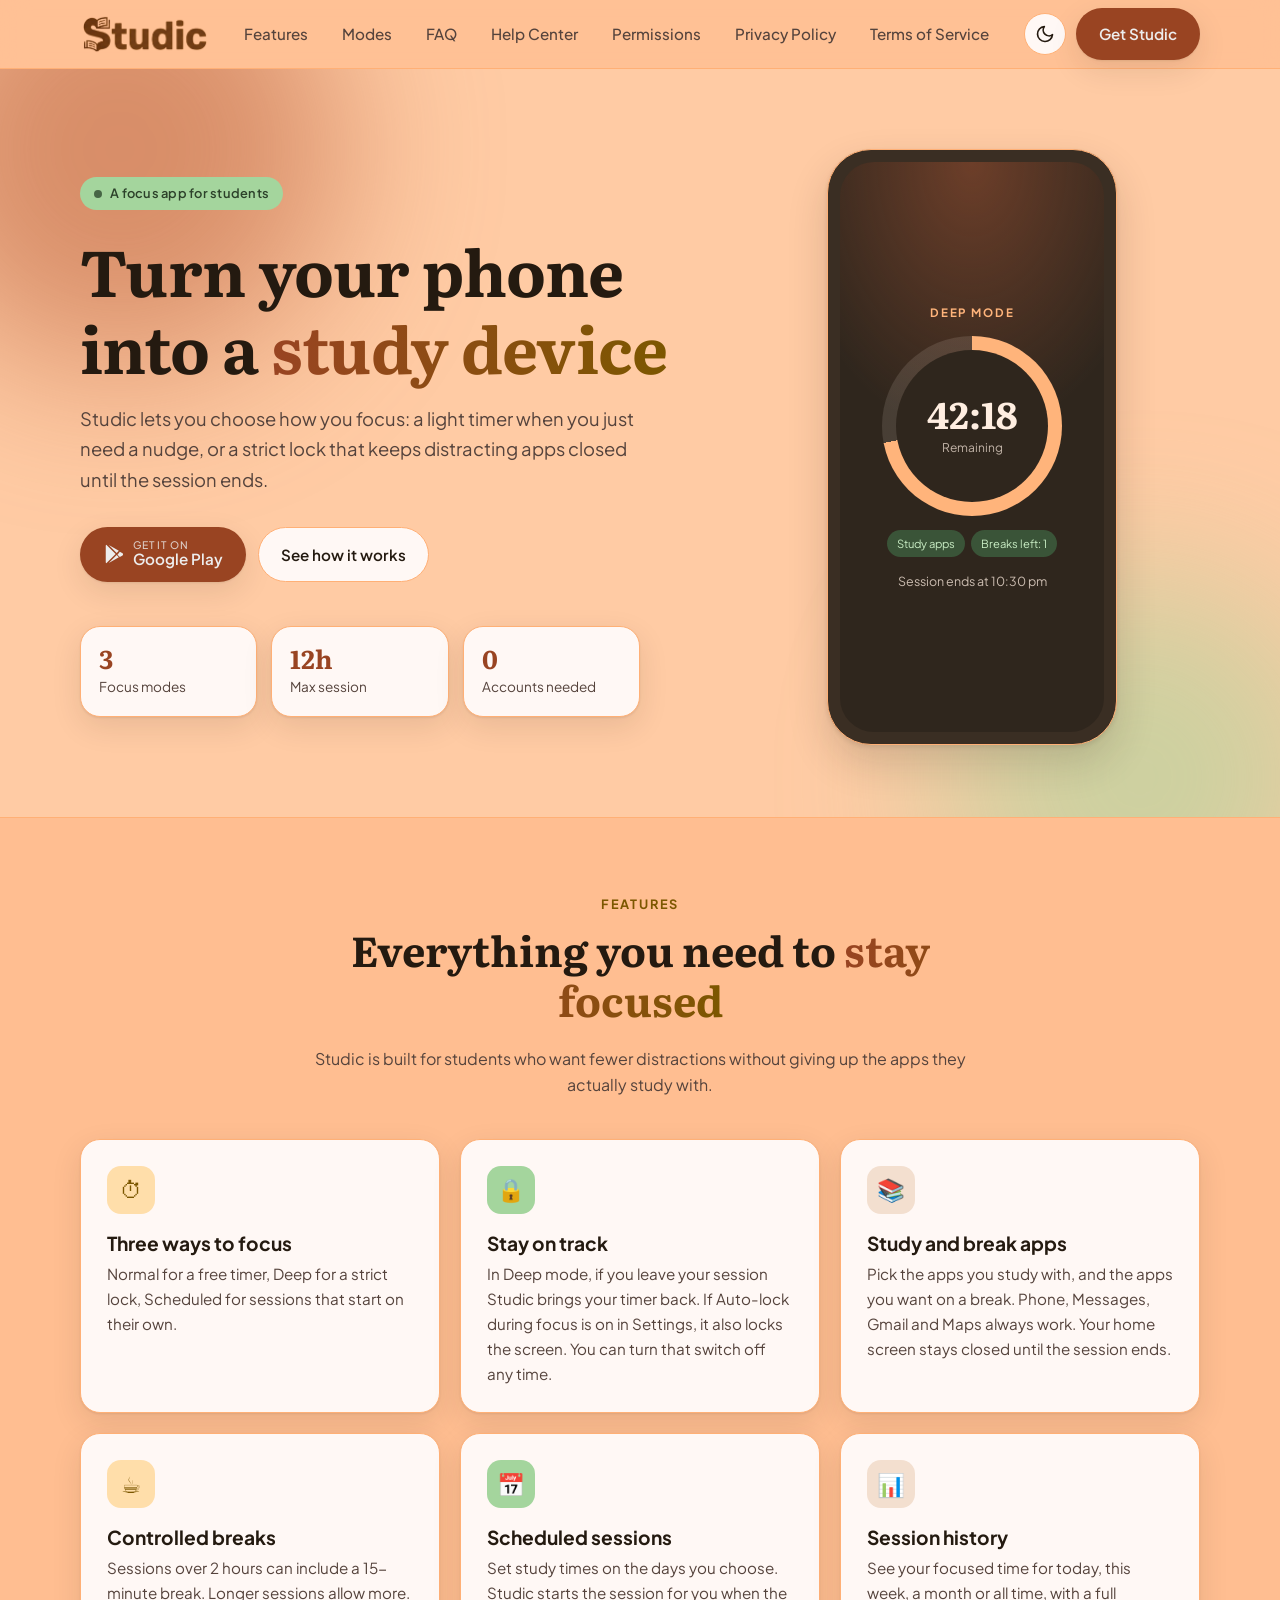
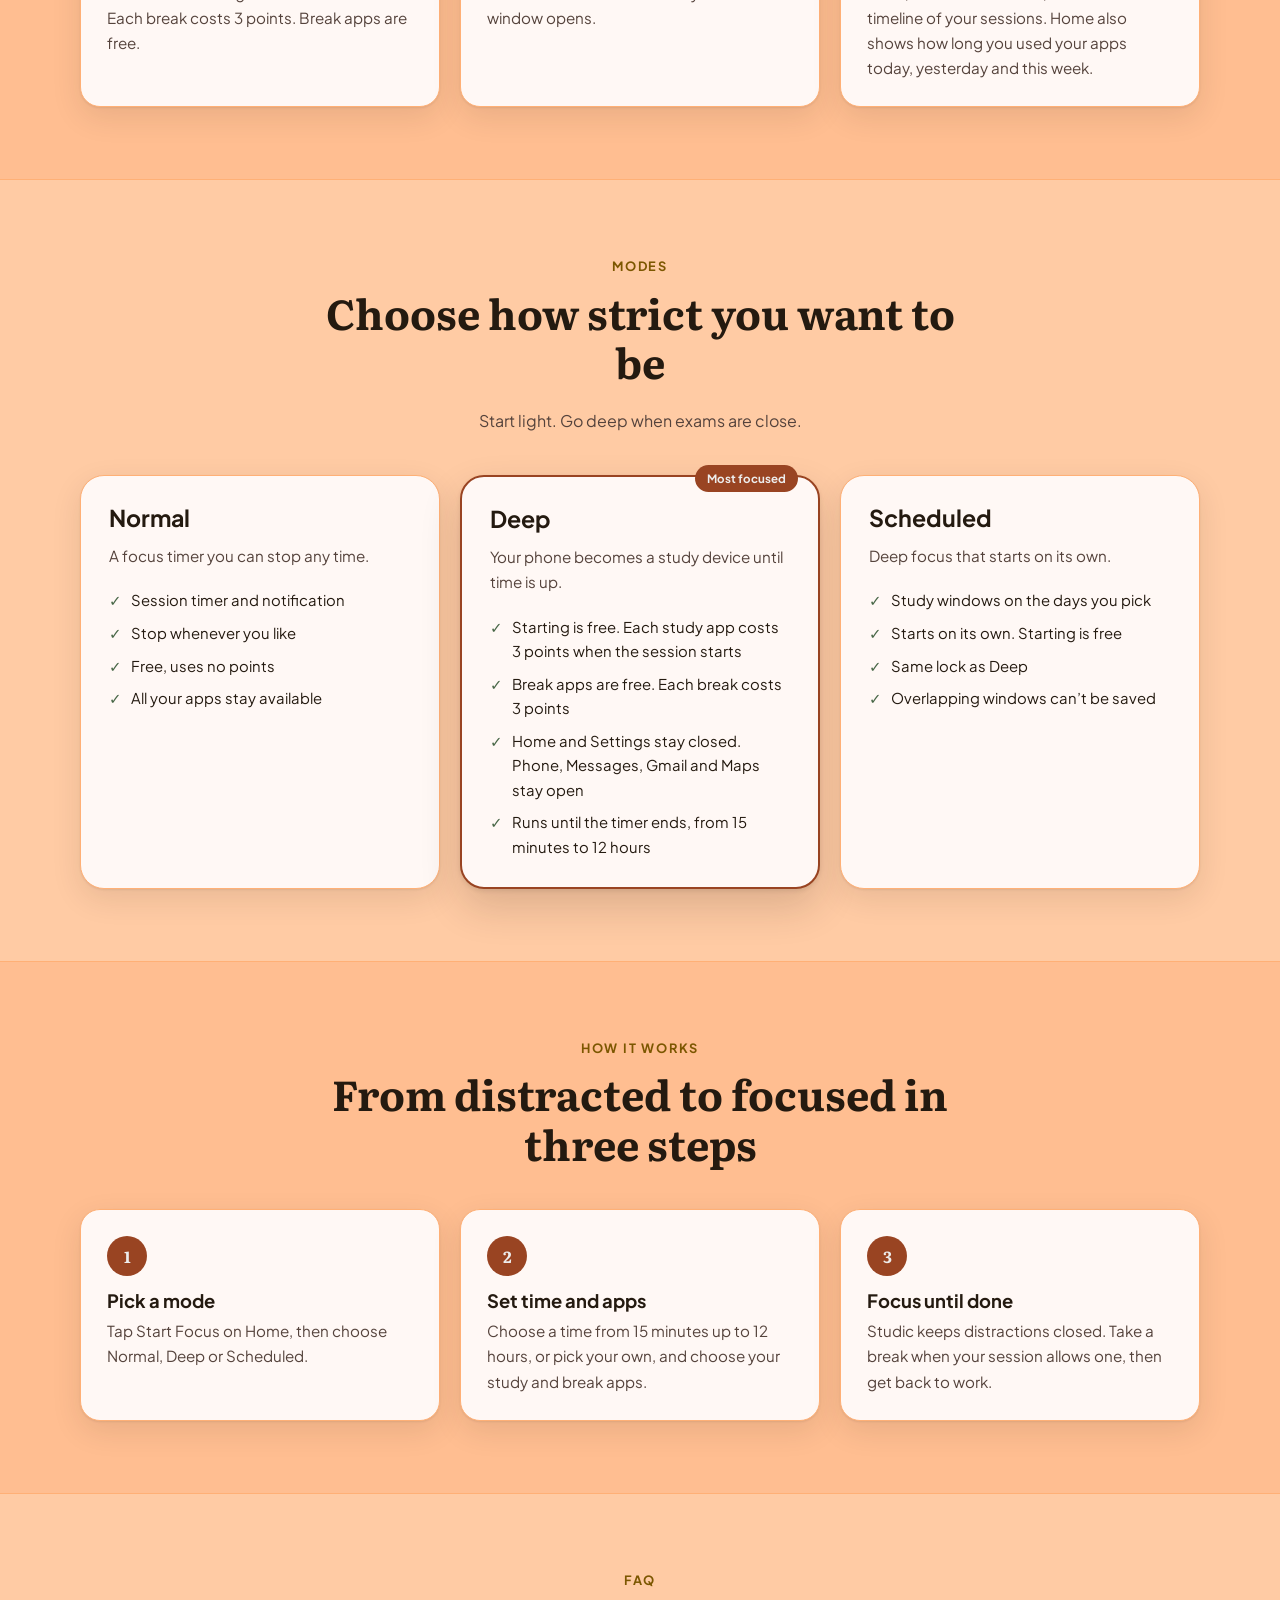
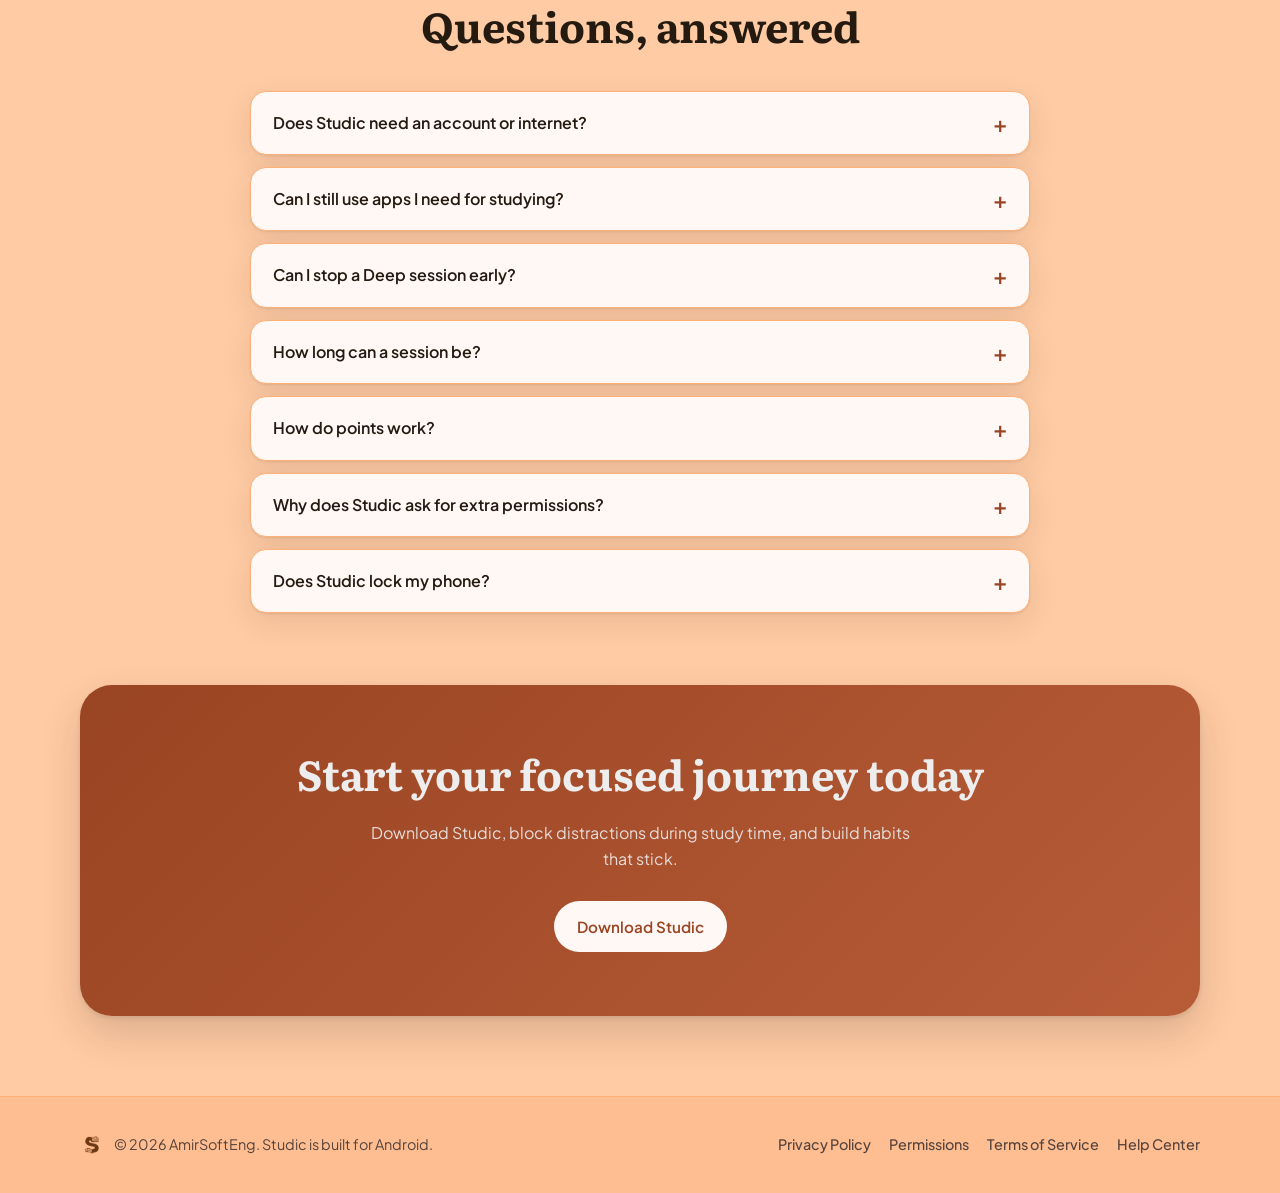
<file: index.html>
<!doctype html>
<html lang="en">
<head>
  <meta charset="utf-8">
  <meta name="viewport" content="width=device-width, initial-scale=1, viewport-fit=cover">
  <title>Studic — Study Deeply. Stay Focused.</title>
  <meta name="description" content="Studic is a focus app for students. Use a simple timer, or a strict mode that keeps distracting apps closed until your study time is over.">
  <meta name="theme-color" content="#ffb076">
  <link rel="icon" type="image/png" sizes="32x32" href="assets/img/favicon-32.png">
  <link rel="icon" type="image/png" sizes="192x192" href="assets/img/icon-192.png">
  <link rel="apple-touch-icon" href="assets/img/apple-touch-icon.png">
  <link rel="stylesheet" href="assets/css/style.css">
  <script src="assets/js/main.js"></script>
</head>
<body>
  <a class="skip-link" href="#main">Skip to content</a>

  <header class="site-header">
    <div class="container header-inner">
      <a class="brand" href="./" aria-label="Studic home"><img class="brand-logo brand-logo-light" src="assets/img/studic-wordmark.png" width="130" height="40" alt="Studic"><img class="brand-logo brand-logo-dark" src="assets/img/studic-wordmark-dark.png" width="130" height="40" alt="" aria-hidden="true"></a>
      <nav class="nav" id="site-nav" aria-label="Main">
        <a href="#features">Features</a>
        <a href="#modes">Modes</a>
        <a href="#faq">FAQ</a>
        <a href="help/">Help Center</a>
        <a href="permissions/">Permissions</a>
        <a href="privacy/">Privacy Policy</a>
        <a href="terms/">Terms of Service</a>
      </nav>
      <div class="header-actions">
        <button class="icon-btn" id="theme-toggle" type="button" aria-label="Switch to dark theme" aria-pressed="false">
          <svg class="icon-moon" viewBox="0 0 24 24" aria-hidden="true"><path d="M21 12.79A9 9 0 1 1 11.21 3 7 7 0 0 0 21 12.79z"/></svg>
          <svg class="icon-sun" viewBox="0 0 24 24" aria-hidden="true"><circle cx="12" cy="12" r="4"/><path d="M12 2v2M12 20v2M4.93 4.93l1.41 1.41M17.66 17.66l1.41 1.41M2 12h2M20 12h2M4.93 19.07l1.41-1.41M17.66 6.34l1.41-1.41"/></svg>
        </button>
        <a class="btn btn-primary header-cta" href="https://play.google.com/store/apps/details?id=com.amirsofteng.studic" rel="noopener" target="_blank">Get Studic</a>
        <button class="icon-btn menu-btn" id="menu-toggle" type="button" aria-label="Open menu" aria-controls="site-nav" aria-expanded="false">
          <svg viewBox="0 0 24 24" aria-hidden="true"><path d="M4 7h16M4 12h16M4 17h16"/></svg>
        </button>
      </div>
    </div>
  </header>

  <main id="main">
    <section class="hero">
      <div class="container hero-grid">
        <div>
          <span class="chip"><span class="chip-dot"></span>A focus app for students</span>
          <h1>Turn your phone into a <span class="gradient-text">study device</span></h1>
          <p class="lead">Studic lets you choose how you focus: a light timer when you just need a nudge, or a strict lock that keeps distracting apps closed until the session ends.</p>
          <div class="hero-actions">
            <a class="btn btn-primary" href="https://play.google.com/store/apps/details?id=com.amirsofteng.studic" rel="noopener" target="_blank">
              <svg fill="currentColor" viewBox="0 0 24 24" aria-hidden="true"><path d="M3.6 1.8 13.8 12 3.6 22.2c-.4-.2-.6-.6-.6-1.1V2.9c0-.5.2-.9.6-1.1Zm11.3 11.3 2.4 2.4-11 6.3 8.6-8.7Zm3.5-3.5 2.9 1.7c.8.5.8 1.8 0 2.3l-2.9 1.7-2.6-2.6 2.6-3.1ZM6.3 2.2l11 6.3-2.4 2.4-8.6-8.7Z"/></svg>
              <span class="btn-stack"><small>GET IT ON</small>Google Play</span>
            </a>
            <a class="btn btn-outline" href="#modes">See how it works</a>
          </div>
          <div class="stats">
            <div class="stat"><strong>3</strong><span>Focus modes</span></div>
            <div class="stat"><strong>12h</strong><span>Max session</span></div>
            <div class="stat"><strong>0</strong><span>Accounts needed</span></div>
          </div>
        </div>

        <div aria-hidden="true">
          <div class="phone">
            <div class="phone-screen">
              <span class="phone-mode">Deep mode</span>
              <div class="ring">
                <div class="ring-inner">
                  <strong>42:18</strong>
                  <span>Remaining</span>
                </div>
              </div>
              <div class="phone-chips"><span>Study apps</span><span>Breaks left: 1</span></div>
              <span class="phone-note">Session ends at 10:30 pm</span>
            </div>
          </div>
        </div>
      </div>
    </section>

    <section class="block block-alt" id="features">
      <div class="container">
        <div class="section-head">
          <span class="eyebrow">Features</span>
          <h2>Everything you need to <span class="gradient-text">stay focused</span></h2>
          <p>Studic is built for students who want fewer distractions without giving up the apps they actually study with.</p>
        </div>
        <div class="feature-grid">
          <div class="feature">
            <div class="feature-icon">&#9201;</div>
            <h3>Three ways to focus</h3>
            <p>Normal for a free timer, Deep for a strict lock, Scheduled for sessions that start on their own.</p>
          </div>
          <div class="feature">
            <div class="feature-icon">&#128274;</div>
            <h3>Stay on track</h3>
            <p>In Deep mode, if you leave your session Studic brings your timer back. If Auto-lock during focus is on in Settings, it also locks the screen. You can turn that switch off any time.</p>
          </div>
          <div class="feature">
            <div class="feature-icon">&#128218;</div>
            <h3>Study and break apps</h3>
            <p>Pick the apps you study with, and the apps you want on a break. Phone, Messages, Gmail and Maps always work. Your home screen stays closed until the session ends.</p>
          </div>
          <div class="feature">
            <div class="feature-icon">&#9749;</div>
            <h3>Controlled breaks</h3>
            <p>Sessions over 2 hours can include a 15-minute break. Longer sessions allow more. Each break costs 3 points. Break apps are free.</p>
          </div>
          <div class="feature">
            <div class="feature-icon">&#128197;</div>
            <h3>Scheduled sessions</h3>
            <p>Set study times on the days you choose. Studic starts the session for you when the window opens.</p>
          </div>
          <div class="feature">
            <div class="feature-icon">&#128202;</div>
            <h3>Session history</h3>
            <p>See your focused time for today, this week, a month or all time, with a full timeline of your sessions. Home also shows how long you used your apps today, yesterday and this week.</p>
          </div>
        </div>
      </div>
    </section>

    <section class="block" id="modes">
      <div class="container">
        <div class="section-head">
          <span class="eyebrow">Modes</span>
          <h2>Choose how strict you want to be</h2>
          <p>Start light. Go deep when exams are close.</p>
        </div>
        <div class="mode-grid">
          <div class="mode">
            <h3>Normal</h3>
            <p class="tagline">A focus timer you can stop any time.</p>
            <ul>
              <li>Session timer and notification</li>
              <li>Stop whenever you like</li>
              <li>Free, uses no points</li>
              <li>All your apps stay available</li>
            </ul>
          </div>
          <div class="mode mode-featured">
            <span class="mode-badge">Most focused</span>
            <h3>Deep</h3>
            <p class="tagline">Your phone becomes a study device until time is up.</p>
            <ul>
              <li>Starting is free. Each study app costs 3 points when the session starts</li>
              <li>Break apps are free. Each break costs 3 points</li>
              <li>Home and Settings stay closed. Phone, Messages, Gmail and Maps stay open</li>
              <li>Runs until the timer ends, from 15 minutes to 12 hours</li>
            </ul>
          </div>
          <div class="mode">
            <h3>Scheduled</h3>
            <p class="tagline">Deep focus that starts on its own.</p>
            <ul>
              <li>Study windows on the days you pick</li>
              <li>Starts on its own. Starting is free</li>
              <li>Same lock as Deep</li>
              <li>Overlapping windows can&rsquo;t be saved</li>
            </ul>
          </div>
        </div>
      </div>
    </section>

    <section class="block block-alt" id="how">
      <div class="container">
        <div class="section-head">
          <span class="eyebrow">How it works</span>
          <h2>From distracted to focused in three steps</h2>
        </div>
        <div class="step-grid">
          <div class="step">
            <h3>Pick a mode</h3>
            <p>Tap Start Focus on Home, then choose Normal, Deep or Scheduled.</p>
          </div>
          <div class="step">
            <h3>Set time and apps</h3>
            <p>Choose a time from 15 minutes up to 12 hours, or pick your own, and choose your study and break apps.</p>
          </div>
          <div class="step">
            <h3>Focus until done</h3>
            <p>Studic keeps distractions closed. Take a break when your session allows one, then get back to work.</p>
          </div>
        </div>
      </div>
    </section>

    <section class="block" id="faq">
      <div class="container">
        <div class="section-head">
          <span class="eyebrow">FAQ</span>
          <h2>Questions, answered</h2>
        </div>
        <div class="faq">
          <details>
            <summary>Does Studic need an account or internet?</summary>
            <p>No account is needed, and focus works without internet. Your sessions, schedules and history stay on your phone. You need to be online to watch an ad, buy points, or open Help and Privacy in the app. When you are online, Studic may also send a few simple usage counts. They never include your name, your apps or your points.</p>
          </details>
          <details>
            <summary>Can I still use apps I need for studying?</summary>
            <p>Yes. You choose study apps and break apps. Phone, Messages, Gmail and Maps always stay available. Your home screen stays closed until the session ends, including during a break.</p>
          </details>
          <details>
            <summary>Can I stop a Deep session early?</summary>
            <p>Deep and Scheduled sessions run until the timer ends. If you want to stop any time, use Normal mode.</p>
          </details>
          <details>
            <summary>How long can a session be?</summary>
            <p>From 15 minutes up to 12 hours. Sessions longer than 2 hours allow breaks, and longer sessions allow more of them.</p>
          </details>
          <details>
            <summary>How do points work?</summary>
            <p>Normal mode is free. Starting Deep or a schedule is free. Each study app costs 3 points, taken when the session starts. If you do not have enough points, those apps stay closed until you do. Each break costs 3 points. Break apps are free.</p>
            <p>Watch an ad for 15 points (up to 5 a day, 2 minutes apart), or buy a points pack. Under 3 points you are Starter. At 3 or more, without a pack, you are Plus. A pack makes you Pro and hides ads while you still have 3 or more points. If you drop under 3, Pro ends. Your points stay until you spend them.</p>
          </details>
          <details>
            <summary>Why does Studic ask for extra permissions?</summary>
            <p>Normal mode needs notifications only. Deep and Scheduled need a few extra permissions so Studic can keep other apps closed and, if you leave it on in Settings, lock the screen. Studic only asks when you set up those modes. Device admin is lock-screen only: it cannot read your private information, erase your phone or change your password. <a href="permissions/">See what each permission does</a>.</p>
          </details>
          <details>
            <summary>Does Studic lock my phone?</summary>
            <p>Only during a Deep or Scheduled session you started, and only if <strong>Settings &rarr; Auto-lock during focus</strong> is on (default on). You can turn it off. Unlocking still uses your own PIN, pattern or biometrics. Normal mode never locks the phone.</p>
          </details>
        </div>
      </div>
    </section>

    <section class="container cta-wrap">
      <div class="cta">
        <h2>Start your focused journey today</h2>
        <p>Download Studic, block distractions during study time, and build habits that stick.</p>
        <a class="btn" href="https://play.google.com/store/apps/details?id=com.amirsofteng.studic" rel="noopener" target="_blank">Download Studic</a>
      </div>
    </section>
  </main>

  <footer class="site-footer">
    <div class="container footer-inner">
      <span class="footer-brand"><img src="assets/img/studic-mark.png" width="24" height="24" alt="" aria-hidden="true">&copy; 2026 AmirSoftEng. Studic is built for Android.</span>
      <div class="footer-links">
        <a href="privacy/">Privacy Policy</a>
        <a href="permissions/">Permissions</a>
        <a href="terms/">Terms of Service</a>
        <a href="help/">Help Center</a>
      </div>
    </div>
  </footer>
</body>
</html>
</file>
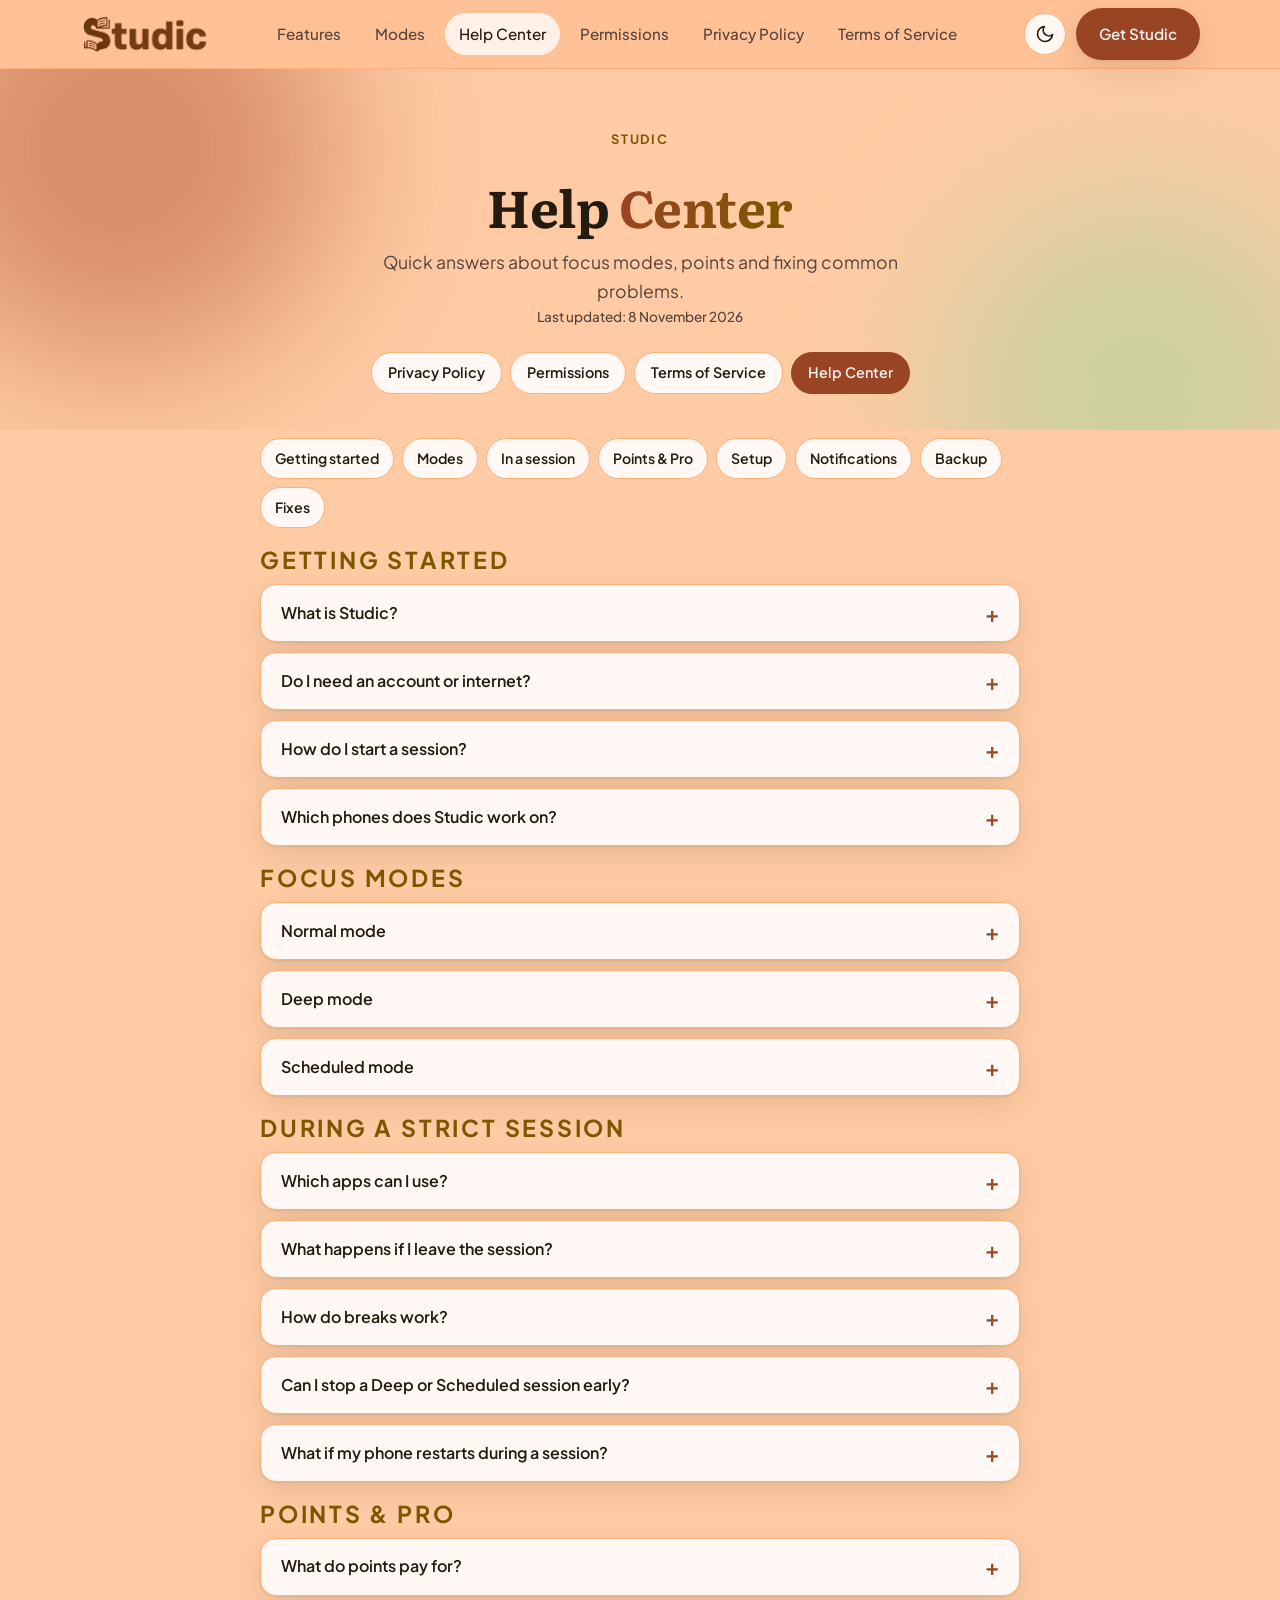
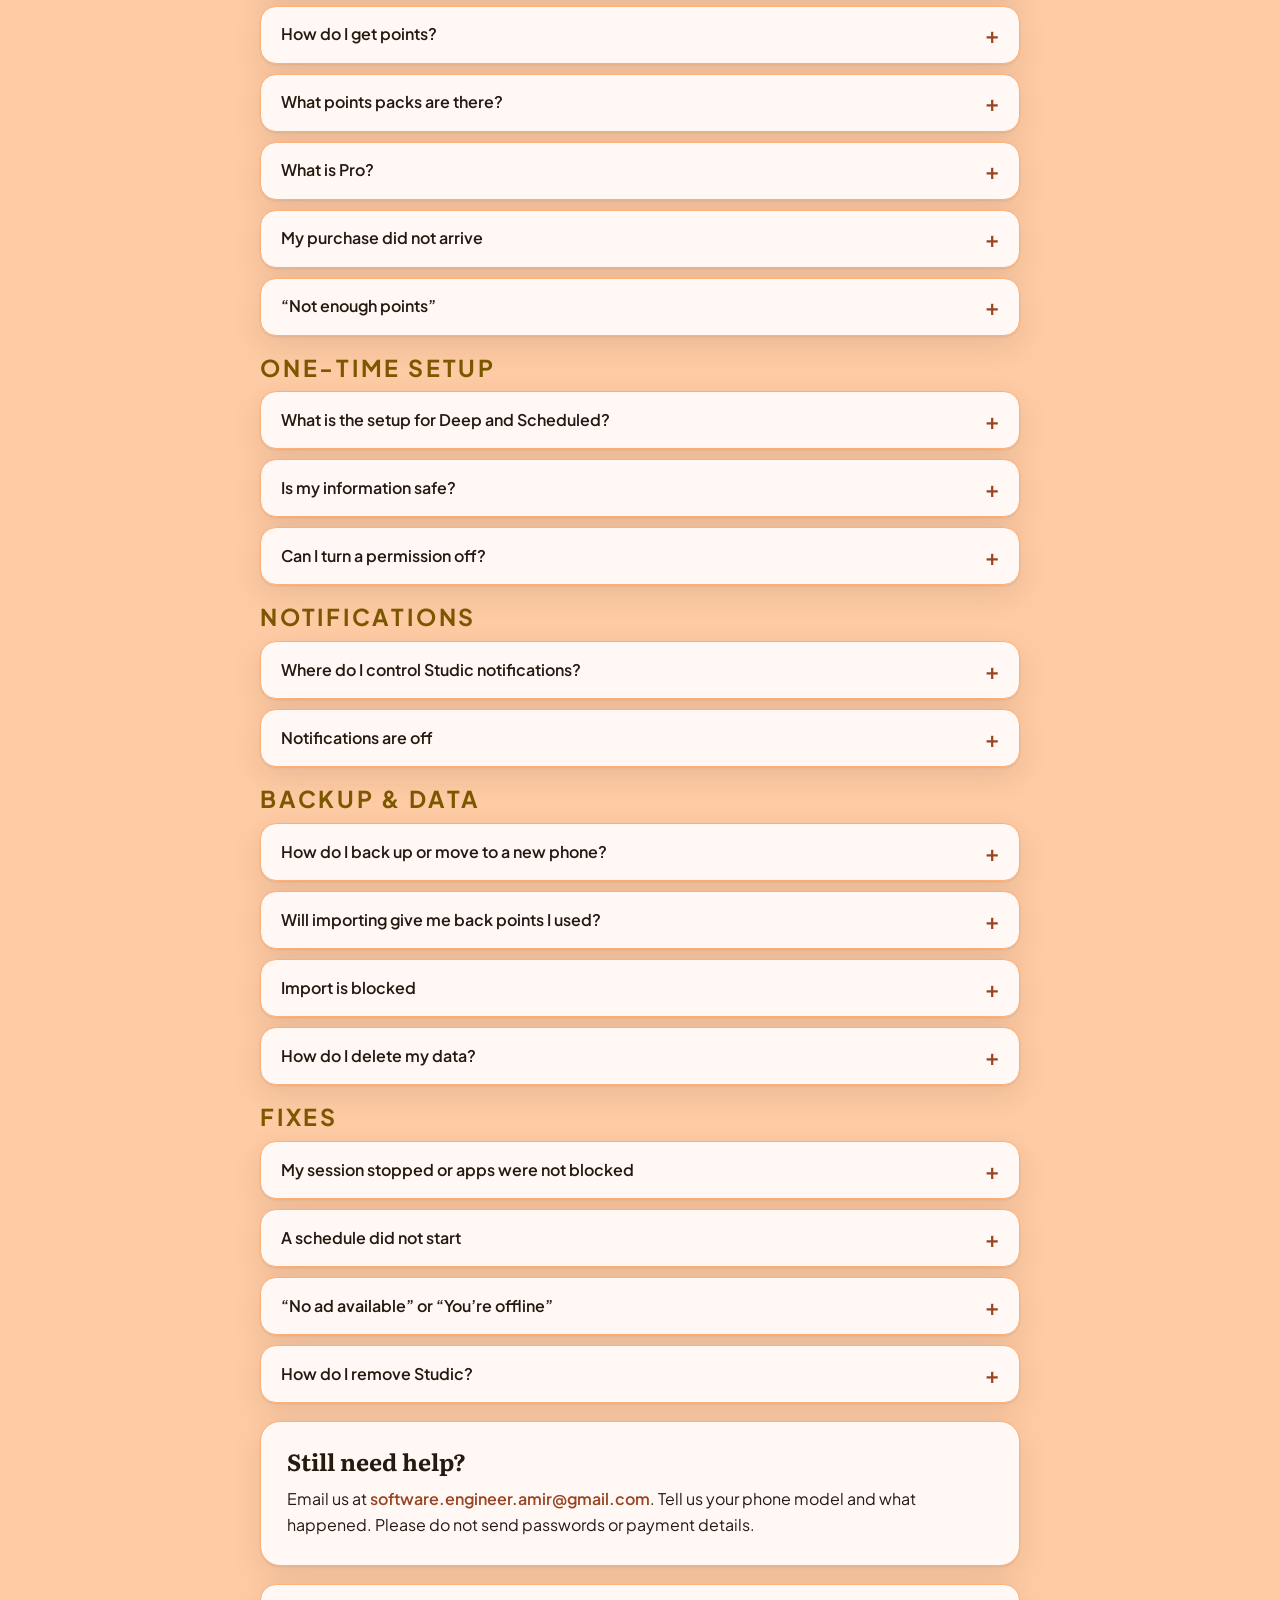
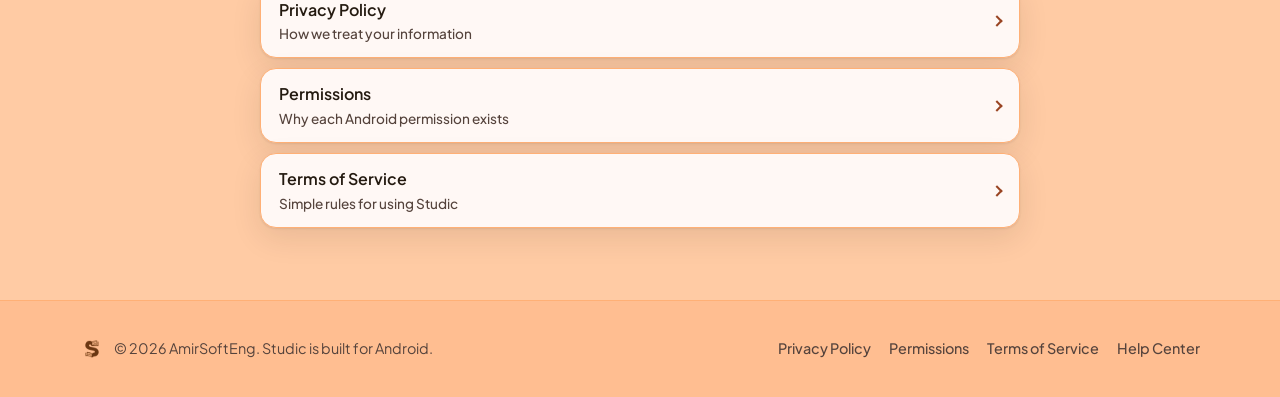
<file: help/index.html>
<!doctype html>
<html lang="en">
<head>
  <meta charset="utf-8">
  <meta name="viewport" content="width=device-width, initial-scale=1, viewport-fit=cover">
  <title>Help Center — Studic</title>
  <meta name="description" content="Answers about Studic: focus modes, breaks, points and Pro, permissions, backups and fixes.">
  <meta name="theme-color" content="#ffb076">
  <link rel="icon" type="image/png" sizes="32x32" href="../assets/img/favicon-32.png">
  <link rel="icon" type="image/png" sizes="192x192" href="../assets/img/icon-192.png">
  <link rel="apple-touch-icon" href="../assets/img/apple-touch-icon.png">
  <link rel="stylesheet" href="../assets/css/style.css">
  <script src="../assets/js/main.js"></script>
</head>
<body>
  <a class="skip-link" href="#main">Skip to content</a>

  <header class="site-header">
    <div class="container header-inner">
      <a class="brand" href="../" aria-label="Studic home"><img class="brand-logo brand-logo-light" src="../assets/img/studic-wordmark.png" width="130" height="40" alt="Studic"><img class="brand-logo brand-logo-dark" src="../assets/img/studic-wordmark-dark.png" width="130" height="40" alt="" aria-hidden="true"></a>
      <nav class="nav" id="site-nav" aria-label="Main">
        <a href="../#features">Features</a>
        <a href="../#modes">Modes</a>
        <a href="../help/" aria-current="page">Help Center</a>
        <a href="../permissions/">Permissions</a>
        <a href="../privacy/">Privacy Policy</a>
        <a href="../terms/">Terms of Service</a>
      </nav>
      <div class="header-actions">
        <button class="icon-btn" id="theme-toggle" type="button" aria-label="Switch to dark theme" aria-pressed="false">
          <svg class="icon-moon" viewBox="0 0 24 24" aria-hidden="true"><path d="M21 12.79A9 9 0 1 1 11.21 3 7 7 0 0 0 21 12.79z"/></svg>
          <svg class="icon-sun" viewBox="0 0 24 24" aria-hidden="true"><circle cx="12" cy="12" r="4"/><path d="M12 2v2M12 20v2M4.93 4.93l1.41 1.41M17.66 17.66l1.41 1.41M2 12h2M20 12h2M4.93 19.07l1.41-1.41M17.66 6.34l1.41-1.41"/></svg>
        </button>
        <a class="btn btn-primary header-cta" href="https://play.google.com/store/apps/details?id=com.amirsofteng.studic" rel="noopener" target="_blank">Get Studic</a>
        <button class="icon-btn menu-btn" id="menu-toggle" type="button" aria-label="Open menu" aria-controls="site-nav" aria-expanded="false">
          <svg viewBox="0 0 24 24" aria-hidden="true"><path d="M4 7h16M4 12h16M4 17h16"/></svg>
        </button>
      </div>
    </div>
  </header>

  <section class="doc-hero">
    <div class="container">
      <span class="eyebrow">Studic</span>
      <h1>Help <span class="gradient-text">Center</span></h1>
      <p class="lead">Quick answers about focus modes, points and fixing common problems.</p>
      <p class="meta">Last updated: 8 November 2026</p>
      <nav class="doc-tabs" aria-label="Pages">
        <a href="../privacy/">Privacy Policy</a>
        <a href="../permissions/">Permissions</a>
        <a href="../terms/">Terms of Service</a>
        <a href="./" aria-current="page">Help Center</a>
      </nav>
    </div>
  </section>

  <main class="page" id="main">
    <nav class="topics" aria-label="Help topics">
      <a href="#start">Getting started</a>
      <a href="#modes">Modes</a>
      <a href="#session">In a session</a>
      <a href="#points">Points &amp; Pro</a>
      <a href="#permissions">Setup</a>
      <a href="#notifications">Notifications</a>
      <a href="#backup">Backup</a>
      <a href="#fix">Fixes</a>
    </nav>

    <section id="start">
      <h2 class="group-title">Getting started</h2>

      <details class="acc">
        <summary>What is Studic?</summary>
        <div class="acc-body">
          <p>Studic helps you focus on your studies. Use a simple timer, or a strict mode that keeps distracting apps closed until your study time is over.</p>
        </div>
      </details>

      <details class="acc">
        <summary>Do I need an account or internet?</summary>
        <div class="acc-body">
          <p>No account is needed, and focus works without internet. You need to be online to watch an ad, buy or restore points, or read these Help pages. When your phone is online, Studic may also send a few simple usage counts, like finishing setup or your first session. They never include your name, your apps or your points. Read the <a href="../privacy/#analytics">Privacy Policy</a>.</p>
        </div>
      </details>

      <details class="acc">
        <summary>How do I start a session?</summary>
        <div class="acc-body">
          <ol class="steps">
            <li>On <strong>Home</strong>, tap <strong>Start Focus</strong>.</li>
            <li>Pick <strong>Normal</strong>, <strong>Deep</strong> or <strong>Schedule</strong>.</li>
            <li>Choose how long, and for Deep, your apps. Then start.</li>
          </ol>
          <p>The first time you use Deep or Schedule, Studic guides you through a quick <a href="#permissions">one-time setup</a>. Each permission is explained on the <a href="../permissions/">Permissions</a> page.</p>
        </div>
      </details>

      <details class="acc">
        <summary>Which phones does Studic work on?</summary>
        <div class="acc-body">
          <p>Android phones with Android 8.0 or newer. You can switch to a dark look with <strong>Settings &rarr; Dark Theme</strong>.</p>
        </div>
      </details>
    </section>

    <section id="modes">
      <h2 class="group-title">Focus modes</h2>

      <details class="acc">
        <summary>Normal mode</summary>
        <div class="acc-body">
          <ul class="checks">
            <li>Free.</li>
            <li>All your apps stay available.</li>
            <li>You can tap <strong>Stop</strong> any time.</li>
          </ul>
        </div>
      </details>

      <details class="acc">
        <summary>Deep mode</summary>
        <div class="acc-body">
          <ul class="checks">
            <li>Strict. The session ends when the timer ends.</li>
            <li>You choose study apps and break apps. Phone, Messages, Gmail and Maps stay open.</li>
            <li>Starting is free. Study apps cost 3 points each, taken when the session starts. See <a href="#points">Points &amp; Pro</a>.</li>
            <li>Needs the quick one-time setup.</li>
          </ul>
          <p><strong>How long:</strong> 15 min, 30 min, 45 min, 1 hour, then every hour from 2 hours up to 12 hours. You can also pick your own length, up to 11 hours 59 minutes.</p>
        </div>
      </details>

      <details class="acc">
        <summary>Scheduled mode</summary>
        <div class="acc-body">
          <p>Set a study time and Studic starts a strict session for you. It follows the same lock, apps and breaks as Deep. Creating a schedule is free, and starting it is free.</p>
          <p>Open <strong>Modes &rarr; Schedule &rarr; Manage</strong>, then add a schedule with:</p>
          <ul>
            <li>A name, start time and end time</li>
            <li>The days of the week</li>
            <li><strong>Auto-start</strong> on or off</li>
          </ul>
          <p>Each schedule can be up to 12 hours, and all your schedules together can add up to 12 hours. Schedules that overlap can&rsquo;t be saved.</p>
          <p>When a schedule starts and you are in another app, Studic brings you back to your timer. If Auto-lock during focus is on, it also locks the screen. If a Normal session is running, it stops and the strict session begins.</p>
          <p>Study apps cost points when the session starts. If you do not have enough points, those apps stay closed until you do. If a Deep session is already running, the schedule waits. When Deep ends, it starts for the time still left in the window.</p>
        </div>
      </details>
    </section>

    <section id="session">
      <h2 class="group-title">During a strict session</h2>

      <details class="acc">
        <summary>Which apps can I use?</summary>
        <div class="acc-body">
          <ul>
            <li><strong>Study apps</strong> open during focus and during a break. Each one costs 3 points, once in that session. Studic takes the points when the session starts. If you do not have enough, those apps stay closed until you do.</li>
            <li><strong>Break apps</strong> are free. They open only during a break.</li>
            <li><strong>Phone, Messages, Gmail and Maps</strong> always work, for free.</li>
            <li>Your home screen stays closed during focus and during a break.</li>
            <li>Settings stays closed until the session ends, unless you added that app yourself.</li>
          </ul>
        </div>
      </details>

      <details class="acc">
        <summary>What happens if I leave the session?</summary>
        <div class="acc-body">
          <p>Studic brings your timer back.</p>
          <p>If <strong>Settings &rarr; Auto-lock during focus</strong> is on (it is on by default), Studic also locks the phone, the same way the power button does. When you unlock with your usual PIN, pattern or biometrics, you are back on the timer. Studic cannot read your private information, erase your phone or change your password.</p>
          <p>You can turn Auto-lock off any time in Settings. The timer still returns; the screen will not lock. Normal mode never locks the phone.</p>
        </div>
      </details>

      <details class="acc">
        <summary>How do breaks work?</summary>
        <div class="acc-body">
          <p>Longer sessions allow more breaks:</p>
          <dl class="rows">
            <div><dt>Up to 2 hours</dt><dd>No breaks</dd></div>
            <div><dt>Over 2 up to 3 hours</dt><dd>1 break</dd></div>
            <div><dt>Over 3 up to 4 hours</dt><dd>2 breaks</dd></div>
            <div><dt>Over 4 up to 6 hours</dt><dd>3 breaks</dd></div>
            <div><dt>Over 6 up to 8 hours</dt><dd>5 breaks</dd></div>
            <div><dt>Over 8 up to 12 hours</dt><dd>6 breaks</dd></div>
          </dl>
          <ul>
            <li>Each break lasts 15 minutes and costs 3 points. You need at least 60 minutes left on the timer.</li>
            <li><strong>Resume Focus</strong> ends a break early.</li>
            <li>Your timer shows how many breaks you have left.</li>
          </ul>
        </div>
      </details>

      <details class="acc">
        <summary>Can I stop a Deep or Scheduled session early?</summary>
        <div class="acc-body">
          <p>The session runs until the timer ends, so choose a length you can finish. Phone, Messages, Gmail and Maps still work. If you are new, start with 15 or 30 minutes.</p>
        </div>
      </details>

      <details class="acc">
        <summary>What if my phone restarts during a session?</summary>
        <div class="acc-body">
          <p>If a Deep or Scheduled session is still running, Studic brings it back and adds 1 hour to the time left. If the session had already ended, nothing is added.</p>
        </div>
      </details>
    </section>

    <section id="points">
      <h2 class="group-title">Points &amp; Pro</h2>

      <details class="acc">
        <summary>What do points pay for?</summary>
        <div class="acc-body">
          <dl class="rows">
            <div><dt>Start Deep or a schedule</dt><dd>Free</dd></div>
            <div><dt>Create a schedule</dt><dd>Free</dd></div>
            <div><dt>Each study app</dt><dd>3 points, once per session</dd></div>
            <div><dt>Break apps</dt><dd>Free</dd></div>
            <div><dt>Each break you take</dt><dd>3 points</dd></div>
            <div><dt>Normal mode</dt><dd>Free</dd></div>
          </dl>
          <p>The study-app cost is taken when a Deep or Scheduled session starts. If you do not have enough points, those apps stay closed until you do. A break is charged when it starts. Your points stay until you spend them.</p>
        </div>
      </details>

      <details class="acc">
        <summary>How do I get points?</summary>
        <div class="acc-body">
          <ul>
            <li><strong>Watch an ad:</strong> +15 points when the ad finishes. You need internet. Up to 5 ads a day, with 2 minutes between them. Hidden while you are Pro.</li>
            <li><strong>Buy a pack.</strong> Any pack makes you Pro while you still have 3 or more points.</li>
          </ul>
          <p>Your points stay until you spend them. You can watch an ad from Home, the side menu, when a session ends, or while you are setting up.</p>
        </div>
      </details>

      <details class="acc">
        <summary>What points packs are there?</summary>
        <div class="acc-body">
          <dl class="rows">
            <div><dt>Starter pack</dt><dd>450 points &middot; US$1.99</dd></div>
            <div><dt>Popular pack</dt><dd>950 points &middot; US$2.99</dd></div>
            <div><dt>Ultimate pack</dt><dd>2,100 points &middot; US$3.99</dd></div>
          </dl>
          <p>Google Play shows the price for your country when you buy. Packs are one-time purchases. Your points stay until you spend them.</p>
        </div>
      </details>

      <details class="acc">
        <summary>What is Pro?</summary>
        <div class="acc-body">
          <ul class="checks">
            <li><strong>Starter:</strong> under 3 points.</li>
            <li><strong>Plus:</strong> 3 or more points, and you are not Pro.</li>
            <li><strong>Pro:</strong> you bought a pack and you still have 3 or more points. Ads are hidden.</li>
          </ul>
          <p>If your balance drops under 3, Pro ends and you are Starter again. Your old purchases stay in Purchase History. The next ad makes you Plus. Buying a pack again makes you Pro again.</p>
        </div>
      </details>

      <details class="acc">
        <summary>My purchase did not arrive</summary>
        <div class="acc-body">
          <ol class="steps">
            <li>Connect to the internet.</li>
            <li>Open <strong>Settings &rarr; Purchase History</strong>.</li>
            <li>Tap <strong>Restore purchases</strong>. Studic checks Google Play for any pack you paid for but did not receive.</li>
          </ol>
          <p>Still missing? Email us with your Google Play order number.</p>
        </div>
      </details>

      <details class="acc">
        <summary>&ldquo;Not enough points&rdquo;</summary>
        <div class="acc-body">
          <p>On the timer, tap OK. While you are setting up, you can watch an ad or buy a pack.</p>
        </div>
      </details>
    </section>

    <section id="permissions">
      <h2 class="group-title">One-time setup</h2>

      <details class="acc">
        <summary>What is the setup for Deep and Scheduled?</summary>
        <div class="acc-body">
          <p>A short guide the first time you use Deep or Scheduled. It helps you turn on:</p>
          <ol class="steps">
            <li><strong>Usage access</strong>: so Studic knows which app is on screen during the session you started.</li>
            <li><strong>Device admin</strong>: so Studic can lock the screen when you leave, if Auto-lock is on. Lock-screen only; it cannot wipe the phone or change your password.</li>
            <li><strong>Display over other apps</strong>: a full-screen recovery screen if the phone restarts mid-session. Not used for ads.</li>
            <li><strong>Background running</strong>: so your phone does not stop Studic mid-session.</li>
            <li><strong>Auto-start</strong>: only on phones that have this extra switch.</li>
          </ol>
          <p>You can check them any time in <strong>Settings &rarr; Permissions Manager</strong>. A full explanation of each one is on the <a href="../permissions/">Permissions</a> page.</p>
        </div>
      </details>

      <details class="acc">
        <summary>Is my information safe?</summary>
        <div class="acc-body">
          <p>Yes. During a strict session Studic only checks the name of the app on screen. It never reads your messages, passwords or anything you type. There is no Studic server. When you are online, Studic may send a few simple usage counts to Google Firebase. They never include your apps or your points. Device admin cannot erase your phone or change your password. Read more in our <a href="../privacy/#analytics">Privacy Policy</a> and <a href="../permissions/">Permissions</a>.</p>
        </div>
      </details>

      <details class="acc">
        <summary>Can I turn a permission off?</summary>
        <div class="acc-body">
          <p>Yes, in your phone&rsquo;s Settings. Deep and Scheduled will stop working until you turn it back on. Normal mode only needs notifications.</p>
        </div>
      </details>

    </section>

    <section id="notifications">
      <h2 class="group-title">Notifications</h2>

      <details class="acc">
        <summary>Where do I control Studic notifications?</summary>
        <div class="acc-body">
          <p>Open <strong>Settings &rarr; Notifications Manager</strong>.</p>
          <ul>
            <li><strong>Session timer</strong> (on by default): remaining time while you focus. Turn off if you do not want that on the lock screen.</li>
            <li><strong>Hide system notifications</strong> (off until you allow Notification access): during a session, dismisses other apps&rsquo; shade notifications. Study apps stay; alarms and calls stay. Notification text is not uploaded.</li>
          </ul>
          <p>After you have completed sessions, Studic may remind you at your usual start hour if you miss a day, or on quiet day 3 and 4. Opening Studic starts that count again.</p>
        </div>
      </details>

      <details class="acc">
        <summary>Notifications are off</summary>
        <div class="acc-body">
          <p>Allow notifications for Studic so you can see the timer and the quiet reminder. If they stay off, Studic still works, and scheduled sessions can still start. Use Notifications Manager or Android Settings to allow them again.</p>
        </div>
      </details>
    </section>

    <section id="backup">
      <h2 class="group-title">Backup &amp; data</h2>

      <details class="acc">
        <summary>How do I back up or move to a new phone?</summary>
        <div class="acc-body">
          <p>Open <strong>Settings</strong> and use these two options:</p>
          <ul>
            <li><strong>Export Backup</strong> saves a backup file (settings, schedules, history and purchase records) wherever you choose.</li>
            <li><strong>Import backup</strong> restores from that file. Your settings and schedules are replaced, and your history is added to. You see a summary and confirm before anything changes.</li>
          </ul>
          <p>Studic does not have its own online backup. If your phone&rsquo;s own backup is on, Android may also bring your data back on a new phone.</p>
        </div>
      </details>

      <details class="acc">
        <summary>Will importing give me back points I used?</summary>
        <div class="acc-body">
          <p>No. Your points total is not copied from the file, and points you already used stay used. A pack you bought is added only if that phone has not saved the purchase yet.</p>
        </div>
      </details>

      <details class="acc">
        <summary>Import is blocked</summary>
        <div class="acc-body">
          <p>You can&rsquo;t import or restore while a focus session is running, so finish the session first. Files that are damaged, changed, empty, too large or made by a newer version of Studic can&rsquo;t be used.</p>
        </div>
      </details>

      <details class="acc">
        <summary>How do I delete my data?</summary>
        <div class="acc-body">
          <p>Everything is on your phone. Use <strong>Settings &rarr; Uninstall Studic</strong>, or clear Studic&rsquo;s storage in your phone&rsquo;s app settings.</p>
        </div>
      </details>
    </section>

    <section id="fix">
      <h2 class="group-title">Fixes</h2>

      <details class="acc">
        <summary>My session stopped or apps were not blocked</summary>
        <div class="acc-body">
          <p>Some phones close apps in the background to save battery. Check <strong>Settings &rarr; Permissions Manager</strong>, then:</p>
          <ul>
            <li>Let Studic run in the background (no battery restriction).</li>
            <li>Turn on <strong>Auto-start</strong> for Studic if your phone has it (common on Xiaomi, Oppo, Vivo, Huawei and Samsung). The setup screen shows steps for your phone.</li>
            <li>Make sure Usage access, Device admin and Display over other apps are on.</li>
          </ul>
        </div>
      </details>

      <details class="acc">
        <summary>A schedule did not start</summary>
        <div class="acc-body">
          <ul>
            <li>The one-time setup must be finished.</li>
            <li><strong>Auto-start</strong> must be on for that schedule.</li>
            <li>If a Deep session was running, the schedule starts only for the time still left after Deep ends.</li>
            <li>Check background running and auto-start (above), and that your phone was switched on.</li>
            <li>Allow alarms and reminders for Studic if your phone asks.</li>
          </ul>
        </div>
      </details>

      <details class="acc">
        <summary>&ldquo;No ad available&rdquo; or &ldquo;You&rsquo;re offline&rdquo;</summary>
        <div class="acc-body">
          <p>Turn on Wi-Fi or mobile data. If no ad is ready, tap OK, then open Watch ad later. You can review your ad choice any time with <strong>Ad privacy settings</strong> on the Watch ad screen.</p>
        </div>
      </details>

      <details class="acc">
        <summary>How do I remove Studic?</summary>
        <div class="acc-body">
          <p>Use <strong>Settings &rarr; Uninstall Studic</strong>. You can also uninstall it from your phone&rsquo;s Settings once no strict session is running.</p>
        </div>
      </details>
    </section>

    <section class="card" id="contact">
      <h2>Still need help?</h2>
      <p>Email us at <a href="mailto:software.engineer.amir@gmail.com">software.engineer.amir@gmail.com</a>. Tell us your phone model and what happened. Please do not send passwords or payment details.</p>
    </section>

    <section aria-label="More pages">
      <div class="linklist">
        <a href="../privacy/"><div>Privacy Policy<span>How we treat your information</span></div></a>
        <a href="../permissions/"><div>Permissions<span>Why each Android permission exists</span></div></a>
        <a href="../terms/"><div>Terms of Service<span>Simple rules for using Studic</span></div></a>
      </div>
    </section>
  </main>

  <footer class="site-footer">
    <div class="container footer-inner">
      <span class="footer-brand"><img src="../assets/img/studic-mark.png" width="24" height="24" alt="" aria-hidden="true">&copy; 2026 AmirSoftEng. Studic is built for Android.</span>
      <div class="footer-links">
        <a href="../privacy/">Privacy Policy</a>
        <a href="../permissions/">Permissions</a>
        <a href="../terms/">Terms of Service</a>
        <a href="../help/">Help Center</a>
      </div>
    </div>
  </footer>
</body>
</html>
</file>
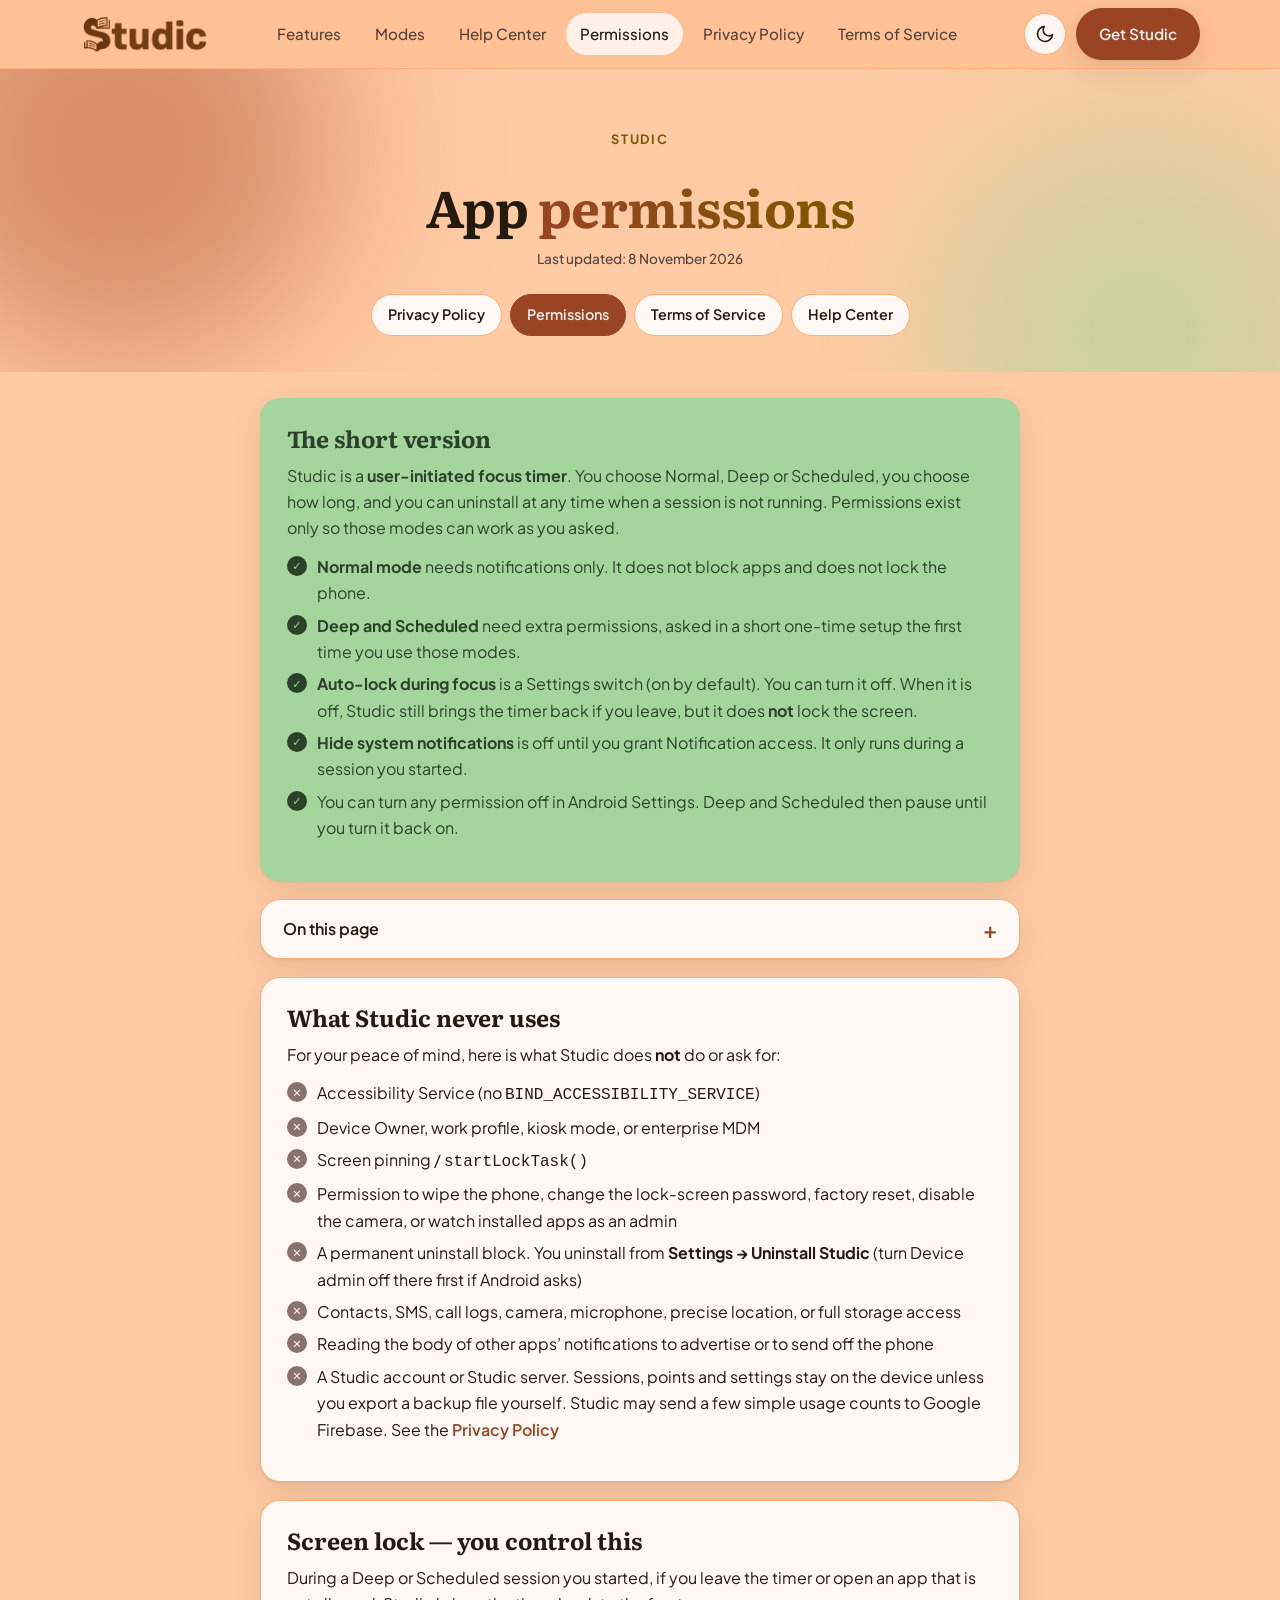
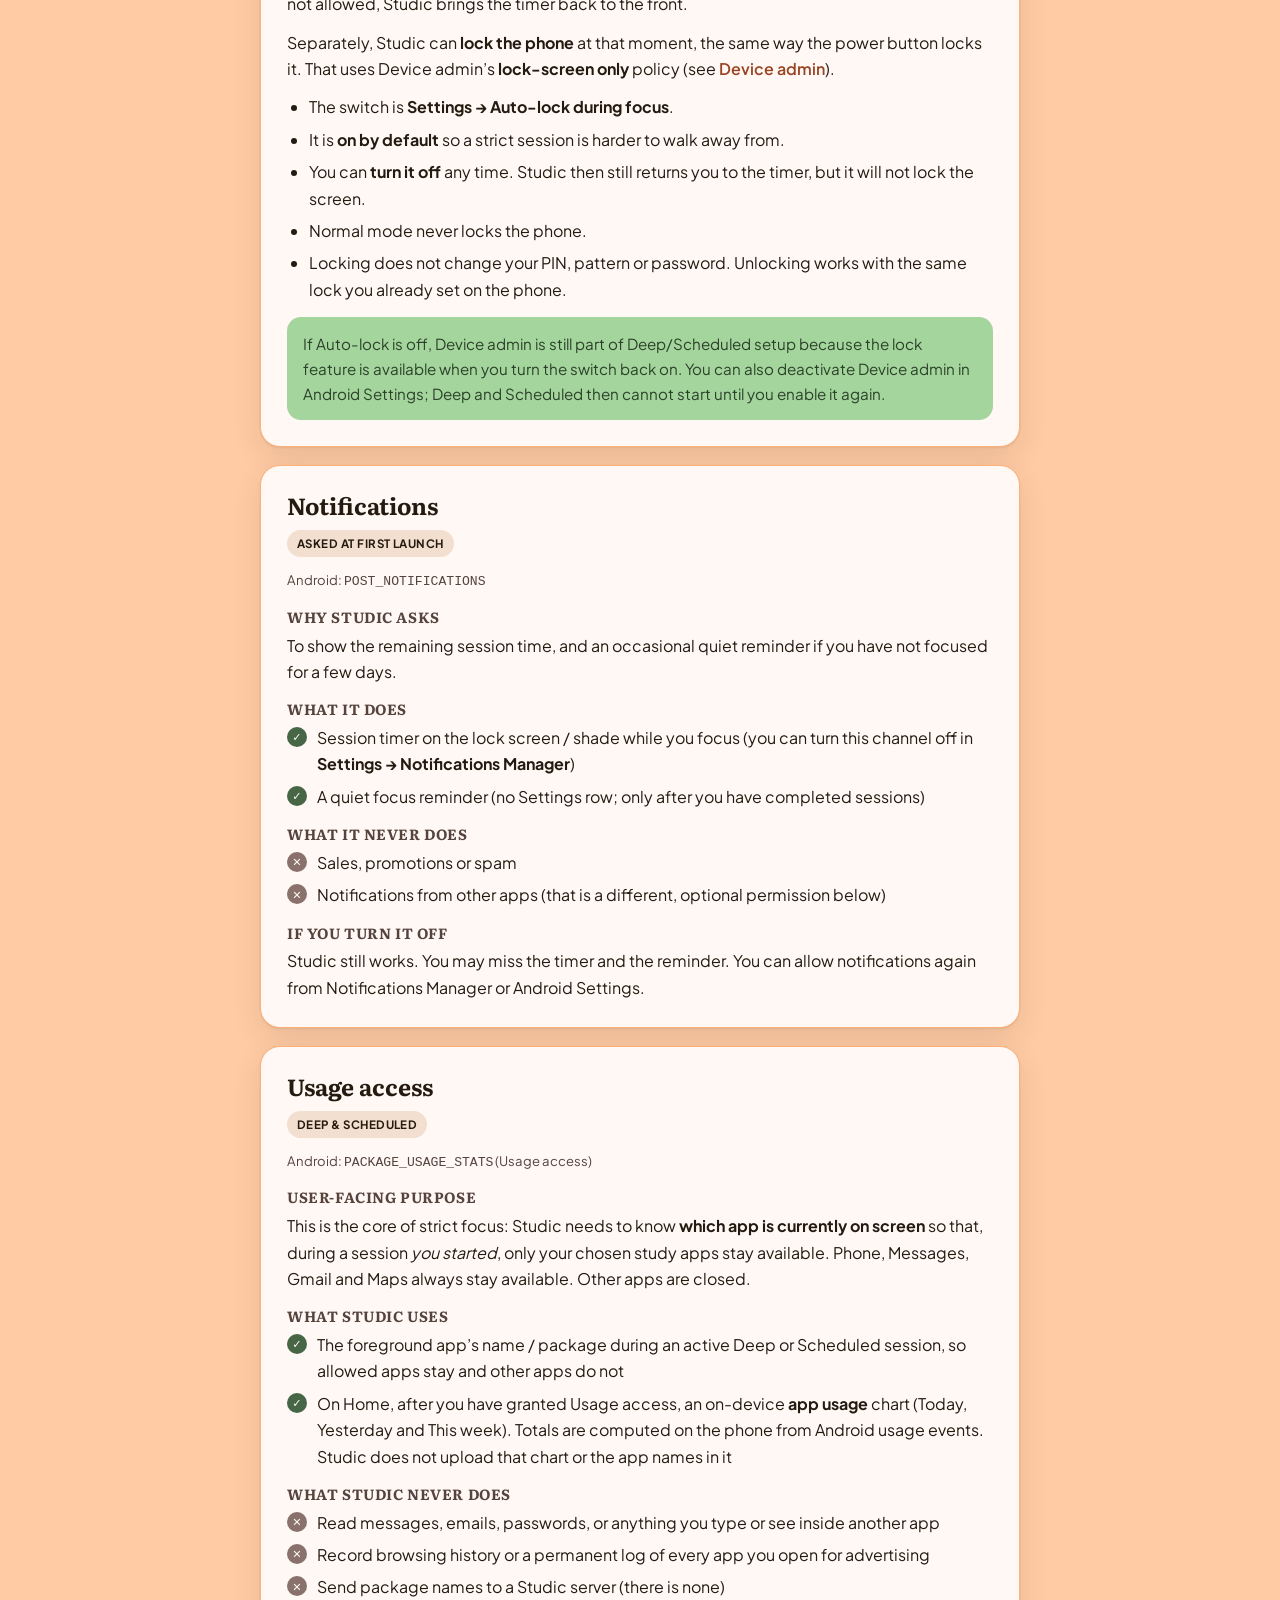
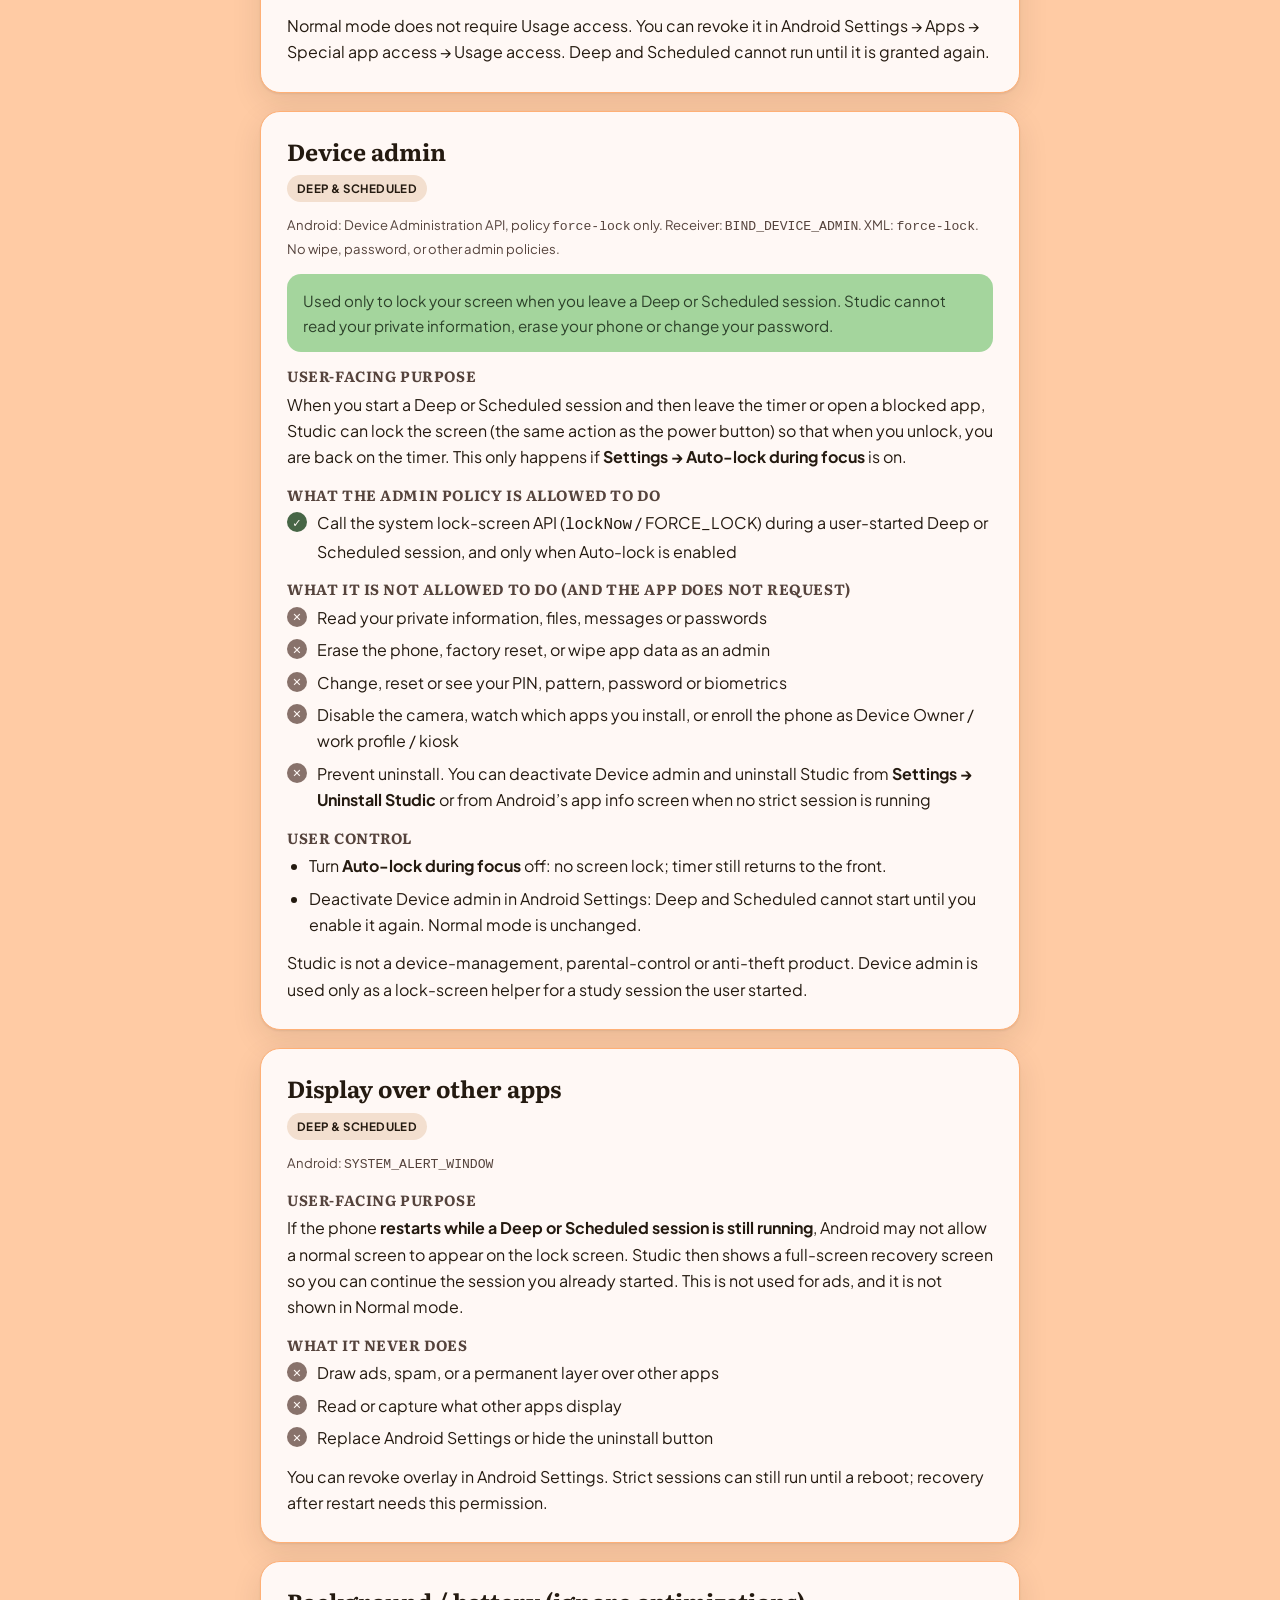
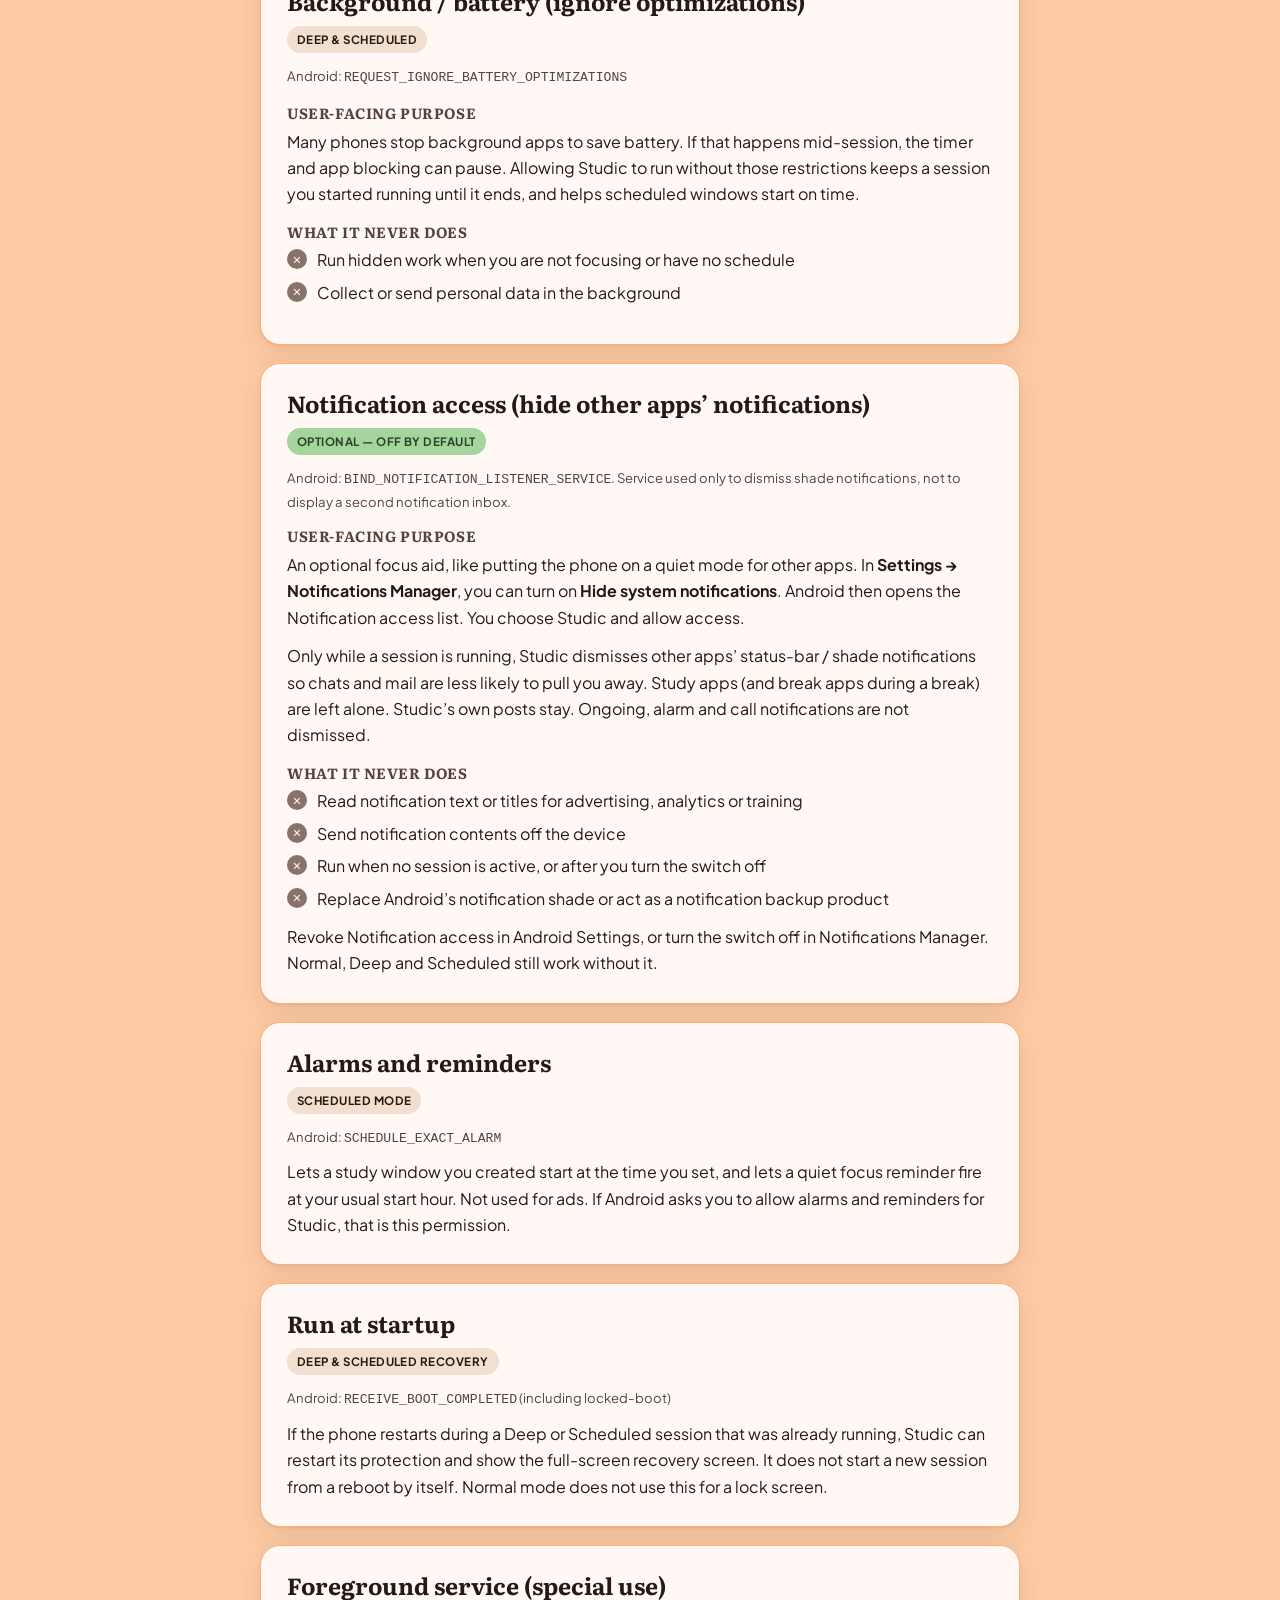
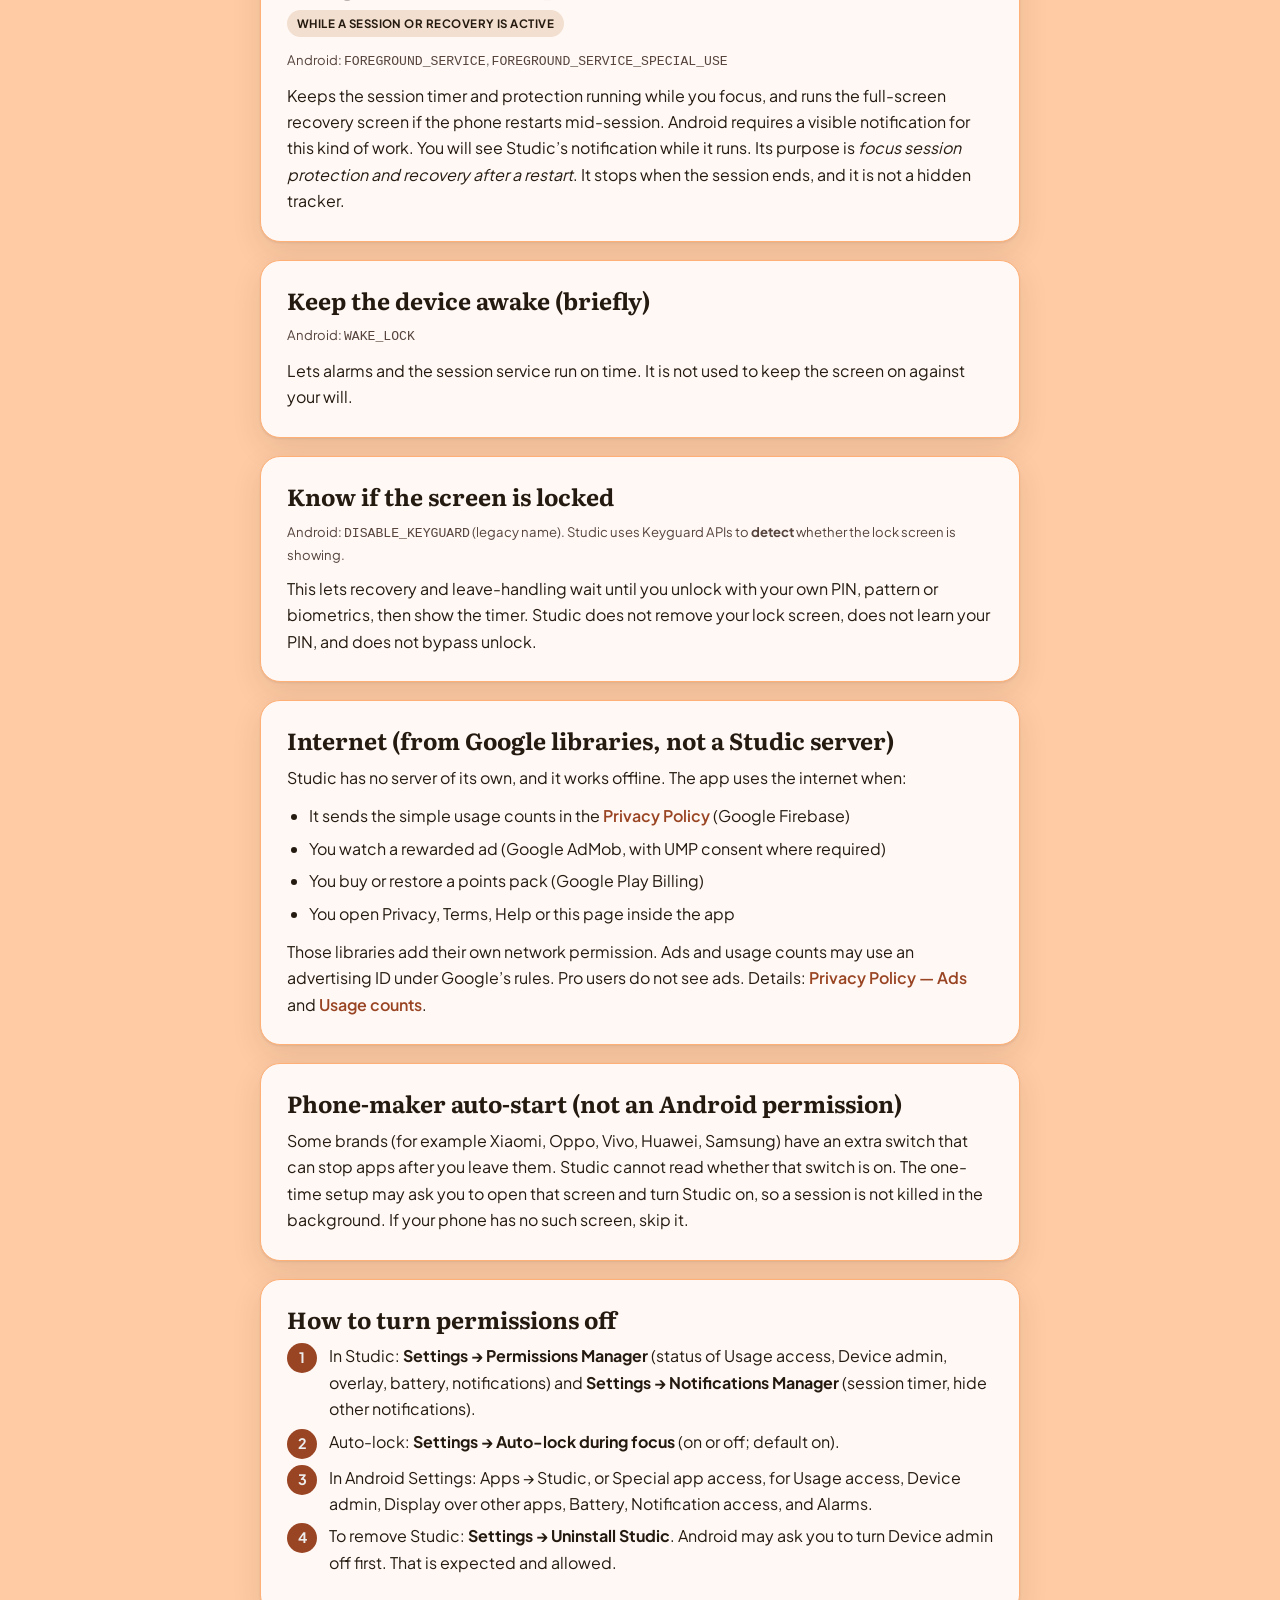
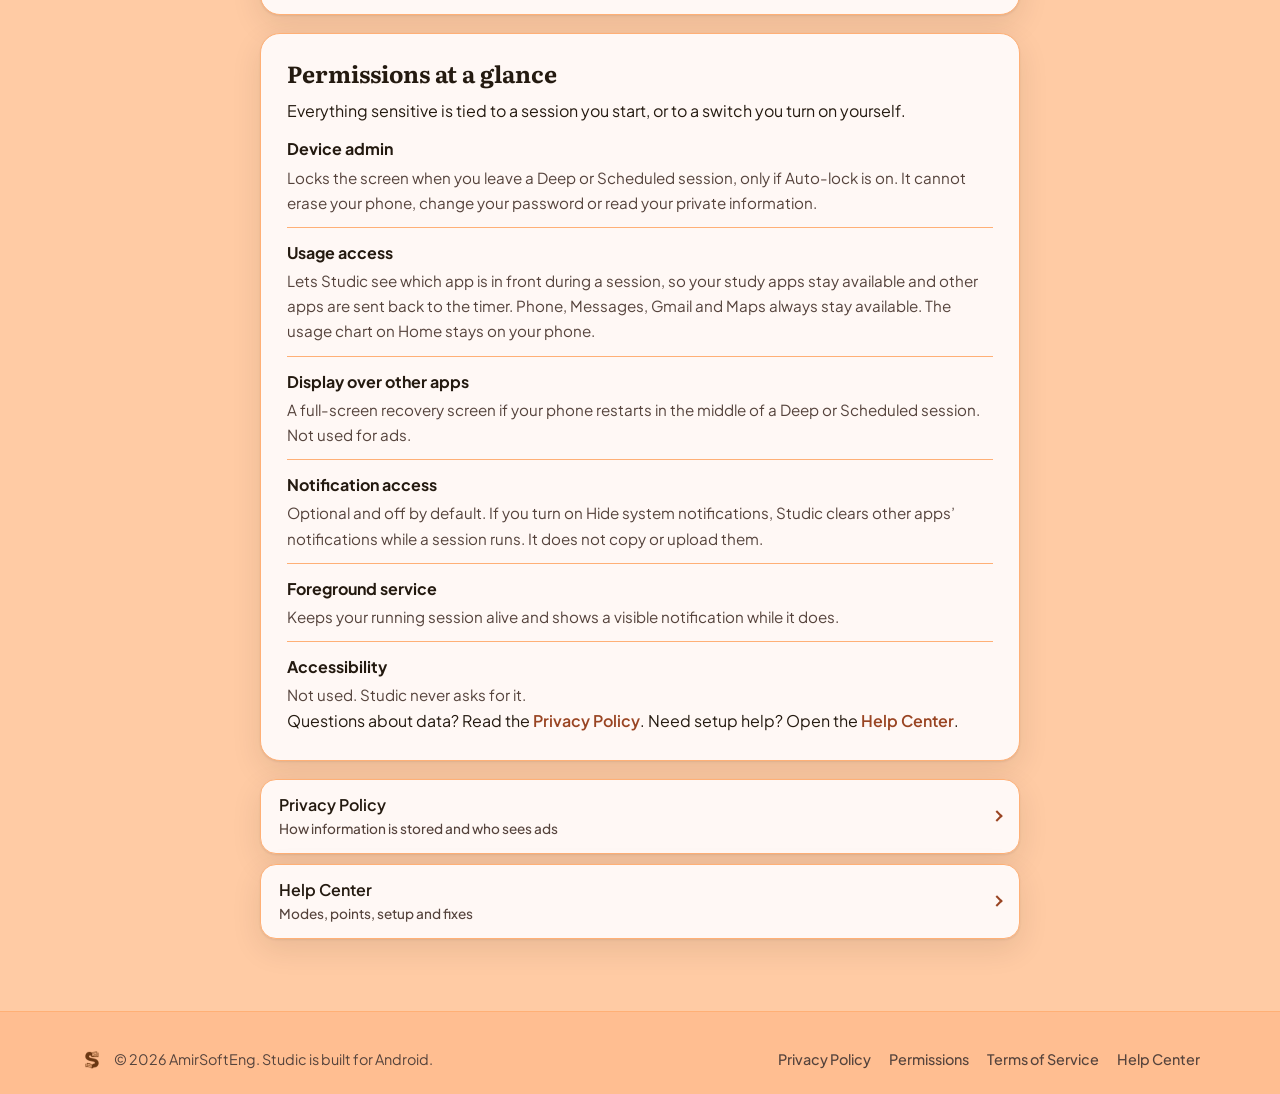
<file: permissions/index.html>
<!doctype html>
<html lang="en">
<head>
  <meta charset="utf-8">
  <meta name="viewport" content="width=device-width, initial-scale=1, viewport-fit=cover">
  <title>Permissions — Studic</title>
  <meta name="description" content="Every Android permission Studic uses, why it is needed, what it never does, and how you turn it off. Plain-language, no hidden access.">
  <meta name="theme-color" content="#ffb076">
  <link rel="icon" type="image/png" sizes="32x32" href="../assets/img/favicon-32.png">
  <link rel="icon" type="image/png" sizes="192x192" href="../assets/img/icon-192.png">
  <link rel="apple-touch-icon" href="../assets/img/apple-touch-icon.png">
  <link rel="stylesheet" href="../assets/css/style.css">
  <script src="../assets/js/main.js"></script>
</head>
<body>
  <a class="skip-link" href="#main">Skip to content</a>

  <header class="site-header">
    <div class="container header-inner">
      <a class="brand" href="../" aria-label="Studic home"><img class="brand-logo brand-logo-light" src="../assets/img/studic-wordmark.png" width="130" height="40" alt="Studic"><img class="brand-logo brand-logo-dark" src="../assets/img/studic-wordmark-dark.png" width="130" height="40" alt="" aria-hidden="true"></a>
      <nav class="nav" id="site-nav" aria-label="Main">
        <a href="../#features">Features</a>
        <a href="../#modes">Modes</a>
        <a href="../help/">Help Center</a>
        <a href="../permissions/" aria-current="page">Permissions</a>
        <a href="../privacy/">Privacy Policy</a>
        <a href="../terms/">Terms of Service</a>
      </nav>
      <div class="header-actions">
        <button class="icon-btn" id="theme-toggle" type="button" aria-label="Switch to dark theme" aria-pressed="false">
          <svg class="icon-moon" viewBox="0 0 24 24" aria-hidden="true"><path d="M21 12.79A9 9 0 1 1 11.21 3 7 7 0 0 0 21 12.79z"/></svg>
          <svg class="icon-sun" viewBox="0 0 24 24" aria-hidden="true"><circle cx="12" cy="12" r="4"/><path d="M12 2v2M12 20v2M4.93 4.93l1.41 1.41M17.66 17.66l1.41 1.41M2 12h2M20 12h2M4.93 19.07l1.41-1.41M17.66 6.34l1.41-1.41"/></svg>
        </button>
        <a class="btn btn-primary header-cta" href="https://play.google.com/store/apps/details?id=com.amirsofteng.studic" rel="noopener" target="_blank">Get Studic</a>
        <button class="icon-btn menu-btn" id="menu-toggle" type="button" aria-label="Open menu" aria-controls="site-nav" aria-expanded="false">
          <svg viewBox="0 0 24 24" aria-hidden="true"><path d="M4 7h16M4 12h16M4 17h16"/></svg>
        </button>
      </div>
    </div>
  </header>

  <section class="doc-hero">
    <div class="container">
      <span class="eyebrow">Studic</span>
      <h1>App <span class="gradient-text">permissions</span></h1>
      <p class="meta">Last updated: 8 November 2026</p>
      <nav class="doc-tabs" aria-label="Pages">
        <a href="../privacy/">Privacy Policy</a>
        <a href="./" aria-current="page">Permissions</a>
        <a href="../terms/">Terms of Service</a>
        <a href="../help/">Help Center</a>
      </nav>
    </div>
  </section>

  <main class="page" id="main">
    <p class="meta embed-only">Last updated: 8 November 2026</p>

    <section class="card summary" id="summary">
      <h2>The short version</h2>
      <p>Studic is a <strong>user-initiated focus timer</strong>. You choose Normal, Deep or Scheduled, you choose how long, and you can uninstall at any time when a session is not running. Permissions exist only so those modes can work as you asked.</p>
      <ul class="checks">
        <li><strong>Normal mode</strong> needs notifications only. It does not block apps and does not lock the phone.</li>
        <li><strong>Deep and Scheduled</strong> need extra permissions, asked in a short one-time setup the first time you use those modes.</li>
        <li><strong>Auto-lock during focus</strong> is a Settings switch (on by default). You can turn it off. When it is off, Studic still brings the timer back if you leave, but it does <strong>not</strong> lock the screen.</li>
        <li><strong>Hide system notifications</strong> is off until you grant Notification access. It only runs during a session you started.</li>
        <li>You can turn any permission off in Android Settings. Deep and Scheduled then pause until you turn it back on.</li>
      </ul>
    </section>

    <details class="card toc">
      <summary>On this page</summary>
      <ol>
        <li><a href="#never">What Studic never uses</a></li>
        <li><a href="#lock">Screen lock (you control this)</a></li>
        <li><a href="#notifications">Notifications</a></li>
        <li><a href="#usage">Usage access</a></li>
        <li><a href="#admin">Device admin</a></li>
        <li><a href="#overlay">Display over other apps</a></li>
        <li><a href="#battery">Background / battery</a></li>
        <li><a href="#listener">Notification access</a></li>
        <li><a href="#alarms">Alarms and reminders</a></li>
        <li><a href="#boot">Run at startup</a></li>
        <li><a href="#fgs">Foreground service</a></li>
        <li><a href="#wake">Keep the device awake (briefly)</a></li>
        <li><a href="#keyguard">Know if the screen is locked</a></li>
        <li><a href="#network">Internet (usage counts, ads and Play purchases)</a></li>
        <li><a href="#oem">Phone-maker auto-start</a></li>
        <li><a href="#turn-off">How to turn permissions off</a></li>
        <li><a href="#glance">Permissions at a glance</a></li>
      </ol>
    </details>

    <section class="card" id="never">
      <h2>What Studic never uses</h2>
      <p>For your peace of mind, here is what Studic does <strong>not</strong> do or ask for:</p>
      <ul class="crosses">
        <li>Accessibility Service (no <code>BIND_ACCESSIBILITY_SERVICE</code>)</li>
        <li>Device Owner, work profile, kiosk mode, or enterprise MDM</li>
        <li>Screen pinning / <code>startLockTask()</code></li>
        <li>Permission to wipe the phone, change the lock-screen password, factory reset, disable the camera, or watch installed apps as an admin</li>
        <li>A permanent uninstall block. You uninstall from <strong>Settings &rarr; Uninstall Studic</strong> (turn Device admin off there first if Android asks)</li>
        <li>Contacts, SMS, call logs, camera, microphone, precise location, or full storage access</li>
        <li>Reading the body of other apps&rsquo; notifications to advertise or to send off the phone</li>
        <li>A Studic account or Studic server. Sessions, points and settings stay on the device unless you export a backup file yourself. Studic may send a few simple usage counts to Google Firebase. See the <a href="../privacy/#analytics">Privacy Policy</a></li>
      </ul>
    </section>

    <section class="card" id="lock">
      <h2>Screen lock &mdash; you control this</h2>
      <p>During a Deep or Scheduled session you started, if you leave the timer or open an app that is not allowed, Studic brings the timer back to the front.</p>
      <p>Separately, Studic can <strong>lock the phone</strong> at that moment, the same way the power button locks it. That uses Device admin&rsquo;s <strong>lock-screen only</strong> policy (see <a href="#admin">Device admin</a>).</p>
      <ul>
        <li>The switch is <strong>Settings &rarr; Auto-lock during focus</strong>.</li>
        <li>It is <strong>on by default</strong> so a strict session is harder to walk away from.</li>
        <li>You can <strong>turn it off</strong> any time. Studic then still returns you to the timer, but it will not lock the screen.</li>
        <li>Normal mode never locks the phone.</li>
        <li>Locking does not change your PIN, pattern or password. Unlocking works with the same lock you already set on the phone.</li>
      </ul>
      <div class="callout info">If Auto-lock is off, Device admin is still part of Deep/Scheduled setup because the lock feature is available when you turn the switch back on. You can also deactivate Device admin in Android Settings; Deep and Scheduled then cannot start until you enable it again.</div>
    </section>

    <article class="card perm" id="notifications">
      <h2>Notifications</h2>
      <div class="badge-row"><span class="badge">Asked at first launch</span></div>
      <p class="perm-id">Android: <code>POST_NOTIFICATIONS</code></p>
      <h4>Why Studic asks</h4>
      <p>To show the remaining session time, and an occasional quiet reminder if you have not focused for a few days.</p>
      <h4>What it does</h4>
      <ul class="checks">
        <li>Session timer on the lock screen / shade while you focus (you can turn this channel off in <strong>Settings &rarr; Notifications Manager</strong>)</li>
        <li>A quiet focus reminder (no Settings row; only after you have completed sessions)</li>
      </ul>
      <h4>What it never does</h4>
      <ul class="crosses">
        <li>Sales, promotions or spam</li>
        <li>Notifications from other apps (that is a different, optional permission below)</li>
      </ul>
      <h4>If you turn it off</h4>
      <p>Studic still works. You may miss the timer and the reminder. You can allow notifications again from Notifications Manager or Android Settings.</p>
    </article>

    <article class="card perm" id="usage">
      <h2>Usage access</h2>
      <div class="badge-row"><span class="badge">Deep &amp; Scheduled</span></div>
      <p class="perm-id">Android: <code>PACKAGE_USAGE_STATS</code> (Usage access)</p>
      <h4>User-facing purpose</h4>
      <p>This is the core of strict focus: Studic needs to know <strong>which app is currently on screen</strong> so that, during a session <em>you started</em>, only your chosen study apps stay available. Phone, Messages, Gmail and Maps always stay available. Other apps are closed.</p>
      <h4>What Studic uses</h4>
      <ul class="checks">
        <li>The foreground app&rsquo;s name / package during an active Deep or Scheduled session, so allowed apps stay and other apps do not</li>
        <li>On Home, after you have granted Usage access, an on-device <strong>app usage</strong> chart (Today, Yesterday and This week). Totals are computed on the phone from Android usage events. Studic does not upload that chart or the app names in it</li>
      </ul>
      <h4>What Studic never does</h4>
      <ul class="crosses">
        <li>Read messages, emails, passwords, or anything you type or see inside another app</li>
        <li>Record browsing history or a permanent log of every app you open for advertising</li>
        <li>Send package names to a Studic server (there is none)</li>
      </ul>
      <p>Normal mode does not require Usage access. You can revoke it in Android Settings &rarr; Apps &rarr; Special app access &rarr; Usage access. Deep and Scheduled cannot run until it is granted again.</p>
    </article>

    <article class="card perm" id="admin">
      <h2>Device admin</h2>
      <div class="badge-row"><span class="badge">Deep &amp; Scheduled</span></div>
      <p class="perm-id">Android: Device Administration API, policy <code>force-lock</code> only. Receiver: <code>BIND_DEVICE_ADMIN</code>. XML: <code>force-lock</code>. No wipe, password, or other admin policies.</p>
      <div class="callout info">Used only to lock your screen when you leave a Deep or Scheduled session. Studic cannot read your private information, erase your phone or change your password.</div>
      <h4>User-facing purpose</h4>
      <p>When you start a Deep or Scheduled session and then leave the timer or open a blocked app, Studic can lock the screen (the same action as the power button) so that when you unlock, you are back on the timer. This only happens if <strong>Settings &rarr; Auto-lock during focus</strong> is on.</p>
      <h4>What the admin policy is allowed to do</h4>
      <ul class="checks">
        <li>Call the system lock-screen API (<code>lockNow</code> / FORCE_LOCK) during a user-started Deep or Scheduled session, and only when Auto-lock is enabled</li>
      </ul>
      <h4>What it is not allowed to do (and the app does not request)</h4>
      <ul class="crosses">
        <li>Read your private information, files, messages or passwords</li>
        <li>Erase the phone, factory reset, or wipe app data as an admin</li>
        <li>Change, reset or see your PIN, pattern, password or biometrics</li>
        <li>Disable the camera, watch which apps you install, or enroll the phone as Device Owner / work profile / kiosk</li>
        <li>Prevent uninstall. You can deactivate Device admin and uninstall Studic from <strong>Settings &rarr; Uninstall Studic</strong> or from Android&rsquo;s app info screen when no strict session is running</li>
      </ul>
      <h4>User control</h4>
      <ul>
        <li>Turn <strong>Auto-lock during focus</strong> off: no screen lock; timer still returns to the front.</li>
        <li>Deactivate Device admin in Android Settings: Deep and Scheduled cannot start until you enable it again. Normal mode is unchanged.</li>
      </ul>
      <p>Studic is not a device-management, parental-control or anti-theft product. Device admin is used only as a lock-screen helper for a study session the user started.</p>
    </article>

    <article class="card perm" id="overlay">
      <h2>Display over other apps</h2>
      <div class="badge-row"><span class="badge">Deep &amp; Scheduled</span></div>
      <p class="perm-id">Android: <code>SYSTEM_ALERT_WINDOW</code></p>
      <h4>User-facing purpose</h4>
      <p>If the phone <strong>restarts while a Deep or Scheduled session is still running</strong>, Android may not allow a normal screen to appear on the lock screen. Studic then shows a full-screen recovery screen so you can continue the session you already started. This is not used for ads, and it is not shown in Normal mode.</p>
      <h4>What it never does</h4>
      <ul class="crosses">
        <li>Draw ads, spam, or a permanent layer over other apps</li>
        <li>Read or capture what other apps display</li>
        <li>Replace Android Settings or hide the uninstall button</li>
      </ul>
      <p>You can revoke overlay in Android Settings. Strict sessions can still run until a reboot; recovery after restart needs this permission.</p>
    </article>

    <article class="card perm" id="battery">
      <h2>Background / battery (ignore optimizations)</h2>
      <div class="badge-row"><span class="badge">Deep &amp; Scheduled</span></div>
      <p class="perm-id">Android: <code>REQUEST_IGNORE_BATTERY_OPTIMIZATIONS</code></p>
      <h4>User-facing purpose</h4>
      <p>Many phones stop background apps to save battery. If that happens mid-session, the timer and app blocking can pause. Allowing Studic to run without those restrictions keeps a session you started running until it ends, and helps scheduled windows start on time.</p>
      <h4>What it never does</h4>
      <ul class="crosses">
        <li>Run hidden work when you are not focusing or have no schedule</li>
        <li>Collect or send personal data in the background</li>
      </ul>
    </article>

    <article class="card perm" id="listener">
      <h2>Notification access (hide other apps&rsquo; notifications)</h2>
      <div class="badge-row"><span class="badge optional">Optional &mdash; off by default</span></div>
      <p class="perm-id">Android: <code>BIND_NOTIFICATION_LISTENER_SERVICE</code>. Service used only to dismiss shade notifications, not to display a second notification inbox.</p>
      <h4>User-facing purpose</h4>
      <p>An optional focus aid, like putting the phone on a quiet mode for other apps. In <strong>Settings &rarr; Notifications Manager</strong>, you can turn on <strong>Hide system notifications</strong>. Android then opens the Notification access list. You choose Studic and allow access.</p>
      <p>Only while a session is running, Studic dismisses other apps&rsquo; status-bar / shade notifications so chats and mail are less likely to pull you away. Study apps (and break apps during a break) are left alone. Studic&rsquo;s own posts stay. Ongoing, alarm and call notifications are not dismissed.</p>
      <h4>What it never does</h4>
      <ul class="crosses">
        <li>Read notification text or titles for advertising, analytics or training</li>
        <li>Send notification contents off the device</li>
        <li>Run when no session is active, or after you turn the switch off</li>
        <li>Replace Android&rsquo;s notification shade or act as a notification backup product</li>
      </ul>
      <p>Revoke Notification access in Android Settings, or turn the switch off in Notifications Manager. Normal, Deep and Scheduled still work without it.</p>
    </article>

    <article class="card perm" id="alarms">
      <h2>Alarms and reminders</h2>
      <div class="badge-row"><span class="badge">Scheduled mode</span></div>
      <p class="perm-id">Android: <code>SCHEDULE_EXACT_ALARM</code></p>
      <p>Lets a study window you created start at the time you set, and lets a quiet focus reminder fire at your usual start hour. Not used for ads. If Android asks you to allow alarms and reminders for Studic, that is this permission.</p>
    </article>

    <article class="card perm" id="boot">
      <h2>Run at startup</h2>
      <div class="badge-row"><span class="badge">Deep &amp; Scheduled recovery</span></div>
      <p class="perm-id">Android: <code>RECEIVE_BOOT_COMPLETED</code> (including locked-boot)</p>
      <p>If the phone restarts during a Deep or Scheduled session that was already running, Studic can restart its protection and show the full-screen recovery screen. It does not start a new session from a reboot by itself. Normal mode does not use this for a lock screen.</p>
    </article>

    <article class="card perm" id="fgs">
      <h2>Foreground service (special use)</h2>
      <div class="badge-row"><span class="badge">While a session or recovery is active</span></div>
      <p class="perm-id">Android: <code>FOREGROUND_SERVICE</code>, <code>FOREGROUND_SERVICE_SPECIAL_USE</code></p>
      <p>Keeps the session timer and protection running while you focus, and runs the full-screen recovery screen if the phone restarts mid-session. Android requires a visible notification for this kind of work. You will see Studic&rsquo;s notification while it runs. Its purpose is <em>focus session protection and recovery after a restart</em>. It stops when the session ends, and it is not a hidden tracker.</p>
    </article>

    <article class="card perm" id="wake">
      <h2>Keep the device awake (briefly)</h2>
      <p class="perm-id">Android: <code>WAKE_LOCK</code></p>
      <p>Lets alarms and the session service run on time. It is not used to keep the screen on against your will.</p>
    </article>

    <article class="card perm" id="keyguard">
      <h2>Know if the screen is locked</h2>
      <p class="perm-id">Android: <code>DISABLE_KEYGUARD</code> (legacy name). Studic uses Keyguard APIs to <strong>detect</strong> whether the lock screen is showing.</p>
      <p>This lets recovery and leave-handling wait until you unlock with your own PIN, pattern or biometrics, then show the timer. Studic does not remove your lock screen, does not learn your PIN, and does not bypass unlock.</p>
    </article>

    <article class="card perm" id="network">
      <h2>Internet (from Google libraries, not a Studic server)</h2>
      <p>Studic has no server of its own, and it works offline. The app uses the internet when:</p>
      <ul>
        <li>It sends the simple usage counts in the <a href="../privacy/#analytics">Privacy Policy</a> (Google Firebase)</li>
        <li>You watch a rewarded ad (Google AdMob, with UMP consent where required)</li>
        <li>You buy or restore a points pack (Google Play Billing)</li>
        <li>You open Privacy, Terms, Help or this page inside the app</li>
      </ul>
      <p>Those libraries add their own network permission. Ads and usage counts may use an advertising ID under Google&rsquo;s rules. Pro users do not see ads. Details: <a href="../privacy/#ads">Privacy Policy &mdash; Ads</a> and <a href="../privacy/#analytics">Usage counts</a>.</p>
    </article>

    <article class="card perm" id="oem">
      <h2>Phone-maker auto-start (not an Android permission)</h2>
      <p>Some brands (for example Xiaomi, Oppo, Vivo, Huawei, Samsung) have an extra switch that can stop apps after you leave them. Studic cannot read whether that switch is on. The one-time setup may ask you to open that screen and turn Studic on, so a session is not killed in the background. If your phone has no such screen, skip it.</p>
    </article>

    <section class="card" id="turn-off">
      <h2>How to turn permissions off</h2>
      <ol class="steps">
        <li>In Studic: <strong>Settings &rarr; Permissions Manager</strong> (status of Usage access, Device admin, overlay, battery, notifications) and <strong>Settings &rarr; Notifications Manager</strong> (session timer, hide other notifications).</li>
        <li>Auto-lock: <strong>Settings &rarr; Auto-lock during focus</strong> (on or off; default on).</li>
        <li>In Android Settings: Apps &rarr; Studic, or Special app access, for Usage access, Device admin, Display over other apps, Battery, Notification access, and Alarms.</li>
        <li>To remove Studic: <strong>Settings &rarr; Uninstall Studic</strong>. Android may ask you to turn Device admin off first. That is expected and allowed.</li>
      </ol>
    </section>

    <section class="card" id="glance">
      <h2>Permissions at a glance</h2>
      <p>Everything sensitive is tied to a session you start, or to a switch you turn on yourself.</p>
      <dl class="rows">
        <div>
          <dt>Device admin</dt>
          <dd>Locks the screen when you leave a Deep or Scheduled session, only if Auto-lock is on. It cannot erase your phone, change your password or read your private information.</dd>
        </div>
        <div>
          <dt>Usage access</dt>
          <dd>Lets Studic see which app is in front during a session, so your study apps stay available and other apps are sent back to the timer. Phone, Messages, Gmail and Maps always stay available. The usage chart on Home stays on your phone.</dd>
        </div>
        <div>
          <dt>Display over other apps</dt>
          <dd>A full-screen recovery screen if your phone restarts in the middle of a Deep or Scheduled session. Not used for ads.</dd>
        </div>
        <div>
          <dt>Notification access</dt>
          <dd>Optional and off by default. If you turn on Hide system notifications, Studic clears other apps&rsquo; notifications while a session runs. It does not copy or upload them.</dd>
        </div>
        <div>
          <dt>Foreground service</dt>
          <dd>Keeps your running session alive and shows a visible notification while it does.</dd>
        </div>
        <div>
          <dt>Accessibility</dt>
          <dd>Not used. Studic never asks for it.</dd>
        </div>
      </dl>
      <p>Questions about data? Read the <a href="../privacy/">Privacy Policy</a>. Need setup help? Open the <a href="../help/">Help Center</a>.</p>
    </section>

    <section aria-label="More pages">
      <div class="linklist">
        <a href="../privacy/"><div>Privacy Policy<span>How information is stored and who sees ads</span></div></a>
        <a href="../help/"><div>Help Center<span>Modes, points, setup and fixes</span></div></a>
      </div>
    </section>
  </main>

  <footer class="site-footer">
    <div class="container footer-inner">
      <span class="footer-brand"><img src="../assets/img/studic-mark.png" width="24" height="24" alt="" aria-hidden="true">&copy; 2026 AmirSoftEng. Studic is built for Android.</span>
      <div class="footer-links">
        <a href="../privacy/">Privacy Policy</a>
        <a href="../permissions/">Permissions</a>
        <a href="../terms/">Terms of Service</a>
        <a href="../help/">Help Center</a>
      </div>
    </div>
  </footer>
</body>
</html>
</file>
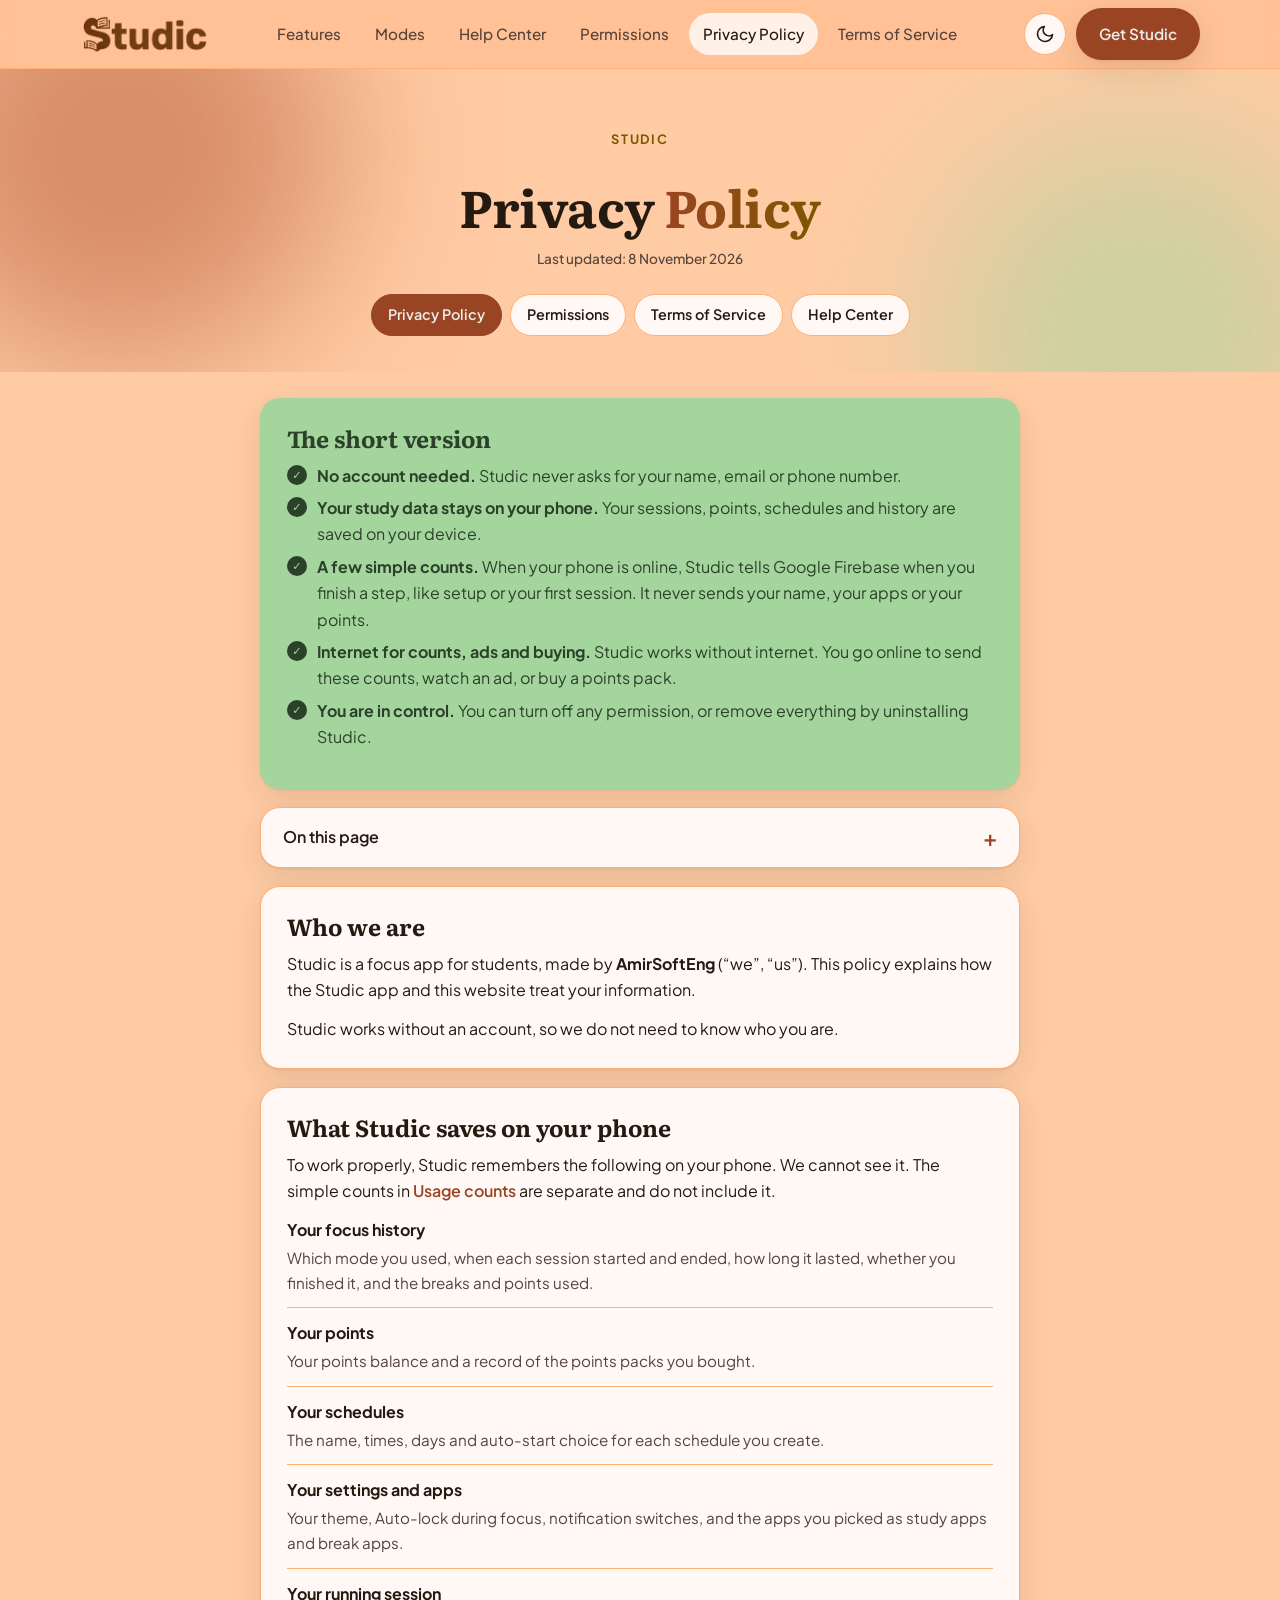
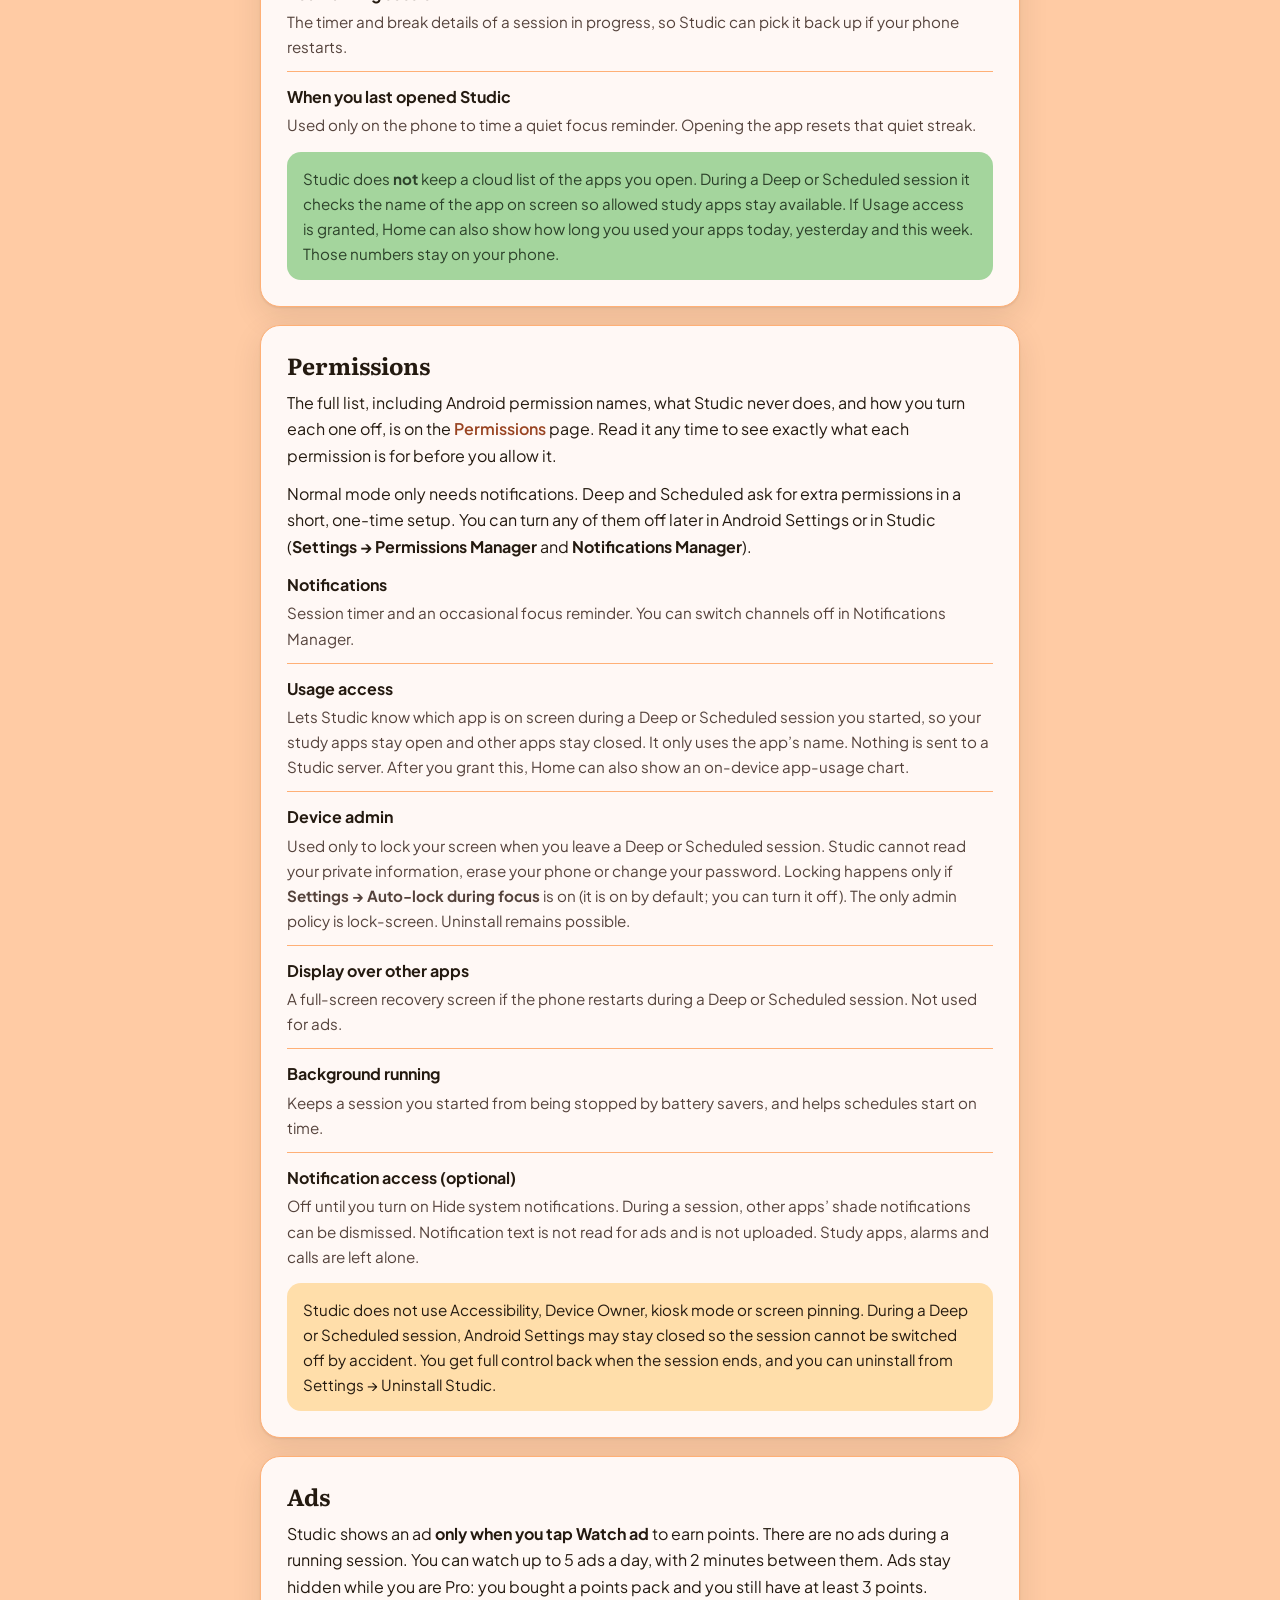
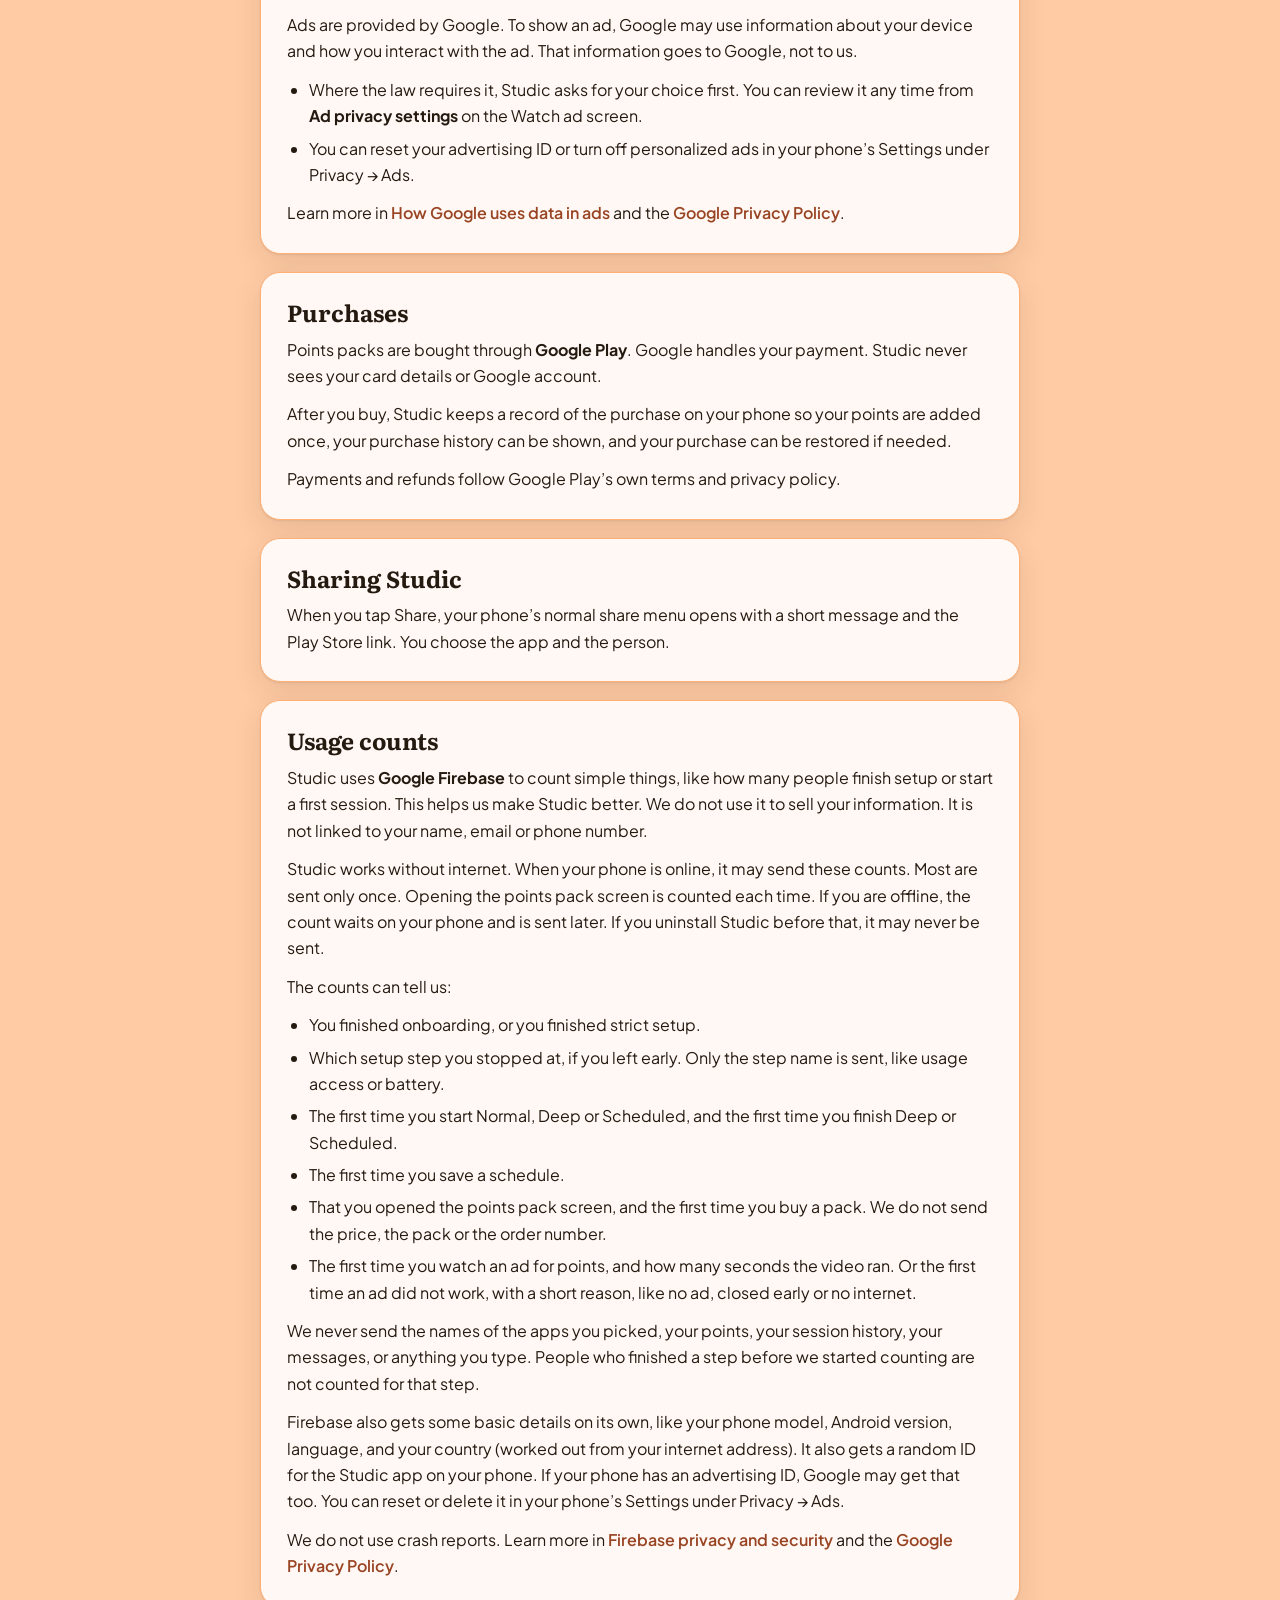
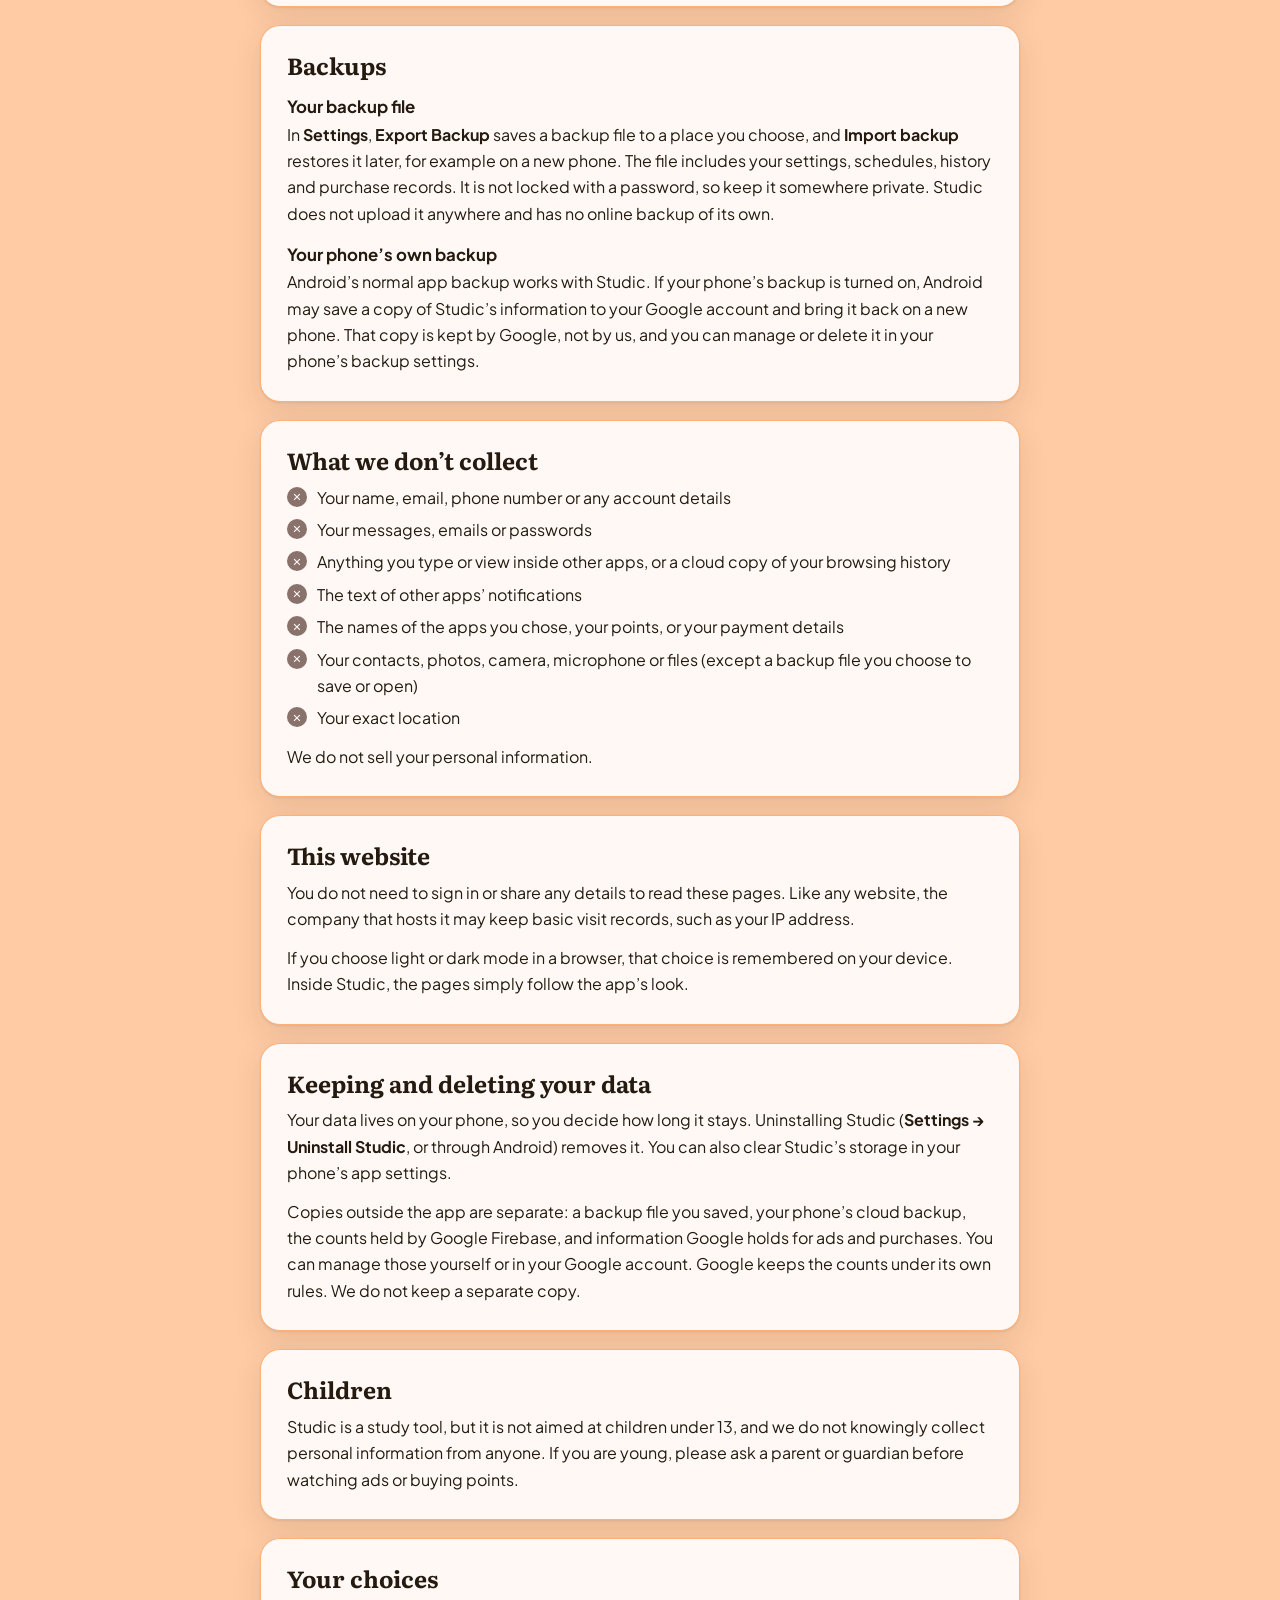
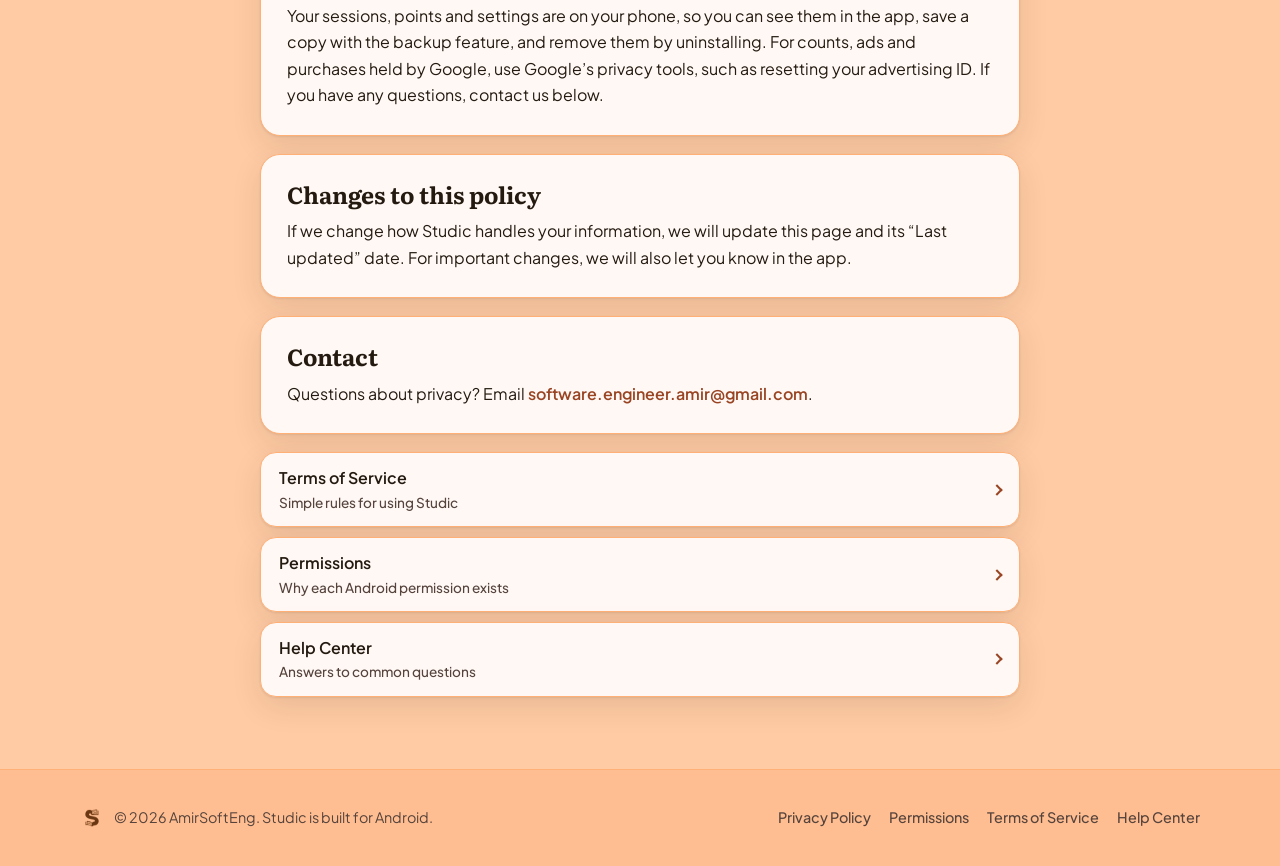
<file: privacy/index.html>
<!doctype html>
<html lang="en">
<head>
  <meta charset="utf-8">
  <meta name="viewport" content="width=device-width, initial-scale=1, viewport-fit=cover">
  <title>Privacy Policy — Studic</title>
  <meta name="description" content="How Studic treats your information: no account needed, your study data stays on your phone, and Studic counts a few simple things with Google Firebase.">
  <meta name="theme-color" content="#ffb076">
  <link rel="icon" type="image/png" sizes="32x32" href="../assets/img/favicon-32.png">
  <link rel="icon" type="image/png" sizes="192x192" href="../assets/img/icon-192.png">
  <link rel="apple-touch-icon" href="../assets/img/apple-touch-icon.png">
  <link rel="stylesheet" href="../assets/css/style.css">
  <script src="../assets/js/main.js"></script>
</head>
<body>
  <a class="skip-link" href="#main">Skip to content</a>

  <header class="site-header">
    <div class="container header-inner">
      <a class="brand" href="../" aria-label="Studic home"><img class="brand-logo brand-logo-light" src="../assets/img/studic-wordmark.png" width="130" height="40" alt="Studic"><img class="brand-logo brand-logo-dark" src="../assets/img/studic-wordmark-dark.png" width="130" height="40" alt="" aria-hidden="true"></a>
      <nav class="nav" id="site-nav" aria-label="Main">
        <a href="../#features">Features</a>
        <a href="../#modes">Modes</a>
        <a href="../help/">Help Center</a>
        <a href="../permissions/">Permissions</a>
        <a href="../privacy/" aria-current="page">Privacy Policy</a>
        <a href="../terms/">Terms of Service</a>
      </nav>
      <div class="header-actions">
        <button class="icon-btn" id="theme-toggle" type="button" aria-label="Switch to dark theme" aria-pressed="false">
          <svg class="icon-moon" viewBox="0 0 24 24" aria-hidden="true"><path d="M21 12.79A9 9 0 1 1 11.21 3 7 7 0 0 0 21 12.79z"/></svg>
          <svg class="icon-sun" viewBox="0 0 24 24" aria-hidden="true"><circle cx="12" cy="12" r="4"/><path d="M12 2v2M12 20v2M4.93 4.93l1.41 1.41M17.66 17.66l1.41 1.41M2 12h2M20 12h2M4.93 19.07l1.41-1.41M17.66 6.34l1.41-1.41"/></svg>
        </button>
        <a class="btn btn-primary header-cta" href="https://play.google.com/store/apps/details?id=com.amirsofteng.studic" rel="noopener" target="_blank">Get Studic</a>
        <button class="icon-btn menu-btn" id="menu-toggle" type="button" aria-label="Open menu" aria-controls="site-nav" aria-expanded="false">
          <svg viewBox="0 0 24 24" aria-hidden="true"><path d="M4 7h16M4 12h16M4 17h16"/></svg>
        </button>
      </div>
    </div>
  </header>

  <section class="doc-hero">
    <div class="container">
      <span class="eyebrow">Studic</span>
      <h1>Privacy <span class="gradient-text">Policy</span></h1>
      <p class="meta">Last updated: 8 November 2026</p>
      <nav class="doc-tabs" aria-label="Pages">
        <a href="./" aria-current="page">Privacy Policy</a>
        <a href="../permissions/">Permissions</a>
        <a href="../terms/">Terms of Service</a>
        <a href="../help/">Help Center</a>
      </nav>
    </div>
  </section>

  <main class="page" id="main">
    <p class="meta embed-only">Last updated: 8 November 2026</p>

    <section class="card summary" id="summary">
      <h2>The short version</h2>
      <ul class="checks">
        <li><strong>No account needed.</strong> Studic never asks for your name, email or phone number.</li>
        <li><strong>Your study data stays on your phone.</strong> Your sessions, points, schedules and history are saved on your device.</li>
        <li><strong>A few simple counts.</strong> When your phone is online, Studic tells Google Firebase when you finish a step, like setup or your first session. It never sends your name, your apps or your points.</li>
        <li><strong>Internet for counts, ads and buying.</strong> Studic works without internet. You go online to send these counts, watch an ad, or buy a points pack.</li>
        <li><strong>You are in control.</strong> You can turn off any permission, or remove everything by uninstalling Studic.</li>
      </ul>
    </section>

    <details class="card toc">
      <summary>On this page</summary>
      <ol>
        <li><a href="#who">Who we are</a></li>
        <li><a href="#stored">What Studic saves on your phone</a></li>
        <li><a href="#permissions">Permissions (summary)</a></li>
        <li><a href="#ads">Ads</a></li>
        <li><a href="#purchases">Purchases</a></li>
        <li><a href="#sharing">Sharing Studic</a></li>
        <li><a href="#analytics">Usage counts</a></li>
        <li><a href="#backups">Backups</a></li>
        <li><a href="#not-collected">What we don&rsquo;t collect</a></li>
        <li><a href="#website">This website</a></li>
        <li><a href="#retention">Keeping and deleting your data</a></li>
        <li><a href="#children">Children</a></li>
        <li><a href="#rights">Your choices</a></li>
        <li><a href="#changes">Changes to this policy</a></li>
        <li><a href="#contact">Contact</a></li>
      </ol>
    </details>

    <section class="card" id="who">
      <h2>Who we are</h2>
      <p>Studic is a focus app for students, made by <strong>AmirSoftEng</strong> (&ldquo;we&rdquo;, &ldquo;us&rdquo;). This policy explains how the Studic app and this website treat your information.</p>
      <p>Studic works without an account, so we do not need to know who you are.</p>
    </section>

    <section class="card" id="stored">
      <h2>What Studic saves on your phone</h2>
      <p>To work properly, Studic remembers the following on your phone. We cannot see it. The simple counts in <a href="#analytics">Usage counts</a> are separate and do not include it.</p>
      <dl class="rows">
        <div>
          <dt>Your focus history</dt>
          <dd>Which mode you used, when each session started and ended, how long it lasted, whether you finished it, and the breaks and points used.</dd>
        </div>
        <div>
          <dt>Your points</dt>
          <dd>Your points balance and a record of the points packs you bought.</dd>
        </div>
        <div>
          <dt>Your schedules</dt>
          <dd>The name, times, days and auto-start choice for each schedule you create.</dd>
        </div>
        <div>
          <dt>Your settings and apps</dt>
          <dd>Your theme, Auto-lock during focus, notification switches, and the apps you picked as study apps and break apps.</dd>
        </div>
        <div>
          <dt>Your running session</dt>
          <dd>The timer and break details of a session in progress, so Studic can pick it back up if your phone restarts.</dd>
        </div>
        <div>
          <dt>When you last opened Studic</dt>
          <dd>Used only on the phone to time a quiet focus reminder. Opening the app resets that quiet streak.</dd>
        </div>
      </dl>
      <div class="callout info">Studic does <strong>not</strong> keep a cloud list of the apps you open. During a Deep or Scheduled session it checks the name of the app on screen so allowed study apps stay available. If Usage access is granted, Home can also show how long you used your apps today, yesterday and this week. Those numbers stay on your phone.</div>
    </section>

    <section class="card" id="permissions">
      <h2>Permissions</h2>
      <p>The full list, including Android permission names, what Studic never does, and how you turn each one off, is on the <a href="../permissions/">Permissions</a> page. Read it any time to see exactly what each permission is for before you allow it.</p>
      <p>Normal mode only needs notifications. Deep and Scheduled ask for extra permissions in a short, one-time setup. You can turn any of them off later in Android Settings or in Studic (<strong>Settings &rarr; Permissions Manager</strong> and <strong>Notifications Manager</strong>).</p>
      <dl class="rows">
        <div>
          <dt>Notifications</dt>
          <dd>Session timer and an occasional focus reminder. You can switch channels off in Notifications Manager.</dd>
        </div>
        <div>
          <dt>Usage access</dt>
          <dd>Lets Studic know which app is on screen during a Deep or Scheduled session you started, so your study apps stay open and other apps stay closed. It only uses the app&rsquo;s name. Nothing is sent to a Studic server. After you grant this, Home can also show an on-device app-usage chart.</dd>
        </div>
        <div>
          <dt>Device admin</dt>
          <dd>Used only to lock your screen when you leave a Deep or Scheduled session. Studic cannot read your private information, erase your phone or change your password. Locking happens only if <strong>Settings &rarr; Auto-lock during focus</strong> is on (it is on by default; you can turn it off). The only admin policy is lock-screen. Uninstall remains possible.</dd>
        </div>
        <div>
          <dt>Display over other apps</dt>
          <dd>A full-screen recovery screen if the phone restarts during a Deep or Scheduled session. Not used for ads.</dd>
        </div>
        <div>
          <dt>Background running</dt>
          <dd>Keeps a session you started from being stopped by battery savers, and helps schedules start on time.</dd>
        </div>
        <div>
          <dt>Notification access (optional)</dt>
          <dd>Off until you turn on Hide system notifications. During a session, other apps&rsquo; shade notifications can be dismissed. Notification text is not read for ads and is not uploaded. Study apps, alarms and calls are left alone.</dd>
        </div>
      </dl>
      <div class="callout warn">Studic does not use Accessibility, Device Owner, kiosk mode or screen pinning. During a Deep or Scheduled session, Android Settings may stay closed so the session cannot be switched off by accident. You get full control back when the session ends, and you can uninstall from Settings &rarr; Uninstall Studic.</div>
    </section>

    <section class="card" id="ads">
      <h2>Ads</h2>
      <p>Studic shows an ad <strong>only when you tap Watch ad</strong> to earn points. There are no ads during a running session. You can watch up to 5 ads a day, with 2 minutes between them. Ads stay hidden while you are Pro: you bought a points pack and you still have at least 3 points.</p>
      <p>Ads are provided by Google. To show an ad, Google may use information about your device and how you interact with the ad. That information goes to Google, not to us.</p>
      <ul>
        <li>Where the law requires it, Studic asks for your choice first. You can review it any time from <strong>Ad privacy settings</strong> on the Watch ad screen.</li>
        <li>You can reset your advertising ID or turn off personalized ads in your phone&rsquo;s Settings under Privacy &rarr; Ads.</li>
      </ul>
      <p>Learn more in <a href="https://policies.google.com/technologies/ads" target="_blank" rel="noopener">How Google uses data in ads</a> and the <a href="https://policies.google.com/privacy" target="_blank" rel="noopener">Google Privacy Policy</a>.</p>
    </section>

    <section class="card" id="purchases">
      <h2>Purchases</h2>
      <p>Points packs are bought through <strong>Google Play</strong>. Google handles your payment. Studic never sees your card details or Google account.</p>
      <p>After you buy, Studic keeps a record of the purchase on your phone so your points are added once, your purchase history can be shown, and your purchase can be restored if needed.</p>
      <p>Payments and refunds follow Google Play&rsquo;s own terms and privacy policy.</p>
    </section>

    <section class="card" id="sharing">
      <h2>Sharing Studic</h2>
      <p>When you tap Share, your phone&rsquo;s normal share menu opens with a short message and the Play Store link. You choose the app and the person.</p>
    </section>

    <section class="card" id="analytics">
      <h2>Usage counts</h2>
      <p>Studic uses <strong>Google Firebase</strong> to count simple things, like how many people finish setup or start a first session. This helps us make Studic better. We do not use it to sell your information. It is not linked to your name, email or phone number.</p>
      <p>Studic works without internet. When your phone is online, it may send these counts. Most are sent only once. Opening the points pack screen is counted each time. If you are offline, the count waits on your phone and is sent later. If you uninstall Studic before that, it may never be sent.</p>
      <p>The counts can tell us:</p>
      <ul>
        <li>You finished onboarding, or you finished strict setup.</li>
        <li>Which setup step you stopped at, if you left early. Only the step name is sent, like usage access or battery.</li>
        <li>The first time you start Normal, Deep or Scheduled, and the first time you finish Deep or Scheduled.</li>
        <li>The first time you save a schedule.</li>
        <li>That you opened the points pack screen, and the first time you buy a pack. We do not send the price, the pack or the order number.</li>
        <li>The first time you watch an ad for points, and how many seconds the video ran. Or the first time an ad did not work, with a short reason, like no ad, closed early or no internet.</li>
      </ul>
      <p>We never send the names of the apps you picked, your points, your session history, your messages, or anything you type. People who finished a step before we started counting are not counted for that step.</p>
      <p>Firebase also gets some basic details on its own, like your phone model, Android version, language, and your country (worked out from your internet address). It also gets a random ID for the Studic app on your phone. If your phone has an advertising ID, Google may get that too. You can reset or delete it in your phone&rsquo;s Settings under Privacy &rarr; Ads.</p>
      <p>We do not use crash reports. Learn more in <a href="https://firebase.google.com/support/privacy" target="_blank" rel="noopener">Firebase privacy and security</a> and the <a href="https://policies.google.com/privacy" target="_blank" rel="noopener">Google Privacy Policy</a>.</p>
    </section>

    <section class="card" id="backups">
      <h2>Backups</h2>
      <h3>Your backup file</h3>
      <p>In <strong>Settings</strong>, <strong>Export Backup</strong> saves a backup file to a place you choose, and <strong>Import backup</strong> restores it later, for example on a new phone. The file includes your settings, schedules, history and purchase records. It is not locked with a password, so keep it somewhere private. Studic does not upload it anywhere and has no online backup of its own.</p>
      <h3>Your phone&rsquo;s own backup</h3>
      <p>Android&rsquo;s normal app backup works with Studic. If your phone&rsquo;s backup is turned on, Android may save a copy of Studic&rsquo;s information to your Google account and bring it back on a new phone. That copy is kept by Google, not by us, and you can manage or delete it in your phone&rsquo;s backup settings.</p>
    </section>

    <section class="card" id="not-collected">
      <h2>What we don&rsquo;t collect</h2>
      <ul class="crosses">
        <li>Your name, email, phone number or any account details</li>
        <li>Your messages, emails or passwords</li>
        <li>Anything you type or view inside other apps, or a cloud copy of your browsing history</li>
        <li>The text of other apps&rsquo; notifications</li>
        <li>The names of the apps you chose, your points, or your payment details</li>
        <li>Your contacts, photos, camera, microphone or files (except a backup file you choose to save or open)</li>
        <li>Your exact location</li>
      </ul>
      <p>We do not sell your personal information.</p>
    </section>

    <section class="card" id="website">
      <h2>This website</h2>
      <p>You do not need to sign in or share any details to read these pages. Like any website, the company that hosts it may keep basic visit records, such as your IP address.</p>
      <p>If you choose light or dark mode in a browser, that choice is remembered on your device. Inside Studic, the pages simply follow the app&rsquo;s look.</p>
    </section>

    <section class="card" id="retention">
      <h2>Keeping and deleting your data</h2>
      <p>Your data lives on your phone, so you decide how long it stays. Uninstalling Studic (<strong>Settings &rarr; Uninstall Studic</strong>, or through Android) removes it. You can also clear Studic&rsquo;s storage in your phone&rsquo;s app settings.</p>
      <p>Copies outside the app are separate: a backup file you saved, your phone&rsquo;s cloud backup, the counts held by Google Firebase, and information Google holds for ads and purchases. You can manage those yourself or in your Google account. Google keeps the counts under its own rules. We do not keep a separate copy.</p>
    </section>

    <section class="card" id="children">
      <h2>Children</h2>
      <p>Studic is a study tool, but it is not aimed at children under 13, and we do not knowingly collect personal information from anyone. If you are young, please ask a parent or guardian before watching ads or buying points.</p>
    </section>

    <section class="card" id="rights">
      <h2>Your choices</h2>
      <p>Your sessions, points and settings are on your phone, so you can see them in the app, save a copy with the backup feature, and remove them by uninstalling. For counts, ads and purchases held by Google, use Google&rsquo;s privacy tools, such as resetting your advertising ID. If you have any questions, contact us below.</p>
    </section>

    <section class="card" id="changes">
      <h2>Changes to this policy</h2>
      <p>If we change how Studic handles your information, we will update this page and its &ldquo;Last updated&rdquo; date. For important changes, we will also let you know in the app.</p>
    </section>

    <section class="card" id="contact">
      <h2>Contact</h2>
      <p>Questions about privacy? Email <a href="mailto:software.engineer.amir@gmail.com">software.engineer.amir@gmail.com</a>.</p>
    </section>

    <section aria-label="More pages">
      <div class="linklist">
        <a href="../terms/"><div>Terms of Service<span>Simple rules for using Studic</span></div></a>
        <a href="../permissions/"><div>Permissions<span>Why each Android permission exists</span></div></a>
        <a href="../help/"><div>Help Center<span>Answers to common questions</span></div></a>
      </div>
    </section>
  </main>

  <footer class="site-footer">
    <div class="container footer-inner">
      <span class="footer-brand"><img src="../assets/img/studic-mark.png" width="24" height="24" alt="" aria-hidden="true">&copy; 2026 AmirSoftEng. Studic is built for Android.</span>
      <div class="footer-links">
        <a href="../privacy/">Privacy Policy</a>
        <a href="../permissions/">Permissions</a>
        <a href="../terms/">Terms of Service</a>
        <a href="../help/">Help Center</a>
      </div>
    </div>
  </footer>
</body>
</html>
</file>
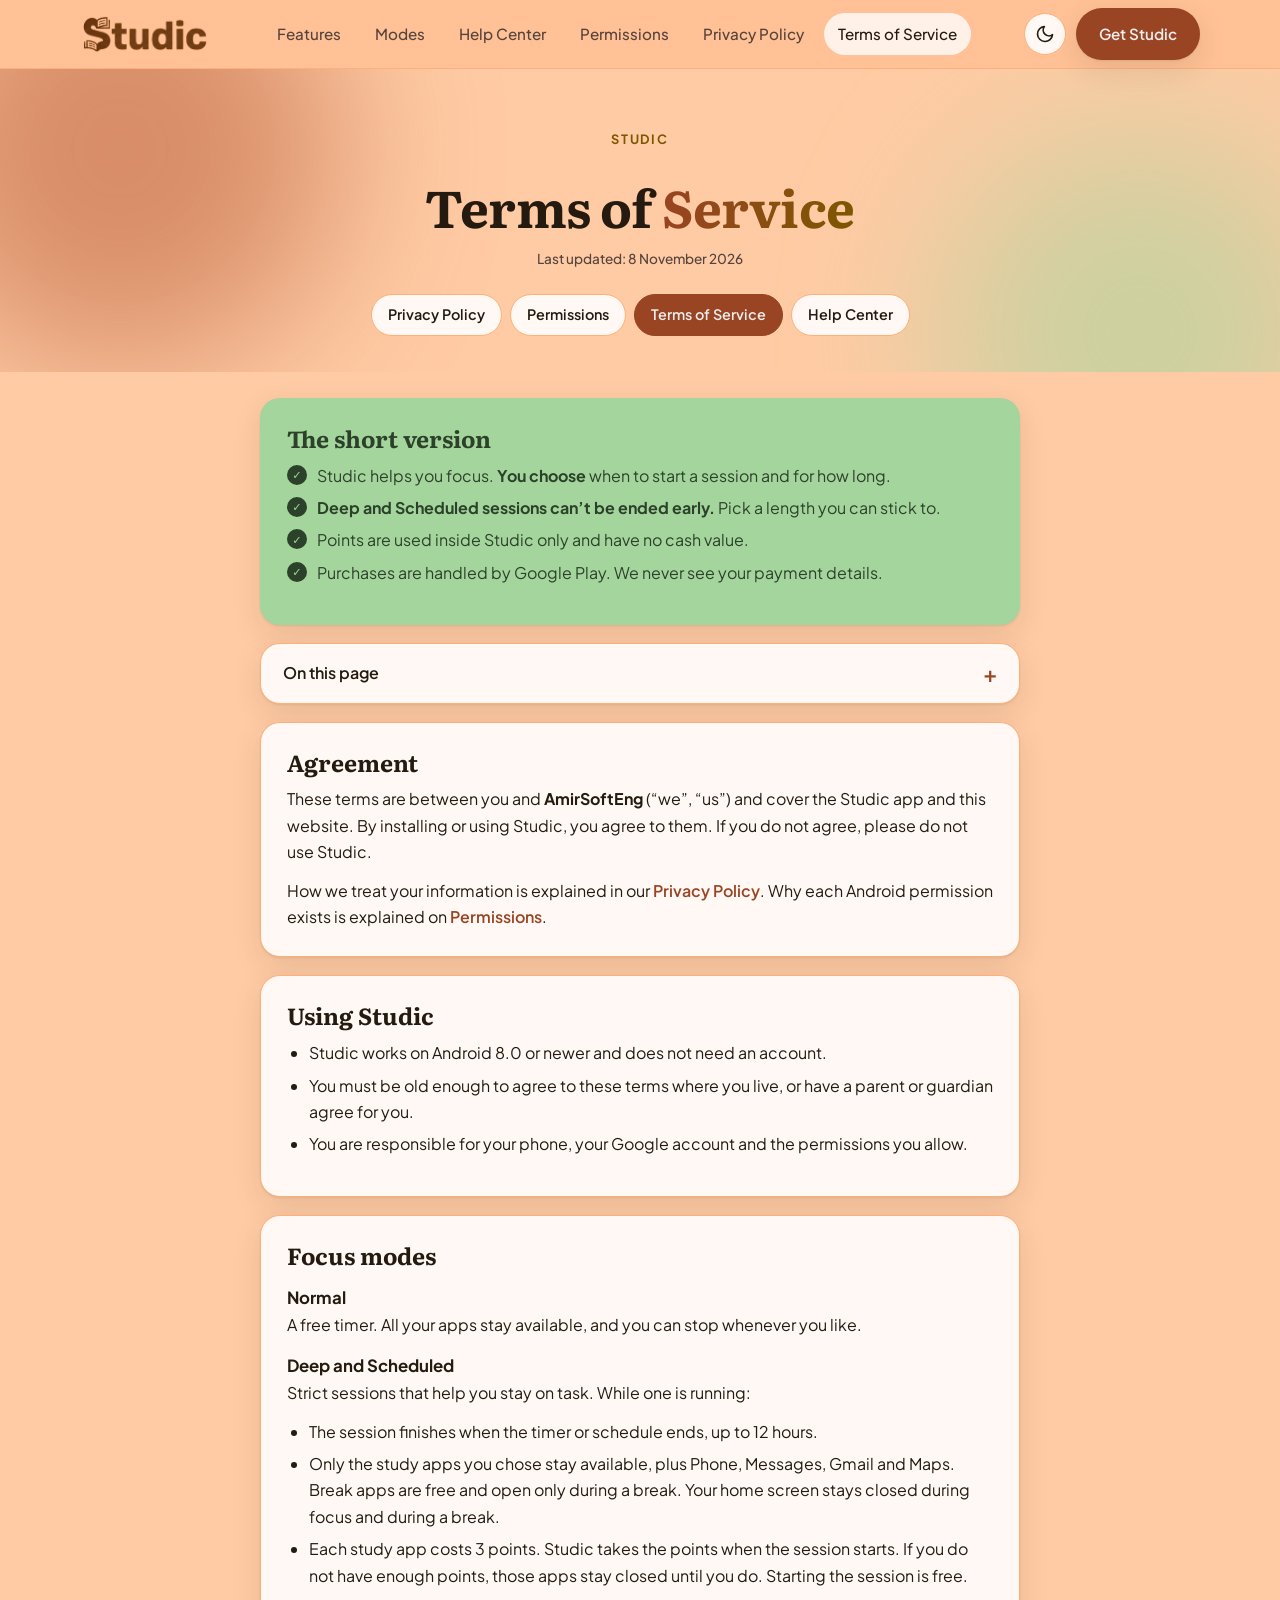
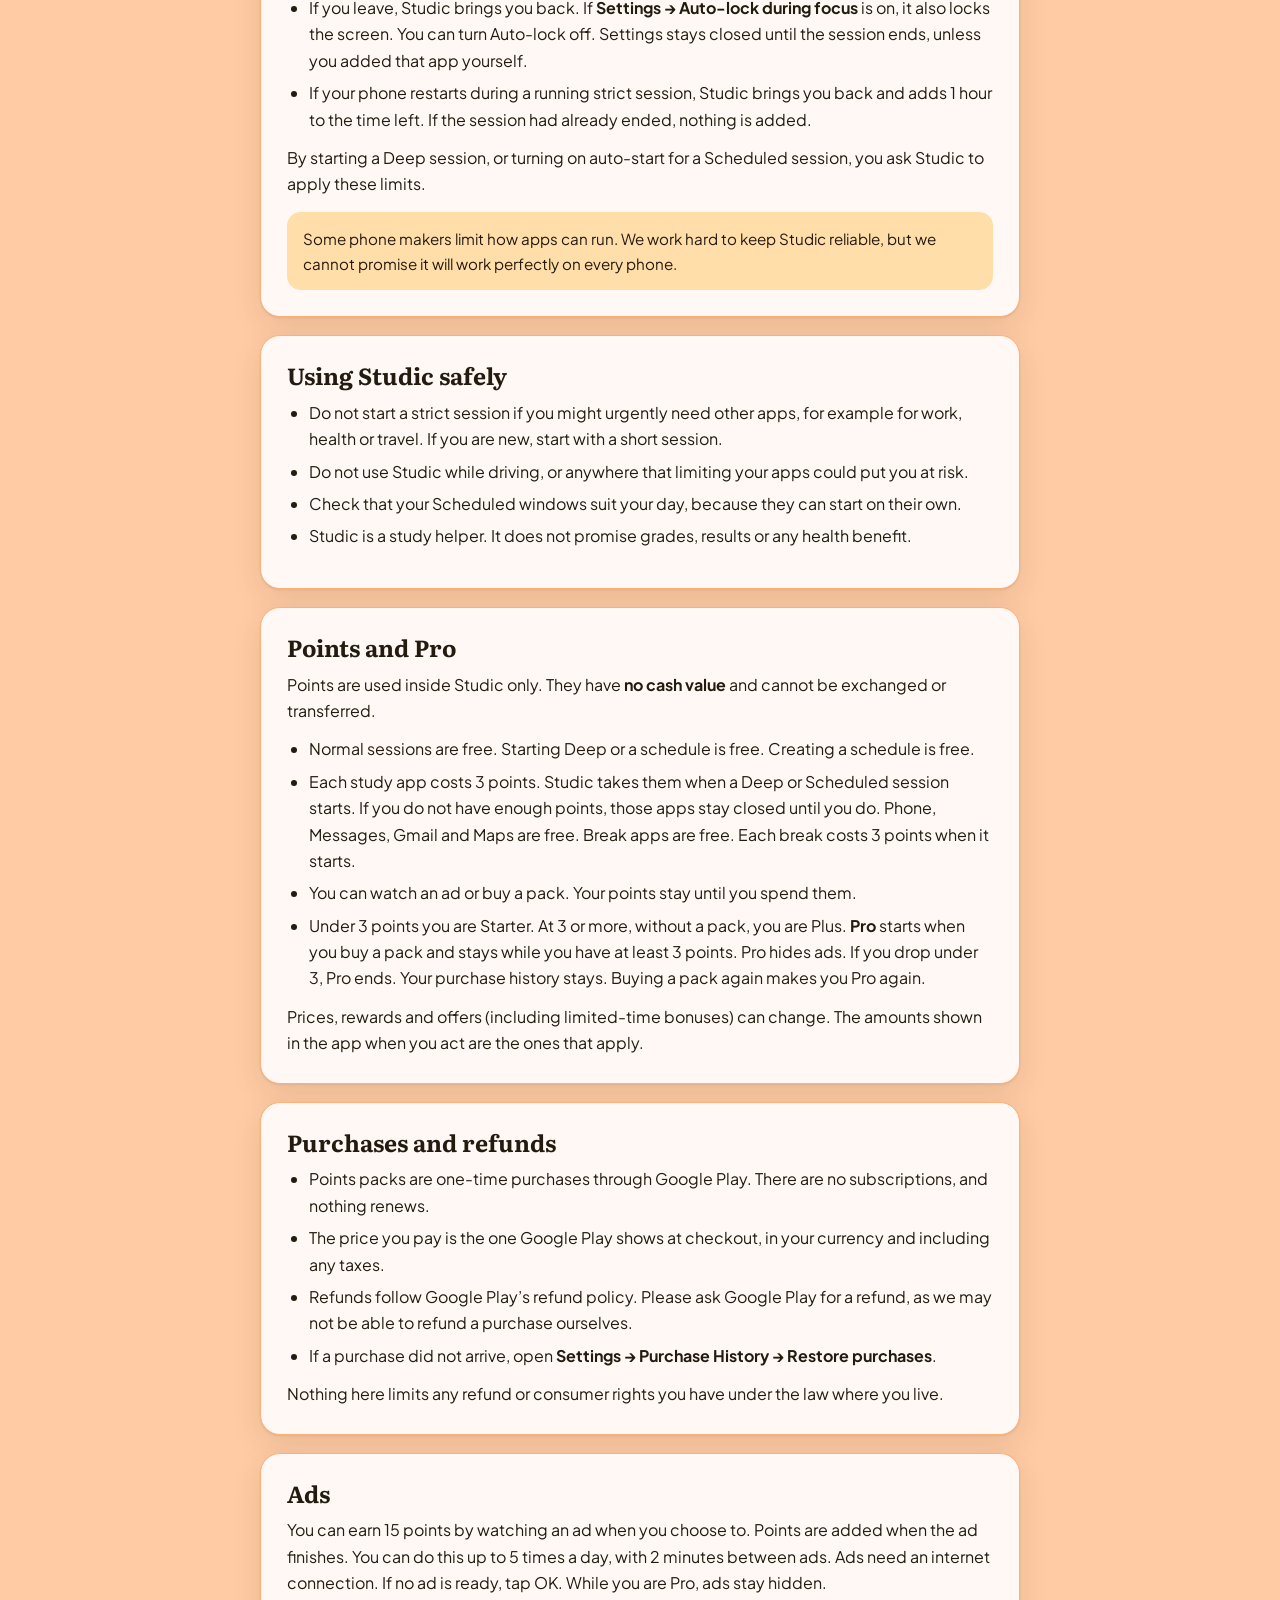
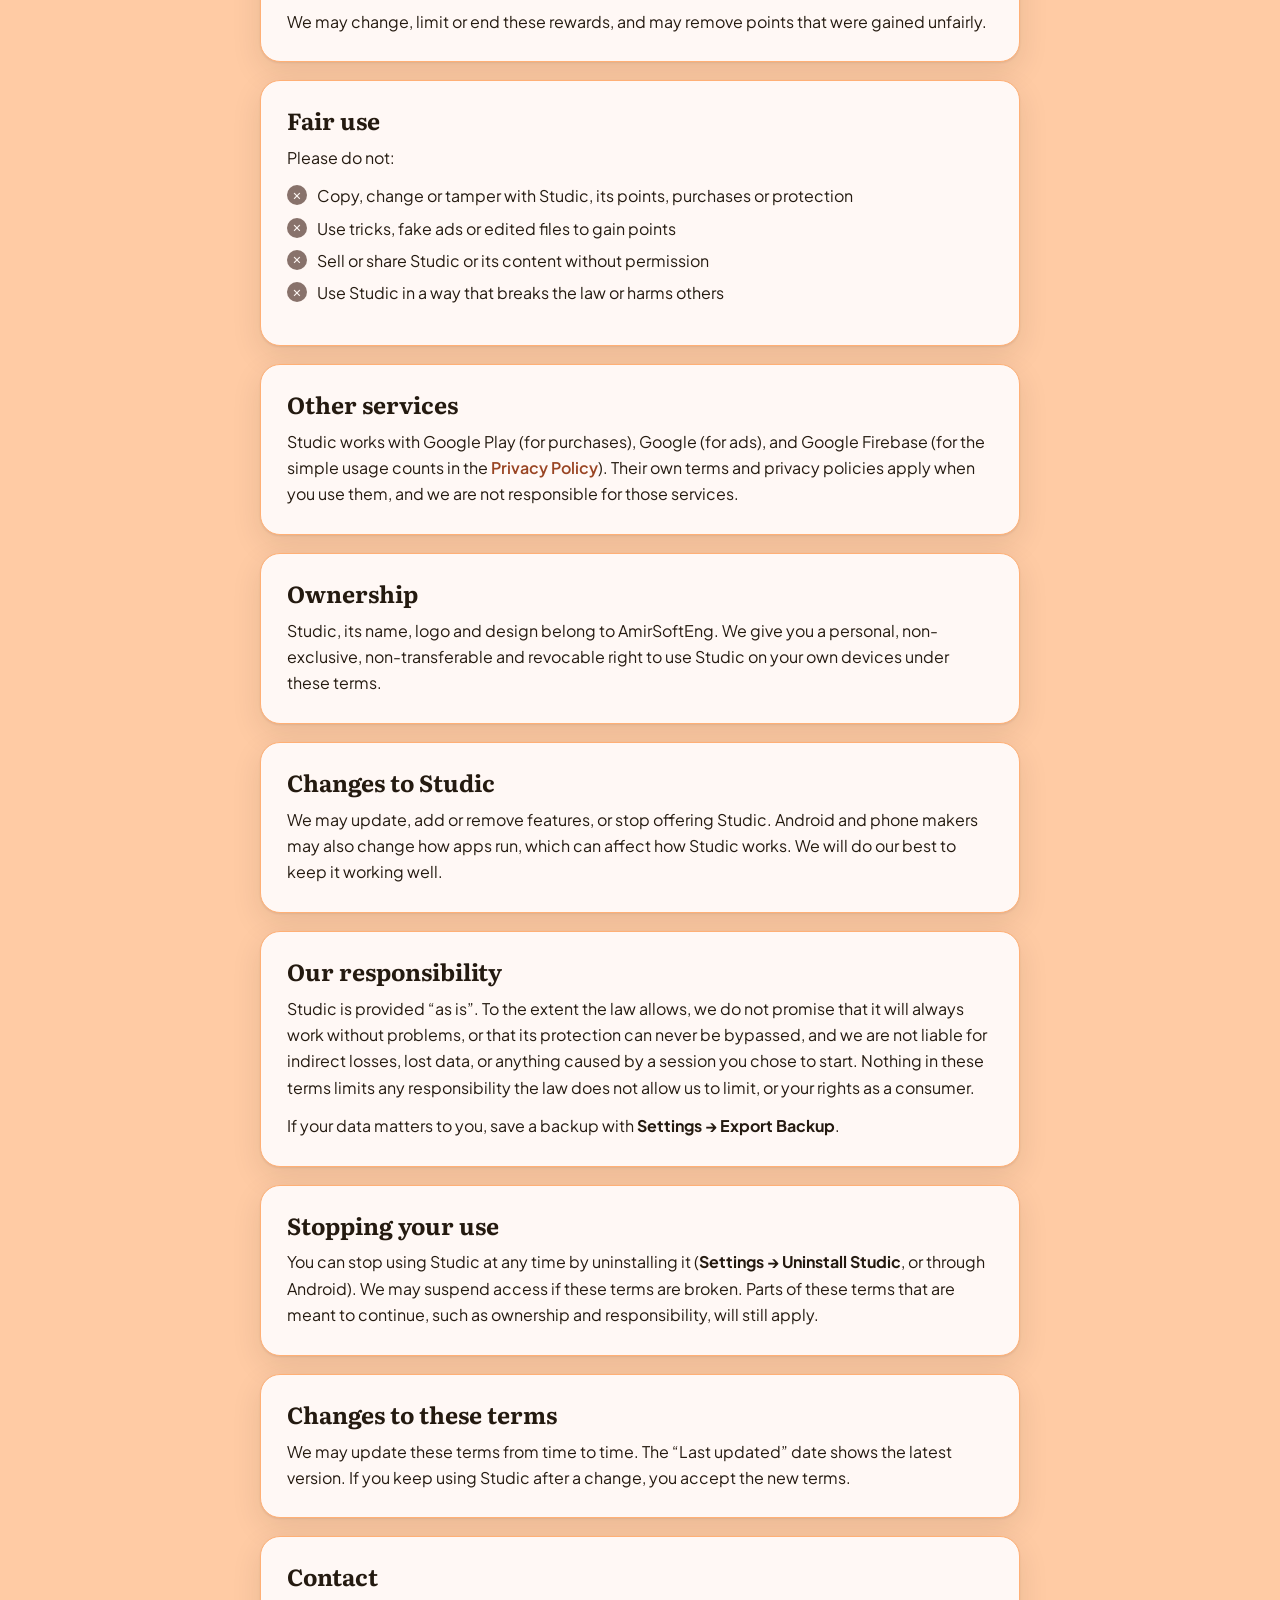
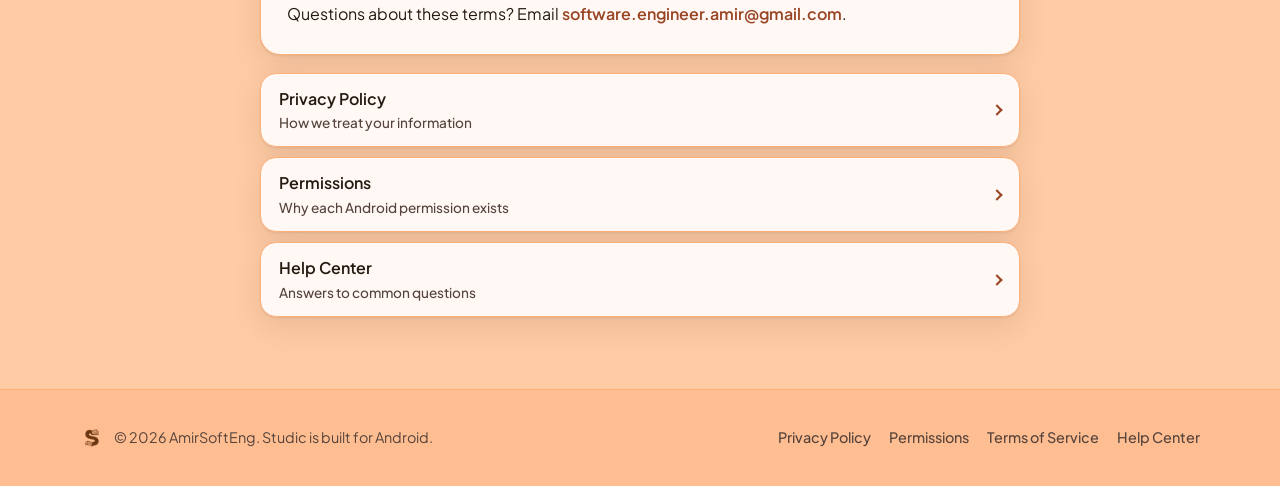
<file: terms/index.html>
<!doctype html>
<html lang="en">
<head>
  <meta charset="utf-8">
  <meta name="viewport" content="width=device-width, initial-scale=1, viewport-fit=cover">
  <title>Terms of Service — Studic</title>
  <meta name="description" content="The rules for using Studic: focus modes, strict sessions, points, purchases and your responsibilities.">
  <meta name="theme-color" content="#ffb076">
  <link rel="icon" type="image/png" sizes="32x32" href="../assets/img/favicon-32.png">
  <link rel="icon" type="image/png" sizes="192x192" href="../assets/img/icon-192.png">
  <link rel="apple-touch-icon" href="../assets/img/apple-touch-icon.png">
  <link rel="stylesheet" href="../assets/css/style.css">
  <script src="../assets/js/main.js"></script>
</head>
<body>
  <a class="skip-link" href="#main">Skip to content</a>

  <header class="site-header">
    <div class="container header-inner">
      <a class="brand" href="../" aria-label="Studic home"><img class="brand-logo brand-logo-light" src="../assets/img/studic-wordmark.png" width="130" height="40" alt="Studic"><img class="brand-logo brand-logo-dark" src="../assets/img/studic-wordmark-dark.png" width="130" height="40" alt="" aria-hidden="true"></a>
      <nav class="nav" id="site-nav" aria-label="Main">
        <a href="../#features">Features</a>
        <a href="../#modes">Modes</a>
        <a href="../help/">Help Center</a>
        <a href="../permissions/">Permissions</a>
        <a href="../privacy/">Privacy Policy</a>
        <a href="../terms/" aria-current="page">Terms of Service</a>
      </nav>
      <div class="header-actions">
        <button class="icon-btn" id="theme-toggle" type="button" aria-label="Switch to dark theme" aria-pressed="false">
          <svg class="icon-moon" viewBox="0 0 24 24" aria-hidden="true"><path d="M21 12.79A9 9 0 1 1 11.21 3 7 7 0 0 0 21 12.79z"/></svg>
          <svg class="icon-sun" viewBox="0 0 24 24" aria-hidden="true"><circle cx="12" cy="12" r="4"/><path d="M12 2v2M12 20v2M4.93 4.93l1.41 1.41M17.66 17.66l1.41 1.41M2 12h2M20 12h2M4.93 19.07l1.41-1.41M17.66 6.34l1.41-1.41"/></svg>
        </button>
        <a class="btn btn-primary header-cta" href="https://play.google.com/store/apps/details?id=com.amirsofteng.studic" rel="noopener" target="_blank">Get Studic</a>
        <button class="icon-btn menu-btn" id="menu-toggle" type="button" aria-label="Open menu" aria-controls="site-nav" aria-expanded="false">
          <svg viewBox="0 0 24 24" aria-hidden="true"><path d="M4 7h16M4 12h16M4 17h16"/></svg>
        </button>
      </div>
    </div>
  </header>

  <section class="doc-hero">
    <div class="container">
      <span class="eyebrow">Studic</span>
      <h1>Terms of <span class="gradient-text">Service</span></h1>
      <p class="meta">Last updated: 8 November 2026</p>
      <nav class="doc-tabs" aria-label="Pages">
        <a href="../privacy/">Privacy Policy</a>
        <a href="../permissions/">Permissions</a>
        <a href="./" aria-current="page">Terms of Service</a>
        <a href="../help/">Help Center</a>
      </nav>
    </div>
  </section>

  <main class="page" id="main">
    <p class="meta embed-only">Last updated: 8 November 2026</p>

    <section class="card summary" id="summary">
      <h2>The short version</h2>
      <ul class="checks">
        <li>Studic helps you focus. <strong>You choose</strong> when to start a session and for how long.</li>
        <li><strong>Deep and Scheduled sessions can&rsquo;t be ended early.</strong> Pick a length you can stick to.</li>
        <li>Points are used inside Studic only and have no cash value.</li>
        <li>Purchases are handled by Google Play. We never see your payment details.</li>
      </ul>
    </section>

    <details class="card toc">
      <summary>On this page</summary>
      <ol>
        <li><a href="#agreement">Agreement</a></li>
        <li><a href="#using">Using Studic</a></li>
        <li><a href="#modes">Focus modes</a></li>
        <li><a href="#safety">Using Studic safely</a></li>
        <li><a href="#points">Points and Pro</a></li>
        <li><a href="#purchases">Purchases and refunds</a></li>
        <li><a href="#rewards">Ads</a></li>
        <li><a href="#rules">Fair use</a></li>
        <li><a href="#third">Other services</a></li>
        <li><a href="#ip">Ownership</a></li>
        <li><a href="#changes-app">Changes to Studic</a></li>
        <li><a href="#warranty">Our responsibility</a></li>
        <li><a href="#ending">Stopping your use</a></li>
        <li><a href="#changes">Changes to these terms</a></li>
        <li><a href="#contact">Contact</a></li>
      </ol>
    </details>

    <section class="card" id="agreement">
      <h2>Agreement</h2>
      <p>These terms are between you and <strong>AmirSoftEng</strong> (&ldquo;we&rdquo;, &ldquo;us&rdquo;) and cover the Studic app and this website. By installing or using Studic, you agree to them. If you do not agree, please do not use Studic.</p>
      <p>How we treat your information is explained in our <a href="../privacy/">Privacy Policy</a>. Why each Android permission exists is explained on <a href="../permissions/">Permissions</a>.</p>
    </section>

    <section class="card" id="using">
      <h2>Using Studic</h2>
      <ul>
        <li>Studic works on Android 8.0 or newer and does not need an account.</li>
        <li>You must be old enough to agree to these terms where you live, or have a parent or guardian agree for you.</li>
        <li>You are responsible for your phone, your Google account and the permissions you allow.</li>
      </ul>
    </section>

    <section class="card" id="modes">
      <h2>Focus modes</h2>
      <h3>Normal</h3>
      <p>A free timer. All your apps stay available, and you can stop whenever you like.</p>
      <h3>Deep and Scheduled</h3>
      <p>Strict sessions that help you stay on task. While one is running:</p>
      <ul>
        <li>The session finishes when the timer or schedule ends, up to 12 hours.</li>
        <li>Only the study apps you chose stay available, plus Phone, Messages, Gmail and Maps. Break apps are free and open only during a break. Your home screen stays closed during focus and during a break.</li>
        <li>Each study app costs 3 points. Studic takes the points when the session starts. If you do not have enough points, those apps stay closed until you do. Starting the session is free.</li>
        <li>If you leave, Studic brings you back. If <strong>Settings &rarr; Auto-lock during focus</strong> is on, it also locks the screen. You can turn Auto-lock off. Settings stays closed until the session ends, unless you added that app yourself.</li>
        <li>If your phone restarts during a running strict session, Studic brings you back and adds 1 hour to the time left. If the session had already ended, nothing is added.</li>
      </ul>
      <p>By starting a Deep session, or turning on auto-start for a Scheduled session, you ask Studic to apply these limits.</p>
      <div class="callout warn">Some phone makers limit how apps can run. We work hard to keep Studic reliable, but we cannot promise it will work perfectly on every phone.</div>
    </section>

    <section class="card" id="safety">
      <h2>Using Studic safely</h2>
      <ul>
        <li>Do not start a strict session if you might urgently need other apps, for example for work, health or travel. If you are new, start with a short session.</li>
        <li>Do not use Studic while driving, or anywhere that limiting your apps could put you at risk.</li>
        <li>Check that your Scheduled windows suit your day, because they can start on their own.</li>
        <li>Studic is a study helper. It does not promise grades, results or any health benefit.</li>
      </ul>
    </section>

    <section class="card" id="points">
      <h2>Points and Pro</h2>
      <p>Points are used inside Studic only. They have <strong>no cash value</strong> and cannot be exchanged or transferred.</p>
      <ul>
        <li>Normal sessions are free. Starting Deep or a schedule is free. Creating a schedule is free.</li>
        <li>Each study app costs 3 points. Studic takes them when a Deep or Scheduled session starts. If you do not have enough points, those apps stay closed until you do. Phone, Messages, Gmail and Maps are free. Break apps are free. Each break costs 3 points when it starts.</li>
        <li>You can watch an ad or buy a pack. Your points stay until you spend them.</li>
        <li>Under 3 points you are Starter. At 3 or more, without a pack, you are Plus. <strong>Pro</strong> starts when you buy a pack and stays while you have at least 3 points. Pro hides ads. If you drop under 3, Pro ends. Your purchase history stays. Buying a pack again makes you Pro again.</li>
      </ul>
      <p>Prices, rewards and offers (including limited-time bonuses) can change. The amounts shown in the app when you act are the ones that apply.</p>
    </section>

    <section class="card" id="purchases">
      <h2>Purchases and refunds</h2>
      <ul>
        <li>Points packs are one-time purchases through Google Play. There are no subscriptions, and nothing renews.</li>
        <li>The price you pay is the one Google Play shows at checkout, in your currency and including any taxes.</li>
        <li>Refunds follow Google Play&rsquo;s refund policy. Please ask Google Play for a refund, as we may not be able to refund a purchase ourselves.</li>
        <li>If a purchase did not arrive, open <strong>Settings &rarr; Purchase History &rarr; Restore purchases</strong>.</li>
      </ul>
      <p>Nothing here limits any refund or consumer rights you have under the law where you live.</p>
    </section>

    <section class="card" id="rewards">
      <h2>Ads</h2>
      <p>You can earn 15 points by watching an ad when you choose to. Points are added when the ad finishes. You can do this up to 5 times a day, with 2 minutes between ads. Ads need an internet connection. If no ad is ready, tap OK. While you are Pro, ads stay hidden.</p>
      <p>We may change, limit or end these rewards, and may remove points that were gained unfairly.</p>
    </section>

    <section class="card" id="rules">
      <h2>Fair use</h2>
      <p>Please do not:</p>
      <ul class="crosses">
        <li>Copy, change or tamper with Studic, its points, purchases or protection</li>
        <li>Use tricks, fake ads or edited files to gain points</li>
        <li>Sell or share Studic or its content without permission</li>
        <li>Use Studic in a way that breaks the law or harms others</li>
      </ul>
    </section>

    <section class="card" id="third">
      <h2>Other services</h2>
      <p>Studic works with Google Play (for purchases), Google (for ads), and Google Firebase (for the simple usage counts in the <a href="../privacy/#analytics">Privacy Policy</a>). Their own terms and privacy policies apply when you use them, and we are not responsible for those services.</p>
    </section>

    <section class="card" id="ip">
      <h2>Ownership</h2>
      <p>Studic, its name, logo and design belong to AmirSoftEng. We give you a personal, non-exclusive, non-transferable and revocable right to use Studic on your own devices under these terms.</p>
    </section>

    <section class="card" id="changes-app">
      <h2>Changes to Studic</h2>
      <p>We may update, add or remove features, or stop offering Studic. Android and phone makers may also change how apps run, which can affect how Studic works. We will do our best to keep it working well.</p>
    </section>

    <section class="card" id="warranty">
      <h2>Our responsibility</h2>
      <p>Studic is provided &ldquo;as is&rdquo;. To the extent the law allows, we do not promise that it will always work without problems, or that its protection can never be bypassed, and we are not liable for indirect losses, lost data, or anything caused by a session you chose to start. Nothing in these terms limits any responsibility the law does not allow us to limit, or your rights as a consumer.</p>
      <p>If your data matters to you, save a backup with <strong>Settings &rarr; Export Backup</strong>.</p>
    </section>

    <section class="card" id="ending">
      <h2>Stopping your use</h2>
      <p>You can stop using Studic at any time by uninstalling it (<strong>Settings &rarr; Uninstall Studic</strong>, or through Android). We may suspend access if these terms are broken. Parts of these terms that are meant to continue, such as ownership and responsibility, will still apply.</p>
    </section>

    <section class="card" id="changes">
      <h2>Changes to these terms</h2>
      <p>We may update these terms from time to time. The &ldquo;Last updated&rdquo; date shows the latest version. If you keep using Studic after a change, you accept the new terms.</p>
    </section>

    <section class="card" id="contact">
      <h2>Contact</h2>
      <p>Questions about these terms? Email <a href="mailto:software.engineer.amir@gmail.com">software.engineer.amir@gmail.com</a>.</p>
    </section>

    <section aria-label="More pages">
      <div class="linklist">
        <a href="../privacy/"><div>Privacy Policy<span>How we treat your information</span></div></a>
        <a href="../permissions/"><div>Permissions<span>Why each Android permission exists</span></div></a>
        <a href="../help/"><div>Help Center<span>Answers to common questions</span></div></a>
      </div>
    </section>
  </main>

  <footer class="site-footer">
    <div class="container footer-inner">
      <span class="footer-brand"><img src="../assets/img/studic-mark.png" width="24" height="24" alt="" aria-hidden="true">&copy; 2026 AmirSoftEng. Studic is built for Android.</span>
      <div class="footer-links">
        <a href="../privacy/">Privacy Policy</a>
        <a href="../permissions/">Permissions</a>
        <a href="../terms/">Terms of Service</a>
        <a href="../help/">Help Center</a>
      </div>
    </div>
  </footer>
</body>
</html>
</file>
<file: assets/css/style.css>
@font-face {
  font-family: "Plus Jakarta Sans";
  src: url("../fonts/plus-jakarta-sans.woff2") format("woff2");
  font-weight: 400 800;
  font-style: normal;
  font-display: swap;
}
@font-face {
  font-family: "Literata";
  src: url("../fonts/literata.woff2") format("woff2");
  font-weight: 600 800;
  font-style: normal;
  font-display: swap;
}

:root {
  --bg: #ffcba4;
  --surface: #ffbe91;
  --card: #fff8f5;
  --card-soft: #fff1e7;
  --chip: #f3dfcf;
  --chrome: #ffb076;
  --primary: #994422;
  --on-primary: #ededed;
  --primary-container: #b85c38;
  --secondary: #476646;
  --secondary-container: #a4d59d;
  --on-secondary-container: #2c412a;
  --tertiary: #7c5700;
  --tertiary-fixed: #ffdeaa;
  --text: #241a10;
  --text-muted: #55433c;
  --outline: #88726b;
  --card-border: #ffb076;
  --header-bg: rgba(255, 190, 145, 0.78);
  --phone-bg: #3a2e23;
  --phone-text: #ffeee1;
  --shadow: 0 1px 2px rgba(36, 26, 16, 0.08), 0 10px 30px rgba(36, 26, 16, 0.1);
  --shadow-raised: 0 2px 4px rgba(36, 26, 16, 0.1), 0 18px 40px rgba(36, 26, 16, 0.16);
  --radius: 20px;
  --font-head: "Literata", Georgia, "Times New Roman", serif;
  --font-body: "Plus Jakarta Sans", system-ui, -apple-system, "Segoe UI", Roboto, sans-serif;
  --header-h: 68px;
  color-scheme: light;
}

[data-theme="dark"] {
  --bg: #3a2e23;
  --surface: #2f261d;
  --card: #322820;
  --card-soft: #2a221a;
  --chip: #493c31;
  --chrome: #3a2e23;
  --primary: #ffb47b;
  --on-primary: #5c1d00;
  --primary-container: #994422;
  --secondary: #8bc986;
  --secondary-container: #3a5438;
  --on-secondary-container: #c8ecc3;
  --tertiary: #ffdeaa;
  --tertiary-fixed: rgba(255, 222, 170, 0.18);
  --text: #ffeee1;
  --text-muted: #dbc1b8;
  --outline: #88726b;
  --card-border: #55433c;
  --header-bg: rgba(47, 38, 29, 0.78);
  --phone-bg: #1a1410;
  --phone-text: #ffeee1;
  --shadow: 0 1px 2px rgba(0, 0, 0, 0.3), 0 10px 30px rgba(0, 0, 0, 0.25);
  --shadow-raised: 0 2px 4px rgba(0, 0, 0, 0.35), 0 18px 40px rgba(0, 0, 0, 0.35);
  color-scheme: dark;
}

*,
*::before,
*::after {
  box-sizing: border-box;
}
html {
  scroll-behavior: smooth;
  scroll-padding-top: calc(var(--header-h) + 12px);
  -webkit-text-size-adjust: 100%;
  text-size-adjust: 100%;
  -webkit-tap-highlight-color: transparent;
}
body {
  margin: 0;
  background: var(--bg);
  color: var(--text);
  font-family: var(--font-body);
  font-size: 16px;
  line-height: 1.65;
  overflow-wrap: break-word;
  -webkit-font-smoothing: antialiased;
  transition: background-color 0.25s ease, color 0.25s ease;
}
a {
  color: var(--primary);
  text-decoration: none;
  font-weight: 600;
  overflow-wrap: anywhere;
}
a:hover {
  text-decoration: underline;
}
img,
svg {
  max-width: 100%;
}
h1,
h2,
h3,
h4 {
  font-family: var(--font-head);
  line-height: 1.2;
  margin: 0 0 0.5em;
  color: var(--text);
}
p {
  margin: 0 0 12px;
}
p:last-child {
  margin-bottom: 0;
}
:focus-visible {
  outline: 3px solid var(--primary);
  outline-offset: 2px;
  border-radius: 6px;
}
.container {
  width: 100%;
  max-width: 1160px;
  margin: 0 auto;
  padding: 0 20px;
}
.skip-link {
  position: absolute;
  left: -999px;
  top: 8px;
  z-index: 100;
  background: var(--primary);
  color: var(--on-primary);
  padding: 10px 16px;
  border-radius: 999px;
}
.skip-link:focus {
  left: 8px;
}

.site-header {
  position: sticky;
  top: 0;
  z-index: 50;
  background: var(--header-bg);
  -webkit-backdrop-filter: blur(14px);
  backdrop-filter: blur(14px);
  border-bottom: 1px solid var(--card-border);
}
.header-inner {
  display: flex;
  align-items: center;
  justify-content: space-between;
  height: var(--header-h);
  gap: 16px;
}
.brand {
  display: flex;
  align-items: center;
  gap: 10px;
  color: var(--text);
  font-family: var(--font-head);
  font-weight: 700;
  font-size: 1.35rem;
}
.brand:hover {
  text-decoration: none;
}
.brand-logo {
  display: block;
  height: 40px;
  width: auto;
}
.brand-logo-dark {
  display: none;
}
[data-theme="dark"] .brand-logo-light {
  display: none;
}
[data-theme="dark"] .brand-logo-dark {
  display: block;
}
.footer-brand {
  display: inline-flex;
  align-items: center;
  gap: 10px;
}
.footer-brand img {
  border-radius: 6px;
}
.nav {
  display: flex;
  align-items: center;
  gap: 6px;
}
.nav a {
  color: var(--text-muted);
  font-weight: 500;
  font-size: 0.95rem;
  padding: 8px 14px;
  border-radius: 999px;
}
.nav a:hover,
.nav a[aria-current="page"] {
  background: var(--card-soft);
  color: var(--text);
  text-decoration: none;
}
.header-actions {
  display: flex;
  align-items: center;
  gap: 10px;
}
.icon-btn {
  width: 42px;
  height: 42px;
  border-radius: 999px;
  display: grid;
  place-items: center;
  cursor: pointer;
  padding: 0;
  background: var(--card);
  color: var(--text);
  border: 1px solid var(--card-border);
  transition: transform 0.15s ease, background-color 0.2s ease;
}
.icon-btn:hover {
  transform: translateY(-1px);
}
.icon-btn svg {
  width: 20px;
  height: 20px;
  fill: none;
  stroke: currentColor;
  stroke-width: 2;
  stroke-linecap: round;
  stroke-linejoin: round;
}
.icon-sun {
  display: none;
}
[data-theme="dark"] .icon-sun {
  display: block;
}
[data-theme="dark"] .icon-moon {
  display: none;
}
.menu-btn {
  display: none;
}

.btn {
  display: inline-flex;
  align-items: center;
  justify-content: center;
  gap: 8px;
  min-height: 46px;
  padding: 12px 22px;
  border-radius: 999px;
  font-family: var(--font-body);
  font-weight: 600;
  font-size: 0.95rem;
  cursor: pointer;
  border: 1px solid transparent;
  transition: transform 0.15s ease, box-shadow 0.2s ease;
}
.btn:hover {
  text-decoration: none;
  transform: translateY(-2px);
  box-shadow: var(--shadow-raised);
}
.btn-primary {
  background: var(--primary);
  color: var(--on-primary);
  box-shadow: var(--shadow);
}
.btn-outline {
  background: var(--card);
  color: var(--text);
  border-color: var(--card-border);
}
.btn small {
  display: block;
  font-size: 0.65rem;
  font-weight: 500;
  letter-spacing: 0.08em;
  opacity: 0.8;
  line-height: 1;
}
.btn .btn-stack {
  display: flex;
  flex-direction: column;
  align-items: flex-start;
  line-height: 1.2;
}
.btn svg {
  width: 22px;
  height: 22px;
}
.chip {
  display: inline-flex;
  align-items: center;
  gap: 8px;
  padding: 6px 14px;
  border-radius: 999px;
  background: var(--secondary-container);
  color: var(--on-secondary-container);
  font-size: 0.8rem;
  font-weight: 600;
  letter-spacing: 0.02em;
}
.chip-dot {
  width: 8px;
  height: 8px;
  border-radius: 50%;
  background: var(--secondary);
  animation: pulse 2s ease-in-out infinite;
}
@keyframes pulse {
  0%,
  100% {
    opacity: 1;
  }
  50% {
    opacity: 0.35;
  }
}
.gradient-text {
  background: linear-gradient(90deg, var(--primary), var(--tertiary));
  -webkit-background-clip: text;
  background-clip: text;
  color: transparent;
}

.hero,
.doc-hero {
  position: relative;
  overflow: hidden;
}
.hero::before,
.hero::after,
.doc-hero::before,
.doc-hero::after {
  content: "";
  position: absolute;
  border-radius: 50%;
  filter: blur(80px);
  opacity: 0.55;
  z-index: 0;
  pointer-events: none;
}
.hero::before,
.doc-hero::before {
  width: 440px;
  height: 440px;
  top: -140px;
  left: -100px;
  background: var(--primary-container);
}
.hero::after,
.doc-hero::after {
  width: 400px;
  height: 400px;
  bottom: -160px;
  right: -60px;
  background: var(--secondary-container);
}
[data-theme="dark"] .hero::before,
[data-theme="dark"] .hero::after,
[data-theme="dark"] .doc-hero::before,
[data-theme="dark"] .doc-hero::after {
  opacity: 0.35;
}
.hero > .container,
.doc-hero > .container {
  position: relative;
  z-index: 1;
}
.hero {
  padding: 80px 0 72px;
}
.hero-grid {
  display: grid;
  grid-template-columns: 1.15fr 0.85fr;
  gap: 48px;
  align-items: center;
}
.hero h1 {
  font-size: clamp(2.4rem, 5.5vw, 4rem);
  margin: 22px 0 18px;
  letter-spacing: -0.01em;
}
.hero p.lead {
  font-size: 1.15rem;
  color: var(--text-muted);
  max-width: 560px;
  margin: 0 0 32px;
}
.hero-actions {
  display: flex;
  gap: 12px;
  flex-wrap: wrap;
}
.stats {
  display: grid;
  grid-template-columns: repeat(3, 1fr);
  gap: 14px;
  max-width: 560px;
  margin-top: 44px;
}
.stat {
  background: var(--card);
  border: 1px solid var(--card-border);
  border-radius: var(--radius);
  padding: 16px 18px;
  box-shadow: var(--shadow);
}
.stat strong {
  display: block;
  font-family: var(--font-head);
  font-size: 1.6rem;
  color: var(--primary);
  line-height: 1.2;
}
.stat span {
  color: var(--text-muted);
  font-size: 0.85rem;
}

.phone {
  width: 290px;
  max-width: 100%;
  margin: 0 auto;
  aspect-ratio: 9 / 18.5;
  border-radius: 44px;
  padding: 12px;
  background: var(--phone-bg);
  box-shadow: var(--shadow-raised);
  border: 1px solid var(--card-border);
  animation: float 6s ease-in-out infinite;
}
@keyframes float {
  0%,
  100% {
    transform: translateY(0);
  }
  50% {
    transform: translateY(-10px);
  }
}
.phone-screen {
  height: 100%;
  border-radius: 34px;
  overflow: hidden;
  display: flex;
  flex-direction: column;
  align-items: center;
  justify-content: center;
  gap: 14px;
  background: radial-gradient(120% 80% at 50% 0%, rgba(184, 92, 56, 0.45), transparent 60%), #2f261d;
  color: var(--phone-text);
  text-align: center;
  padding: 24px;
}
.phone-mode {
  font-size: 0.72rem;
  font-weight: 700;
  letter-spacing: 0.16em;
  text-transform: uppercase;
  color: #ffb47b;
}
.ring {
  width: 180px;
  height: 180px;
  border-radius: 50%;
  display: grid;
  place-items: center;
  background: conic-gradient(#ffb47b 0 72%, rgba(255, 238, 225, 0.12) 72% 100%);
}
.ring-inner {
  width: 152px;
  height: 152px;
  border-radius: 50%;
  background: #2f261d;
  display: flex;
  flex-direction: column;
  align-items: center;
  justify-content: center;
}
.ring-inner strong {
  font-family: var(--font-head);
  font-size: 2.3rem;
  line-height: 1;
}
.ring-inner span {
  font-size: 0.75rem;
  opacity: 0.7;
  margin-top: 6px;
}
.phone-note {
  font-size: 0.78rem;
  opacity: 0.75;
}
.phone-chips {
  display: flex;
  gap: 6px;
}
.phone-chips span {
  font-size: 0.7rem;
  padding: 4px 10px;
  border-radius: 999px;
  background: #3a5438;
  color: #c8ecc3;
}

.block {
  padding: 72px 0;
}
.block-alt {
  background: var(--surface);
  border-top: 1px solid var(--card-border);
  border-bottom: 1px solid var(--card-border);
}
.section-head {
  text-align: center;
  margin: 0 auto 40px;
  max-width: 660px;
}
.eyebrow {
  display: inline-block;
  color: var(--tertiary);
  font-weight: 700;
  font-size: 0.8rem;
  letter-spacing: 0.14em;
  text-transform: uppercase;
  margin-bottom: 10px;
}
.section-head h2 {
  font-size: clamp(1.8rem, 4vw, 2.6rem);
}
.section-head p {
  color: var(--text-muted);
  margin: 0;
}

.feature-grid {
  display: grid;
  grid-template-columns: repeat(3, 1fr);
  gap: 20px;
}
.feature {
  background: var(--card);
  border: 1px solid var(--card-border);
  border-radius: var(--radius);
  padding: 26px;
  box-shadow: var(--shadow);
  transition: transform 0.2s ease, box-shadow 0.2s ease;
}
.feature:hover {
  transform: translateY(-4px);
  box-shadow: var(--shadow-raised);
}
.feature-icon {
  width: 48px;
  height: 48px;
  border-radius: 14px;
  margin-bottom: 16px;
  display: grid;
  place-items: center;
  font-size: 1.4rem;
  background: var(--tertiary-fixed);
  color: var(--tertiary);
}
.feature:nth-child(3n + 2) .feature-icon {
  background: var(--secondary-container);
  color: var(--on-secondary-container);
}
.feature:nth-child(3n) .feature-icon {
  background: var(--chip);
  color: var(--primary);
}
.feature h3 {
  font-size: 1.2rem;
  margin-bottom: 6px;
}
.feature p {
  color: var(--text-muted);
  margin: 0;
  font-size: 0.95rem;
}

.mode-grid {
  display: grid;
  grid-template-columns: repeat(3, 1fr);
  gap: 20px;
}
.mode {
  position: relative;
  background: var(--card);
  border: 1px solid var(--card-border);
  border-radius: 24px;
  padding: 28px;
  box-shadow: var(--shadow);
  display: flex;
  flex-direction: column;
  gap: 12px;
}
.mode-featured {
  border: 2px solid var(--primary);
  box-shadow: var(--shadow-raised);
}
.mode-badge {
  position: absolute;
  top: -12px;
  right: 20px;
  background: var(--primary);
  color: var(--on-primary);
  font-size: 0.72rem;
  font-weight: 700;
  padding: 4px 12px;
  border-radius: 999px;
}
.mode h3 {
  font-size: 1.45rem;
  margin: 0;
}
.mode .tagline {
  color: var(--text-muted);
  margin: 0;
  font-size: 0.95rem;
}
.mode ul {
  list-style: none;
  margin: 8px 0 0;
  padding: 0;
  display: grid;
  gap: 8px;
}
.mode li {
  display: flex;
  gap: 10px;
  font-size: 0.93rem;
  margin: 0;
}
.mode li::before {
  content: "\2713";
  color: var(--secondary);
  font-weight: 700;
}
.mode li.no::before {
  content: "\2715";
  color: var(--outline);
}
.mode li.no {
  color: var(--text-muted);
}

.step-grid {
  display: grid;
  grid-template-columns: repeat(3, 1fr);
  gap: 20px;
  counter-reset: step;
}
.step {
  background: var(--card);
  border: 1px solid var(--card-border);
  border-radius: var(--radius);
  padding: 26px;
  box-shadow: var(--shadow);
}
.step::before {
  counter-increment: step;
  content: counter(step);
  display: grid;
  place-items: center;
  width: 40px;
  height: 40px;
  border-radius: 50%;
  background: var(--primary);
  color: var(--on-primary);
  font-family: var(--font-head);
  font-weight: 700;
  margin-bottom: 14px;
}
.step h3 {
  font-size: 1.15rem;
  margin-bottom: 6px;
}
.step p {
  color: var(--text-muted);
  margin: 0;
  font-size: 0.95rem;
}

.faq {
  max-width: 780px;
  margin: 0 auto;
  display: grid;
  gap: 12px;
}
.faq details,
.acc {
  background: var(--card);
  border: 1px solid var(--card-border);
  border-radius: 16px;
  box-shadow: var(--shadow);
}
.faq details {
  padding: 18px 22px;
}
.faq summary,
.acc > summary,
details.toc > summary {
  cursor: pointer;
  font-weight: 600;
  list-style: none;
  display: flex;
  justify-content: space-between;
  align-items: center;
  gap: 12px;
}
.faq summary::-webkit-details-marker,
.acc > summary::-webkit-details-marker,
details.toc > summary::-webkit-details-marker {
  display: none;
}
.faq summary::after,
.acc > summary::after,
details.toc > summary::after {
  content: "+";
  flex: 0 0 auto;
  color: var(--primary);
  font-size: 1.4rem;
  line-height: 1;
  transition: transform 0.2s ease;
}
.faq details[open] summary::after,
.acc[open] > summary::after,
details.toc[open] > summary::after {
  transform: rotate(45deg);
}
.faq details p {
  color: var(--text-muted);
  margin: 12px 0 0;
}

.cta {
  margin: 0 auto 80px;
  max-width: 1120px;
  text-align: center;
  padding: 64px 24px;
  border-radius: 32px;
  background: linear-gradient(135deg, var(--primary), var(--primary-container));
  color: var(--on-primary);
  box-shadow: var(--shadow-raised);
}
[data-theme="dark"] .cta {
  background: linear-gradient(135deg, var(--primary-container), #5c1d00);
  color: #ffeee1;
}
.cta h2 {
  color: inherit;
  font-size: clamp(1.8rem, 4vw, 2.6rem);
}
.cta p {
  opacity: 0.9;
  max-width: 560px;
  margin: 0 auto 28px;
}
.cta .btn {
  background: #fff8f5;
  color: #994422;
}

.site-footer {
  border-top: 1px solid var(--card-border);
  background: var(--surface);
  padding: 36px 0;
}
.footer-inner {
  display: flex;
  justify-content: space-between;
  align-items: center;
  gap: 16px;
  flex-wrap: wrap;
  color: var(--text-muted);
  font-size: 0.9rem;
}
.footer-links {
  display: flex;
  flex-wrap: wrap;
  gap: 8px 18px;
}
.footer-links a {
  color: var(--text-muted);
  font-weight: 500;
}

.doc-hero {
  padding: 56px 0 36px;
  text-align: center;
}
.doc-hero h1 {
  font-size: clamp(2.1rem, 5vw, 3.2rem);
  margin: 16px 0 10px;
  letter-spacing: -0.01em;
}
.doc-hero .lead {
  color: var(--text-muted);
  font-size: 1.1rem;
  max-width: 560px;
  margin: 0 auto;
}
.doc-hero .meta {
  margin: 0;
}
.meta {
  color: var(--text-muted);
  font-size: 0.85rem;
  font-weight: 500;
}
.doc-tabs {
  display: flex;
  flex-wrap: wrap;
  justify-content: center;
  gap: 8px;
  margin-top: 24px;
}
.doc-tabs a {
  padding: 8px 16px;
  min-height: 40px;
  display: inline-flex;
  align-items: center;
  border-radius: 999px;
  border: 1px solid var(--card-border);
  background: var(--card);
  color: var(--text);
  font-size: 0.9rem;
  font-weight: 600;
}
.doc-tabs a:hover {
  text-decoration: none;
  background: var(--card-soft);
}
.doc-tabs a[aria-current="page"] {
  background: var(--primary);
  border-color: var(--primary);
  color: var(--on-primary);
}

.page {
  max-width: 800px;
  margin: 0 auto;
  padding: 8px 20px calc(72px + env(safe-area-inset-bottom));
}
.page > * + * {
  margin-top: 18px;
}

.card {
  background: var(--card);
  border: 1px solid var(--card-border);
  border-radius: var(--radius);
  padding: 26px;
  box-shadow: var(--shadow);
}
.card > h2:not(:first-child) {
  margin-top: 22px;
}
.card h2,
.page > section > h2 {
  font-size: 1.45rem;
  margin: 0 0 10px;
}
h3 {
  font-size: 1.05rem;
  margin: 18px 0 4px;
  font-family: var(--font-body);
  font-weight: 700;
}
h3:first-child {
  margin-top: 0;
}
.card.summary {
  background: var(--secondary-container);
  border-color: transparent;
  color: var(--on-secondary-container);
}
.card.summary h2 {
  color: var(--on-secondary-container);
}
.card.summary strong {
  color: inherit;
}

.callout {
  border-radius: 14px;
  padding: 14px 16px;
  font-size: 0.95rem;
  margin-top: 14px;
}
.callout.warn {
  background: var(--tertiary-fixed);
  color: var(--text);
}
.callout.info {
  background: var(--secondary-container);
  color: var(--on-secondary-container);
}

ul,
ol {
  margin: 0 0 12px;
  padding-left: 22px;
}
li + li {
  margin-top: 6px;
}
li > ul,
li > ol {
  margin-top: 6px;
  margin-bottom: 0;
}
ul.checks,
ul.crosses {
  list-style: none;
  padding-left: 0;
}
ul.checks li,
ul.crosses li {
  position: relative;
  padding-left: 30px;
}
ul.checks li::before,
ul.crosses li::before {
  position: absolute;
  left: 0;
  top: 2px;
  width: 20px;
  height: 20px;
  border-radius: 50%;
  display: grid;
  place-items: center;
  font-size: 0.7rem;
  font-weight: 800;
  line-height: 1;
}
ul.checks li::before {
  content: "\2713";
  background: var(--secondary);
  color: #fff8f5;
}
[data-theme="dark"] ul.checks li::before {
  color: #1a331a;
}
ul.crosses li::before {
  content: "\2715";
  background: var(--outline);
  color: #fff8f5;
}
.summary ul.checks li::before {
  background: var(--on-secondary-container);
  color: var(--secondary-container);
}
ol.steps {
  list-style: none;
  counter-reset: s;
  padding-left: 0;
}
ol.steps li {
  counter-increment: s;
  position: relative;
  padding-left: 42px;
  min-height: 30px;
}
ol.steps li::before {
  content: counter(s);
  position: absolute;
  left: 0;
  top: 0;
  width: 30px;
  height: 30px;
  border-radius: 50%;
  background: var(--primary);
  color: var(--on-primary);
  display: grid;
  place-items: center;
  font-size: 0.9rem;
  font-weight: 700;
}

.rows {
  margin: 0;
}
.rows > div {
  padding: 12px 0;
  border-top: 1px solid var(--card-border);
}
.rows > div:first-child {
  border-top: 0;
  padding-top: 0;
}
.rows > div:last-child {
  padding-bottom: 0;
}
.rows dt {
  font-weight: 700;
  margin: 0 0 2px;
}
.rows dd {
  margin: 0;
  color: var(--text-muted);
  font-size: 0.95rem;
}

details.toc {
  padding: 16px 22px;
}
details.toc ol {
  margin: 12px 0 0;
  padding-left: 22px;
}
details.toc a {
  font-weight: 500;
}

.group-title {
  margin: 28px 0 10px;
  font-family: var(--font-body);
  font-size: 0.78rem;
  font-weight: 700;
  letter-spacing: 0.12em;
  text-transform: uppercase;
  color: var(--tertiary);
}
.group-title:first-child {
  margin-top: 0;
}
.acc + .acc {
  margin-top: 10px;
}
.acc > summary {
  padding: 16px 20px;
  min-height: 56px;
  line-height: 1.4;
}
.acc-body {
  padding: 0 20px 18px;
  font-size: 0.97rem;
}
.acc-body > * + * {
  margin-top: 10px;
}
.acc-body .rows dd {
  font-size: 0.95rem;
}

.topics {
  display: flex;
  flex-wrap: wrap;
  gap: 8px;
}
.topics a {
  padding: 8px 14px;
  min-height: 40px;
  display: inline-flex;
  align-items: center;
  border-radius: 999px;
  border: 1px solid var(--card-border);
  background: var(--card);
  color: var(--text);
  font-size: 0.88rem;
  font-weight: 600;
  white-space: nowrap;
}
.topics a:hover {
  text-decoration: none;
  background: var(--card-soft);
}

.linklist {
  display: grid;
  gap: 10px;
}
.linklist a {
  display: flex;
  align-items: center;
  justify-content: space-between;
  gap: 12px;
  min-height: 60px;
  padding: 12px 18px;
  background: var(--card);
  border: 1px solid var(--card-border);
  border-radius: 16px;
  color: var(--text);
  box-shadow: var(--shadow);
}
.linklist a:hover {
  text-decoration: none;
  background: var(--card-soft);
}
.linklist a span {
  display: block;
  color: var(--text-muted);
  font-size: 0.85rem;
  font-weight: 500;
}
.linklist a::after {
  content: "";
  flex: 0 0 auto;
  width: 8px;
  height: 8px;
  border-right: 2px solid var(--primary);
  border-top: 2px solid var(--primary);
  transform: rotate(45deg);
}

.not-found {
  text-align: center;
  padding: 72px 20px 96px;
}
.not-found .big {
  font-family: var(--font-head);
  font-size: clamp(4rem, 14vw, 8rem);
  line-height: 1;
  font-weight: 700;
  margin: 0 0 8px;
  background: linear-gradient(90deg, var(--primary), var(--tertiary));
  -webkit-background-clip: text;
  background-clip: text;
  color: transparent;
}
.not-found .lead {
  color: var(--text-muted);
  margin: 0 auto 28px;
  max-width: 460px;
}

html[data-embed] {
  --header-h: 0px;
  --card: var(--surface);
  --shadow: none;
  --radius: 16px;
}
html[data-embed] body {
  transition: none;
}
html[data-embed] .site-header,
html[data-embed] .site-footer,
html[data-embed] .skip-link,
html[data-embed] .doc-hero,
html[data-embed] .cta-wrap,
html[data-embed] .browser-only {
  display: none !important;
}
html:not([data-embed]) .embed-only {
  display: none !important;
}
html[data-embed] .page {
  max-width: none;
  margin: 0;
  padding: 16px 20px calc(28px + env(safe-area-inset-bottom));
}
html[data-embed] .page > * + * {
  margin-top: 14px;
}
html[data-embed] .card {
  padding: 18px;
  box-shadow: none;
}
html[data-embed] .card.summary {
  border: 1px solid var(--card-border);
}
html[data-embed] .card h2,
html[data-embed] .page > section > h2 {
  font-size: 1.3rem;
}
html[data-embed] .acc,
html[data-embed] .linklist a {
  box-shadow: none;
}
html[data-embed] .acc > summary {
  padding: 14px 16px;
}
html[data-embed] .acc-body {
  padding: 0 16px 16px;
}
html[data-embed] details.toc {
  padding: 14px 18px;
}
html[data-embed] .topics {
  flex-wrap: nowrap;
  overflow-x: auto;
  scrollbar-width: none;
  margin: 0 -20px;
  padding: 2px 20px;
}
html[data-embed] .topics::-webkit-scrollbar {
  display: none;
}

@media (max-width: 1100px) {
  .menu-btn {
    display: grid;
  }
  .nav {
    display: none;
    position: absolute;
    top: var(--header-h);
    left: 0;
    right: 0;
    flex-direction: column;
    align-items: stretch;
    padding: 12px 20px 20px;
    background: var(--header-bg);
    -webkit-backdrop-filter: blur(14px);
    backdrop-filter: blur(14px);
    border-bottom: 1px solid var(--card-border);
  }
  .nav a {
    padding: 14px 16px;
    font-size: 1rem;
  }
  .nav.open {
    display: flex;
  }
}
@media (max-width: 960px) {
  .hero-grid {
    grid-template-columns: 1fr;
    text-align: center;
  }
  .hero p.lead,
  .stats {
    margin-left: auto;
    margin-right: auto;
  }
  .hero-actions {
    justify-content: center;
  }
  .feature-grid,
  .mode-grid,
  .step-grid {
    grid-template-columns: repeat(2, 1fr);
  }
}
@media (max-width: 720px) {
  :root {
    --header-h: 60px;
  }
  .header-cta {
    display: none;
  }
  .feature-grid,
  .mode-grid,
  .step-grid {
    grid-template-columns: 1fr;
  }
  .stats {
    gap: 8px;
  }
  .stat {
    padding: 12px;
  }
  .stat strong {
    font-size: 1.25rem;
  }
  .hero {
    padding: 48px 0 56px;
  }
  .block {
    padding: 56px 0;
  }
  .doc-hero {
    padding: 40px 0 24px;
  }
  .hero-actions .btn {
    width: 100%;
  }
  .page {
    padding-bottom: 56px;
  }
  .card {
    padding: 20px;
  }
  .cta {
    margin: 0 20px 56px;
    padding: 44px 20px;
    border-radius: 28px;
  }
  .footer-inner {
    flex-direction: column;
    align-items: flex-start;
  }
}
@media (max-width: 380px) {
  .container {
    padding: 0 16px;
  }
  .stat span {
    font-size: 0.75rem;
  }
  .brand-logo {
    height: 34px;
  }
}
@media (prefers-reduced-motion: reduce) {
  *,
  *::before,
  *::after {
    animation: none !important;
    transition: none !important;
  }
  html {
    scroll-behavior: auto;
  }
}
@media print {
  .site-header,
  .site-footer,
  .doc-tabs,
  .cta-wrap {
    display: none !important;
  }
  body {
    background: #fff;
    color: #000;
  }
  .card,
  .acc {
    box-shadow: none;
    background: #fff;
    border-color: #999;
  }
}


/* Permission page */
.badge-row {
  display: flex;
  flex-wrap: wrap;
  gap: 8px;
  margin: 8px 0 12px;
}
.badge {
  display: inline-block;
  font-size: 0.72rem;
  font-weight: 700;
  letter-spacing: 0.04em;
  text-transform: uppercase;
  padding: 4px 10px;
  border-radius: 999px;
  background: var(--chip);
  color: var(--text);
}
.badge.optional {
  background: var(--secondary-container);
  color: var(--on-secondary-container);
}
.perm-id {
  margin: 0 0 10px;
  font-size: 0.82rem;
  color: var(--text-muted);
  word-break: break-word;
}
.perm h3 {
  margin-bottom: 0;
}
.perm h4 {
  margin: 16px 0 6px;
  font-size: 0.92rem;
  letter-spacing: 0.04em;
  text-transform: uppercase;
  color: var(--text-muted);
}
</file>
